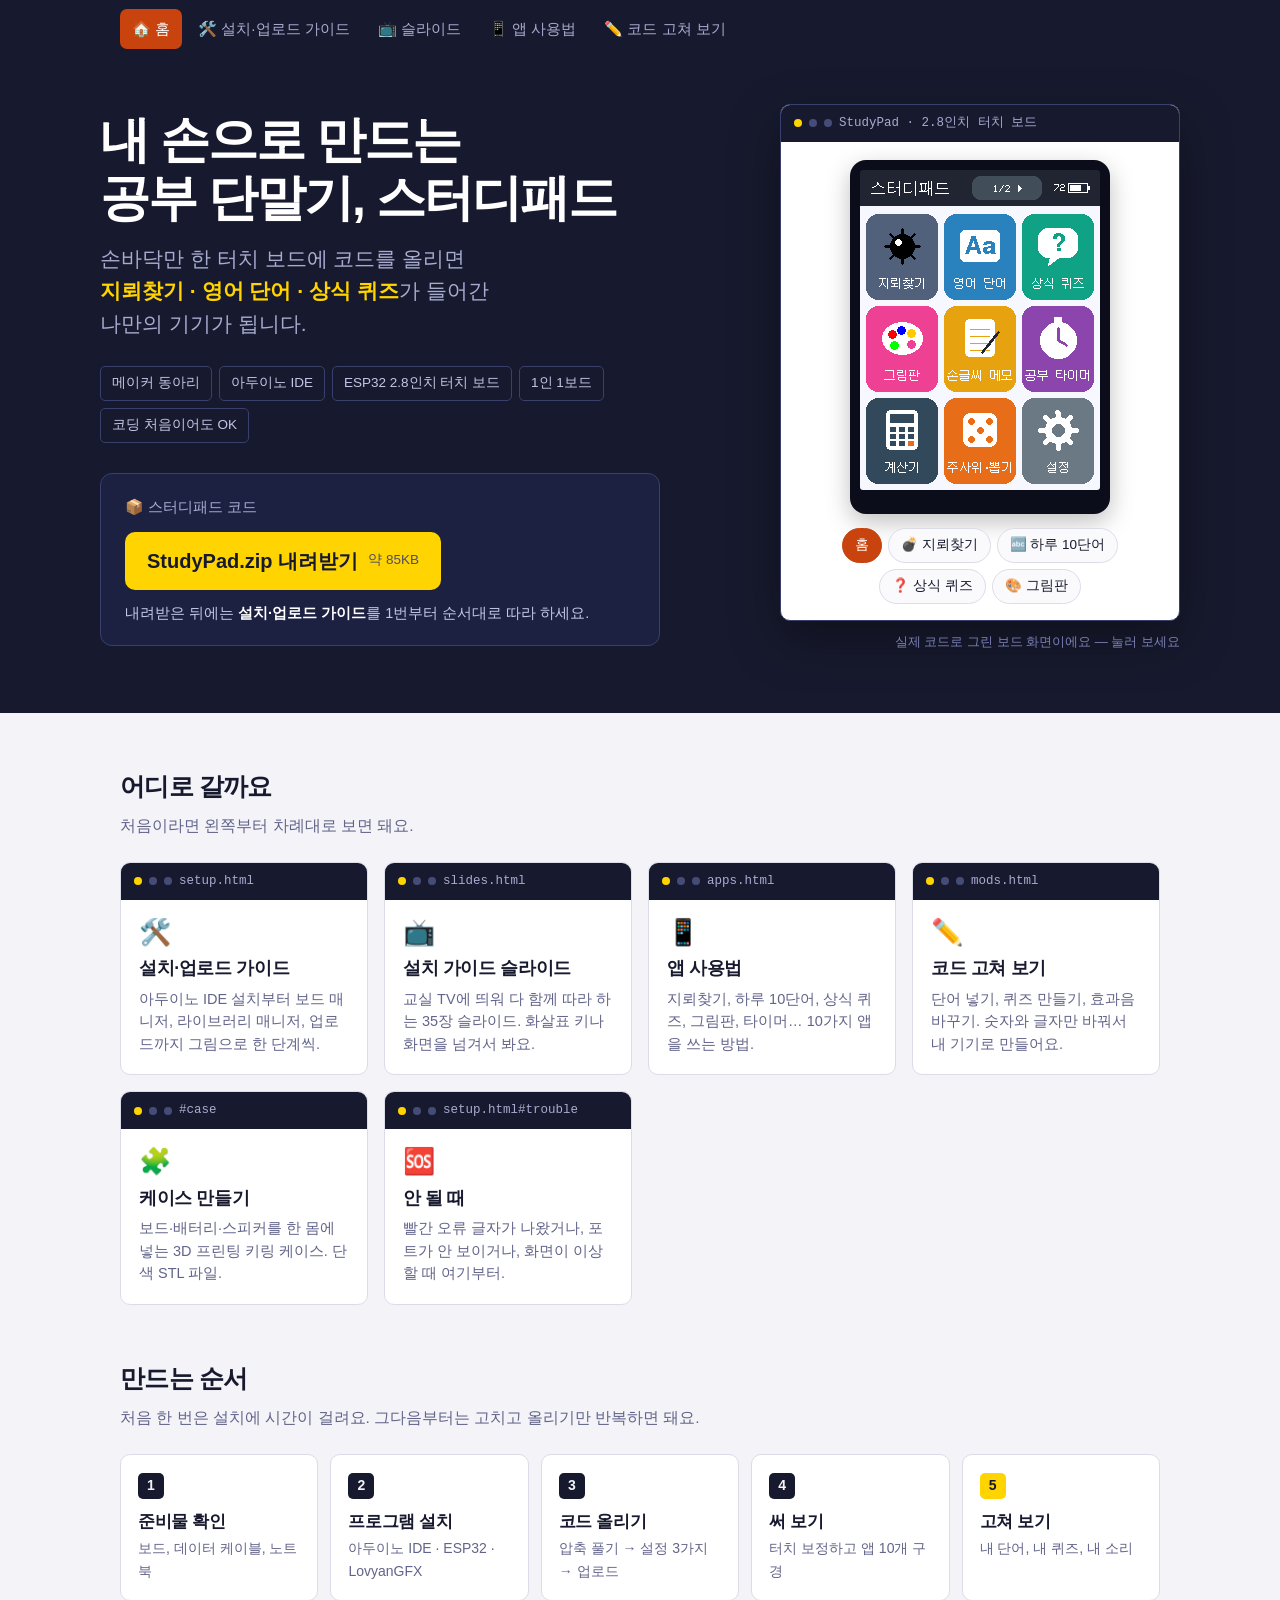
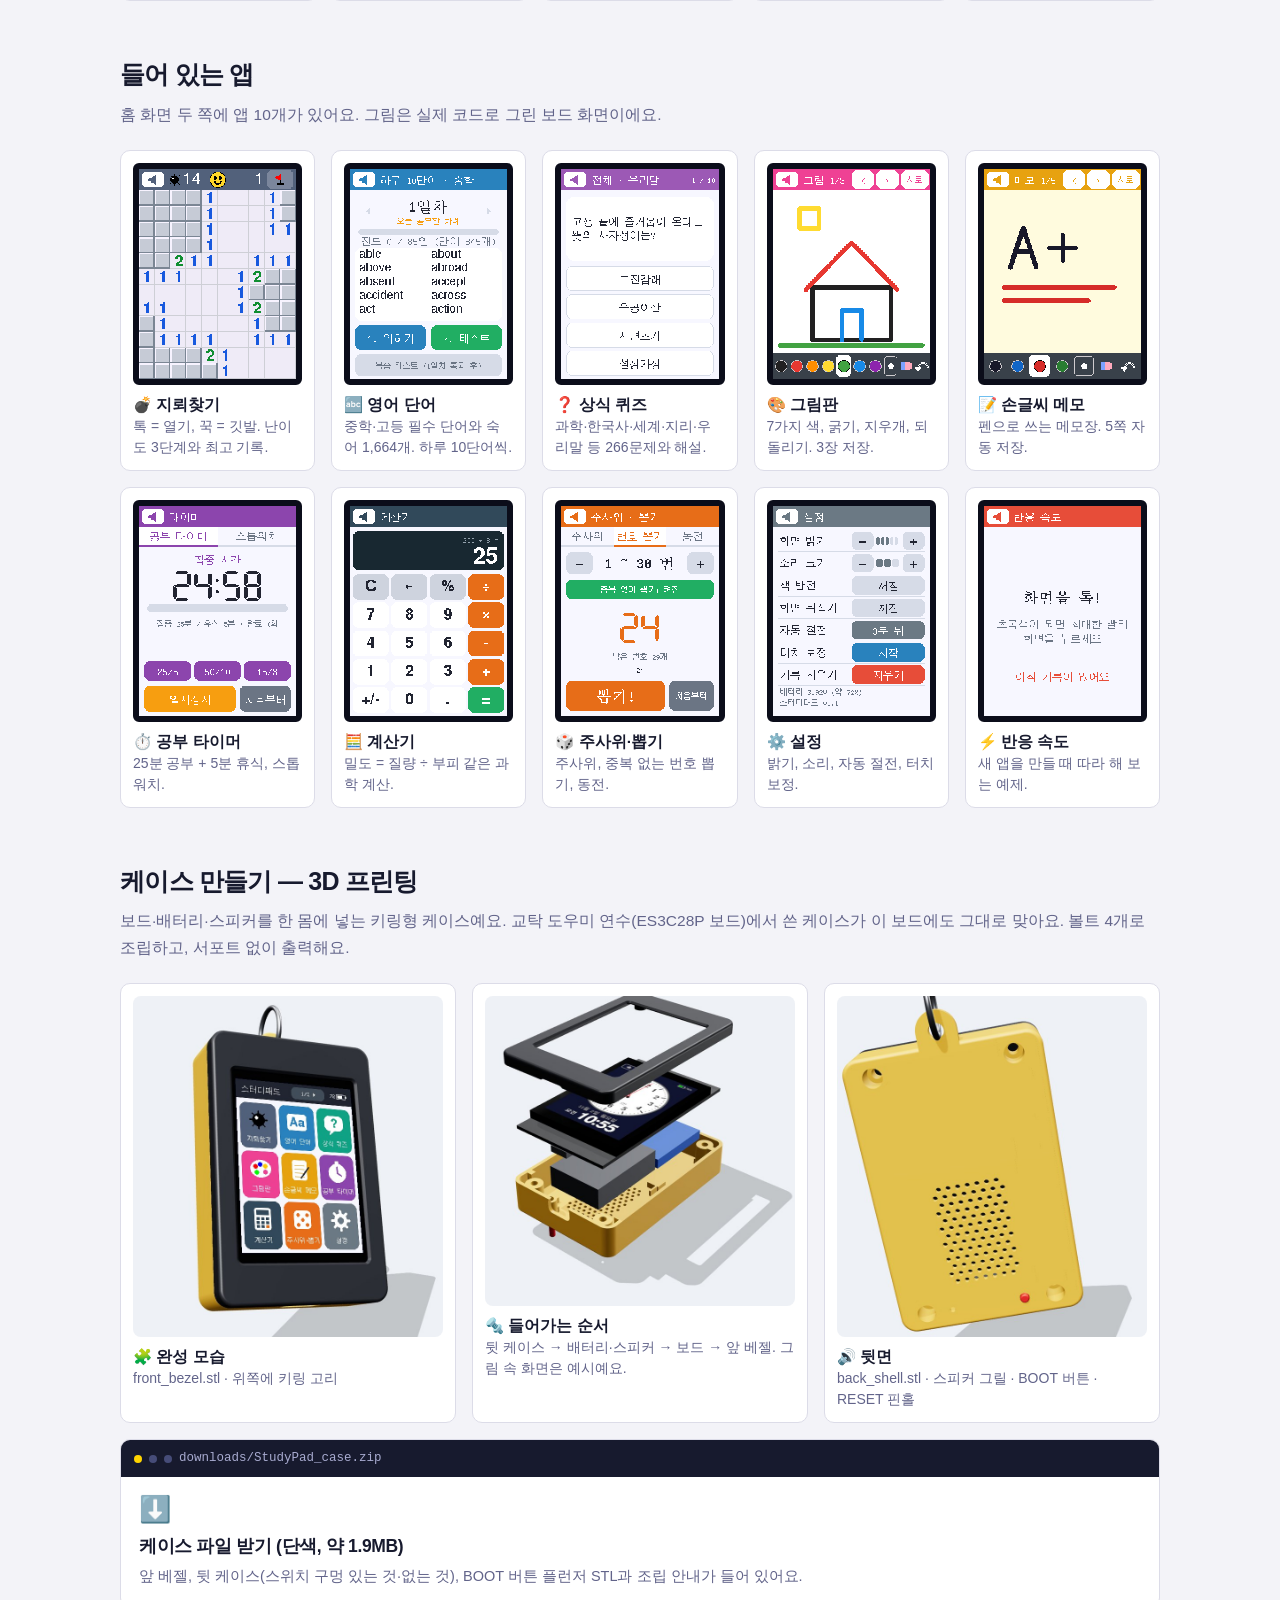
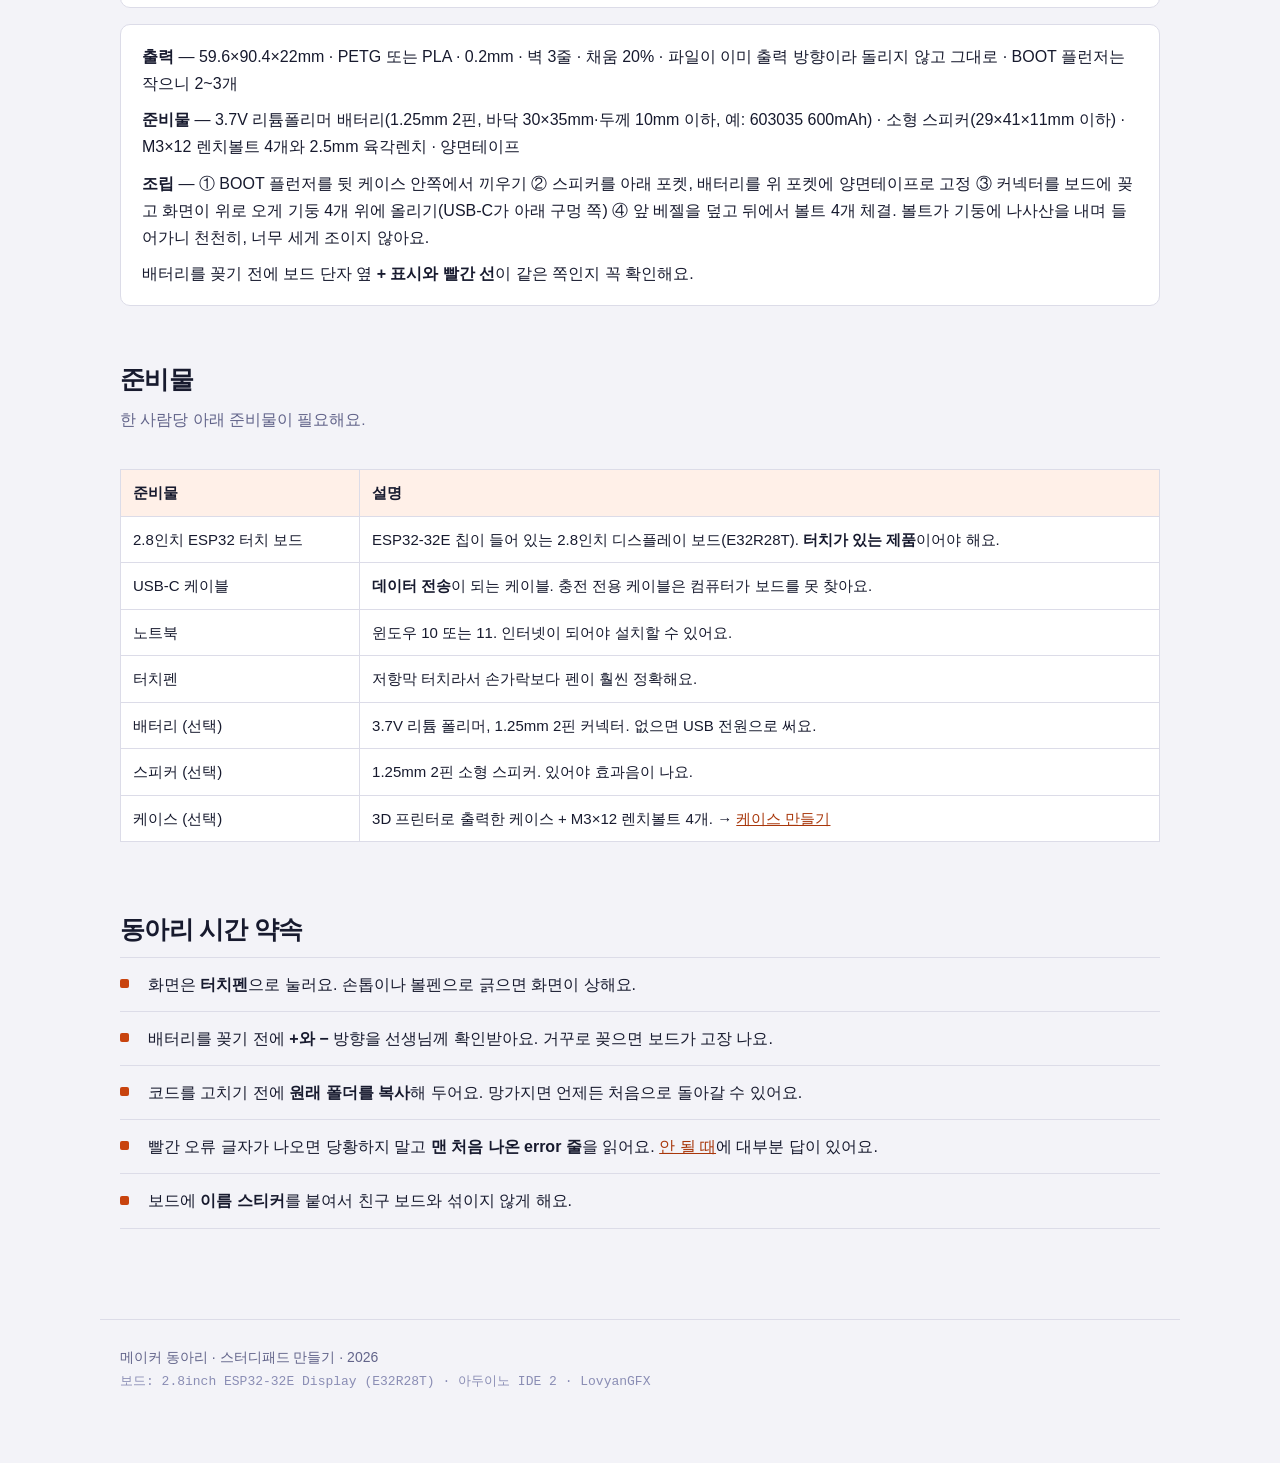
<file: index.html>
<!DOCTYPE html>
<html lang="ko">
<head>
<meta charset="utf-8">
<meta name="viewport" content="width=device-width, initial-scale=1.0">
<meta name="theme-color" content="#171A2E">
<title>스터디패드 만들기</title>
<link rel="stylesheet" href="style.css">
</head>
<body>
<nav><div class="in">
  <a class="on" href="index.html">🏠 홈</a>
  <a href="setup.html">🛠️ 설치·업로드 가이드</a>
  <a href="slides.html">📺 슬라이드</a>
  <a href="apps.html">📱 앱 사용법</a>
  <a href="mods.html">✏️ 코드 고쳐 보기</a>
</div></nav>

<header class="hero"><div class="in">
  <div>
    <h1>내 손으로 만드는<br>공부 단말기, 스터디패드</h1>
    <p class="say">손바닥만 한 터치 보드에 코드를 올리면<br><b>지뢰찾기 · 영어 단어 · 상식 퀴즈</b>가 들어간<br>나만의 기기가 됩니다.</p>
    <div class="badges">
      <span>메이커 동아리</span><span>아두이노 IDE</span><span>ESP32 2.8인치 터치 보드</span><span>1인 1보드</span><span>코딩 처음이어도 OK</span>
    </div>
    <div class="linkbox">
      <span class="cap">📦 스터디패드 코드</span>
      <a class="dl" href="downloads/StudyPad.zip">StudyPad.zip 내려받기 <small>약 85KB</small></a>
      <span class="how">내려받은 뒤에는 <b>설치·업로드 가이드</b>를 1번부터 순서대로 따라 하세요.</span>
    </div>
  </div>
  <figure style="margin:0">
    <div class="screen">
      <div class="chrome"><i></i><i></i><i></i><span>StudyPad · 2.8인치 터치 보드</span></div>
      <div class="demo">
        <div class="board"><img id="demoImg" src="shots/board_home.png" alt="스터디패드 홈 화면" width="240" height="320"></div>
        <div class="chips" role="group" aria-label="화면 바꿔 보기">
          <button type="button" data-img="board_home.png" aria-pressed="true">홈</button>
          <button type="button" data-img="board_mine_play.png" aria-pressed="false">💣 지뢰찾기</button>
          <button type="button" data-img="board_daily.png" aria-pressed="false">🔤 하루 10단어</button>
          <button type="button" data-img="board_quiz_q.png" aria-pressed="false">❓ 상식 퀴즈</button>
          <button type="button" data-img="board_paint.png" aria-pressed="false">🎨 그림판</button>
        </div>
      </div>
    </div>
    <figcaption>실제 코드로 그린 보드 화면이에요 — 눌러 보세요</figcaption>
  </figure>
</div></header>

<main>
  <section>
    <h2>어디로 갈까요</h2>
    <p class="lede">처음이라면 왼쪽부터 차례대로 보면 돼요.</p>
    <div class="pages">
      <a href="setup.html"><div class="screen"><div class="chrome"><i></i><i></i><i></i><span>setup.html</span></div>
        <div class="pad"><span class="em">🛠️</span><b>설치·업로드 가이드</b><p>아두이노 IDE 설치부터 보드 매니저, 라이브러리 매니저, 업로드까지 그림으로 한 단계씩.</p></div></div></a>
      <a href="slides.html"><div class="screen"><div class="chrome"><i></i><i></i><i></i><span>slides.html</span></div>
        <div class="pad"><span class="em">📺</span><b>설치 가이드 슬라이드</b><p>교실 TV에 띄워 다 함께 따라 하는 35장 슬라이드. 화살표 키나 화면을 넘겨서 봐요.</p></div></div></a>
      <a href="apps.html"><div class="screen"><div class="chrome"><i></i><i></i><i></i><span>apps.html</span></div>
        <div class="pad"><span class="em">📱</span><b>앱 사용법</b><p>지뢰찾기, 하루 10단어, 상식 퀴즈, 그림판, 타이머… 10가지 앱을 쓰는 방법.</p></div></div></a>
      <a href="mods.html"><div class="screen"><div class="chrome"><i></i><i></i><i></i><span>mods.html</span></div>
        <div class="pad"><span class="em">✏️</span><b>코드 고쳐 보기</b><p>단어 넣기, 퀴즈 만들기, 효과음 바꾸기. 숫자와 글자만 바꿔서 내 기기로 만들어요.</p></div></div></a>
      <a href="#case"><div class="screen"><div class="chrome"><i></i><i></i><i></i><span>#case</span></div>
        <div class="pad"><span class="em">🧩</span><b>케이스 만들기</b><p>보드·배터리·스피커를 한 몸에 넣는 3D 프린팅 키링 케이스. 단색 STL 파일.</p></div></div></a>
      <a href="setup.html#trouble"><div class="screen"><div class="chrome"><i></i><i></i><i></i><span>setup.html#trouble</span></div>
        <div class="pad"><span class="em">🆘</span><b>안 될 때</b><p>빨간 오류 글자가 나왔거나, 포트가 안 보이거나, 화면이 이상할 때 여기부터.</p></div></div></a>
    </div>
  </section>

  <section>
    <h2>만드는 순서</h2>
    <p class="lede">처음 한 번은 설치에 시간이 걸려요. 그다음부터는 고치고 올리기만 반복하면 돼요.</p>
    <div class="flow">
      <a href="setup.html#s1"><span class="sn">1</span><b>준비물 확인</b><span>보드, 데이터 케이블, 노트북</span></a>
      <a href="setup.html#s2"><span class="sn">2</span><b>프로그램 설치</b><span>아두이노 IDE · ESP32 · LovyanGFX</span></a>
      <a href="setup.html#s7"><span class="sn">3</span><b>코드 올리기</b><span>압축 풀기 → 설정 3가지 → 업로드</span></a>
      <a href="apps.html"><span class="sn">4</span><b>써 보기</b><span>터치 보정하고 앱 10개 구경</span></a>
      <a href="mods.html"><span class="sn">5</span><b>고쳐 보기</b><span>내 단어, 내 퀴즈, 내 소리</span></a>
    </div>
  </section>

  <section>
    <h2>들어 있는 앱</h2>
    <p class="lede">홈 화면 두 쪽에 앱 10개가 있어요. 그림은 실제 코드로 그린 보드 화면이에요.</p>
    <div class="gallery">
      <figure><img src="shots/board_mine_play.png" alt="지뢰찾기 게임 화면" loading="lazy"><figcaption><b>💣 지뢰찾기</b>톡 = 열기, 꾹 = 깃발. 난이도 3단계와 최고 기록.</figcaption></figure>
      <figure><img src="shots/board_daily.png" alt="하루 10단어 화면" loading="lazy"><figcaption><b>🔤 영어 단어</b>중학·고등 필수 단어와 숙어 1,664개. 하루 10단어씩.</figcaption></figure>
      <figure><img src="shots/board_quiz_q.png" alt="상식 퀴즈 문제 화면" loading="lazy"><figcaption><b>❓ 상식 퀴즈</b>과학·한국사·세계·지리·우리말 등 266문제와 해설.</figcaption></figure>
      <figure><img src="shots/board_paint.png" alt="그림판 화면" loading="lazy"><figcaption><b>🎨 그림판</b>7가지 색, 굵기, 지우개, 되돌리기. 3장 저장.</figcaption></figure>
      <figure><img src="shots/board_memo.png" alt="손글씨 메모 화면" loading="lazy"><figcaption><b>📝 손글씨 메모</b>펜으로 쓰는 메모장. 5쪽 자동 저장.</figcaption></figure>
      <figure><img src="shots/board_timer.png" alt="공부 타이머 화면" loading="lazy"><figcaption><b>⏱️ 공부 타이머</b>25분 공부 + 5분 휴식, 스톱워치.</figcaption></figure>
      <figure><img src="shots/board_calc.png" alt="계산기 화면" loading="lazy"><figcaption><b>🧮 계산기</b>밀도 = 질량 ÷ 부피 같은 과학 계산.</figcaption></figure>
      <figure><img src="shots/board_pick.png" alt="번호 뽑기 화면" loading="lazy"><figcaption><b>🎲 주사위·뽑기</b>주사위, 중복 없는 번호 뽑기, 동전.</figcaption></figure>
      <figure><img src="shots/board_settings.png" alt="설정 화면" loading="lazy"><figcaption><b>⚙️ 설정</b>밝기, 소리, 자동 절전, 터치 보정.</figcaption></figure>
      <figure><img src="shots/board_react.png" alt="반응 속도 게임 화면" loading="lazy"><figcaption><b>⚡ 반응 속도</b>새 앱을 만들 때 따라 해 보는 예제.</figcaption></figure>
    </div>
  </section>

  <section id="case">
    <h2>케이스 만들기 — 3D 프린팅</h2>
    <p class="lede">보드·배터리·스피커를 한 몸에 넣는 키링형 케이스예요. 교탁 도우미 연수(ES3C28P 보드)에서 쓴 케이스가 이 보드에도 그대로 맞아요. 볼트 4개로 조립하고, 서포트 없이 출력해요.</p>
    <div class="gallery photo">
      <figure><img src="shots/case_front.jpg" alt="케이스에 넣은 스터디패드 앞모습" loading="lazy"><figcaption><b>🧩 완성 모습</b>front_bezel.stl · 위쪽에 키링 고리</figcaption></figure>
      <figure><img src="shots/case_exploded.jpg" alt="케이스 분해도" loading="lazy"><figcaption><b>🔩 들어가는 순서</b>뒷 케이스 → 배터리·스피커 → 보드 → 앞 베젤. 그림 속 화면은 예시예요.</figcaption></figure>
      <figure><img src="shots/case_back.jpg" alt="케이스 뒷면" loading="lazy"><figcaption><b>🔊 뒷면</b>back_shell.stl · 스피커 그릴 · BOOT 버튼 · RESET 핀홀</figcaption></figure>
    </div>
    <div class="pages" style="margin-top:16px">
      <a href="downloads/StudyPad_case.zip"><div class="screen"><div class="chrome"><i></i><i></i><i></i><span>downloads/StudyPad_case.zip</span></div>
        <div class="pad"><span class="em">⬇️</span><b>케이스 파일 받기 (단색, 약 1.9MB)</b><p>앞 베젤, 뒷 케이스(스위치 구멍 있는 것·없는 것), BOOT 버튼 플런저 STL과 조립 안내가 들어 있어요.</p></div></div></a>
    </div>
    <div class="after">
      <p><b>출력</b> — 59.6×90.4×22mm · PETG 또는 PLA · 0.2mm · 벽 3줄 · 채움 20% · 파일이 이미 출력 방향이라 돌리지 않고 그대로 · BOOT 플런저는 작으니 2~3개</p>
      <p><b>준비물</b> — 3.7V 리튬폴리머 배터리(1.25mm 2핀, 바닥 30×35mm·두께 10mm 이하, 예: 603035 600mAh) · 소형 스피커(29×41×11mm 이하) · M3×12 렌치볼트 4개와 2.5mm 육각렌치 · 양면테이프</p>
      <p><b>조립</b> — ① BOOT 플런저를 뒷 케이스 안쪽에서 끼우기 ② 스피커를 아래 포켓, 배터리를 위 포켓에 양면테이프로 고정 ③ 커넥터를 보드에 꽂고 화면이 위로 오게 기둥 4개 위에 올리기(USB-C가 아래 구멍 쪽) ④ 앞 베젤을 덮고 뒤에서 볼트 4개 체결. 볼트가 기둥에 나사산을 내며 들어가니 천천히, 너무 세게 조이지 않아요.</p>
      <p>배터리를 꽂기 전에 보드 단자 옆 <b>+ 표시와 빨간 선</b>이 같은 쪽인지 꼭 확인해요.</p>
    </div>
  </section>

  <section>
    <h2>준비물</h2>
    <p class="lede">한 사람당 아래 준비물이 필요해요.</p>
    <div class="tbl"><table>
      <thead><tr><th>준비물</th><th>설명</th></tr></thead>
      <tbody>
        <tr><td>2.8인치 ESP32 터치 보드</td><td>ESP32-32E 칩이 들어 있는 2.8인치 디스플레이 보드(E32R28T). <b>터치가 있는 제품</b>이어야 해요.</td></tr>
        <tr><td>USB-C 케이블</td><td><b>데이터 전송</b>이 되는 케이블. 충전 전용 케이블은 컴퓨터가 보드를 못 찾아요.</td></tr>
        <tr><td>노트북</td><td>윈도우 10 또는 11. 인터넷이 되어야 설치할 수 있어요.</td></tr>
        <tr><td>터치펜</td><td>저항막 터치라서 손가락보다 펜이 훨씬 정확해요.</td></tr>
        <tr><td>배터리 (선택)</td><td>3.7V 리튬 폴리머, 1.25mm 2핀 커넥터. 없으면 USB 전원으로 써요.</td></tr>
        <tr><td>스피커 (선택)</td><td>1.25mm 2핀 소형 스피커. 있어야 효과음이 나요.</td></tr>
        <tr><td>케이스 (선택)</td><td>3D 프린터로 출력한 케이스 + M3×12 렌치볼트 4개. → <a href="#case">케이스 만들기</a></td></tr>
      </tbody>
    </table></div>
  </section>

  <section>
    <h2>동아리 시간 약속</h2>
    <ul class="rules">
      <li>화면은 <b>터치펜</b>으로 눌러요. 손톱이나 볼펜으로 긁으면 화면이 상해요.</li>
      <li>배터리를 꽂기 전에 <b>+와 −</b> 방향을 선생님께 확인받아요. 거꾸로 꽂으면 보드가 고장 나요.</li>
      <li>코드를 고치기 전에 <b>원래 폴더를 복사</b>해 두어요. 망가지면 언제든 처음으로 돌아갈 수 있어요.</li>
      <li>빨간 오류 글자가 나오면 당황하지 말고 <b>맨 처음 나온 error 줄</b>을 읽어요. <a href="setup.html#trouble">안 될 때</a>에 대부분 답이 있어요.</li>
      <li>보드에 <b>이름 스티커</b>를 붙여서 친구 보드와 섞이지 않게 해요.</li>
    </ul>
  </section>
</main>

<footer>
  메이커 동아리 · 스터디패드 만들기 · 2026<br>
  <span class="url">보드: 2.8inch ESP32-32E Display (E32R28T) · 아두이노 IDE 2 · LovyanGFX</span>
</footer>

<script>
  (function () {
    var img = document.getElementById('demoImg');
    var btns = document.querySelectorAll('.chips button');
    btns.forEach(function (b) {
      b.addEventListener('click', function () {
        img.src = 'shots/' + b.dataset.img;
        btns.forEach(function (x) { x.setAttribute('aria-pressed', x === b ? 'true' : 'false'); });
      });
    });
  })();
</script>
</body>
</html>
</file>
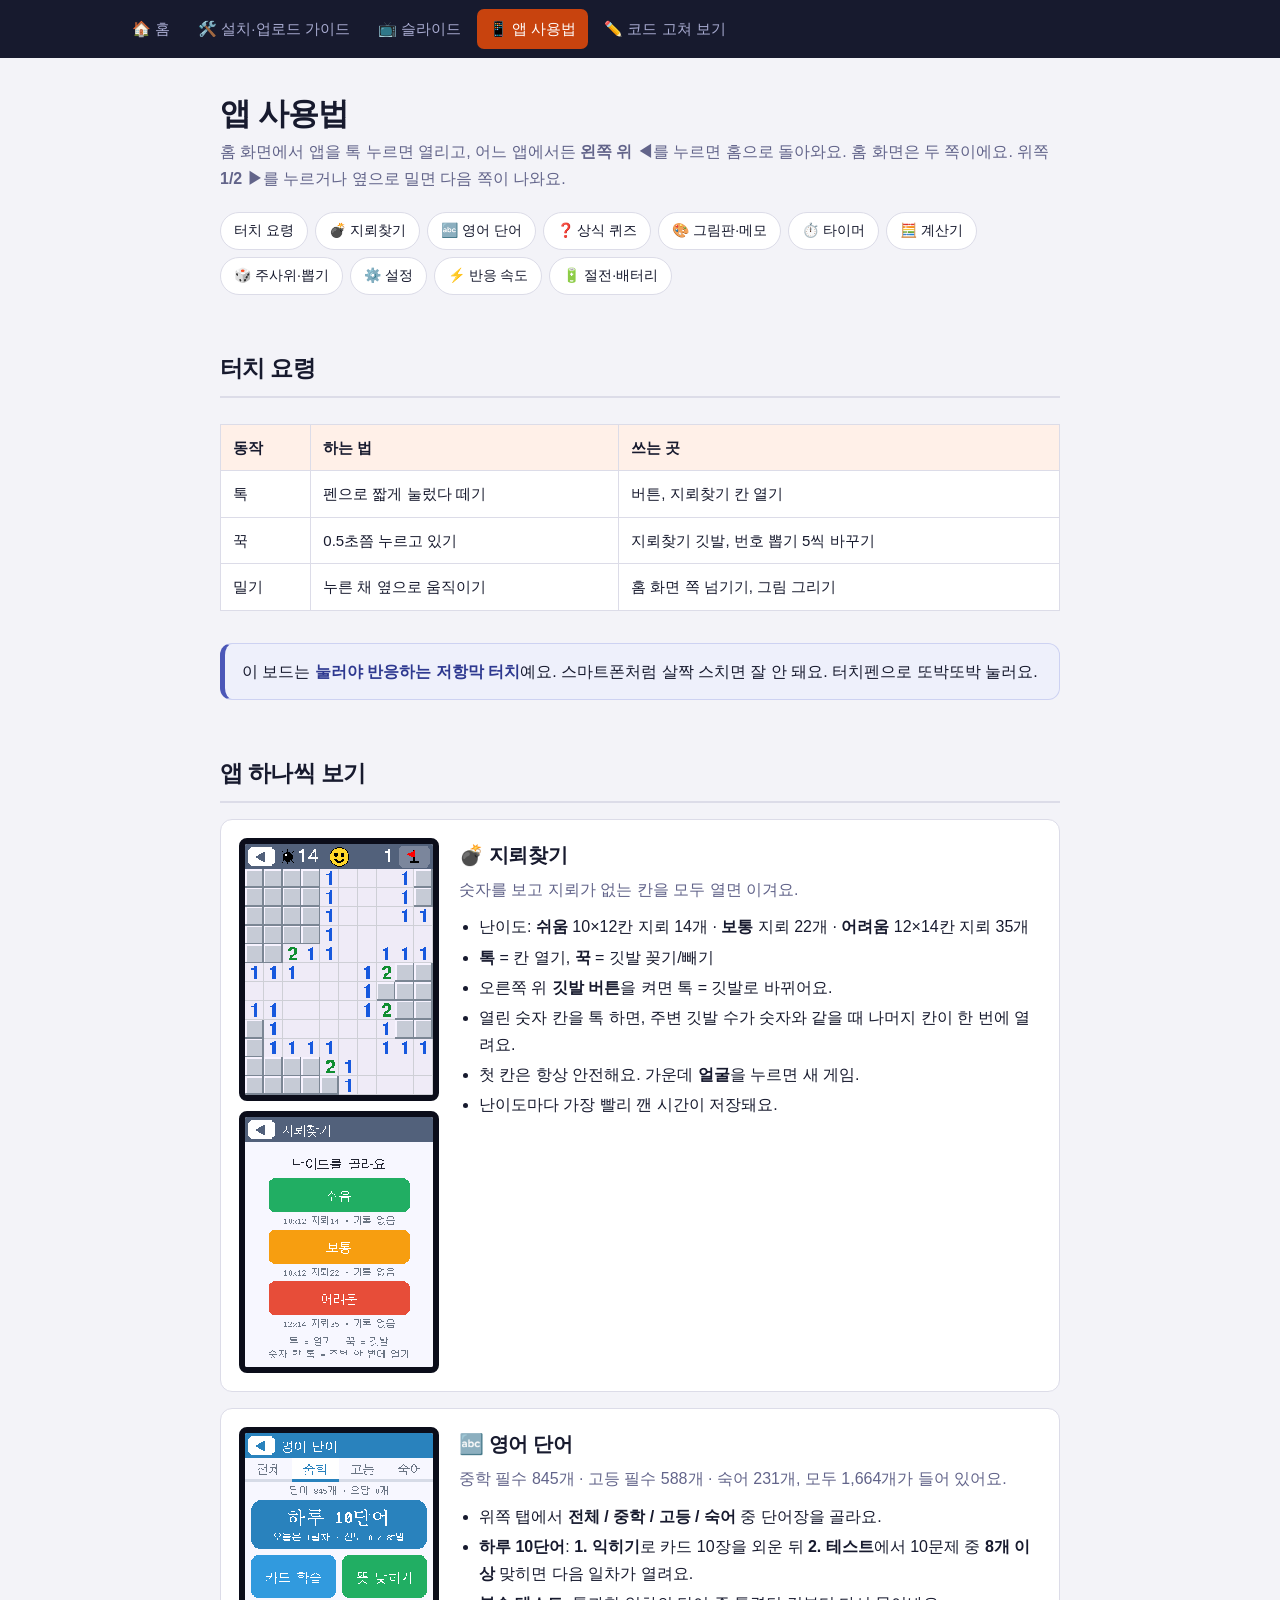
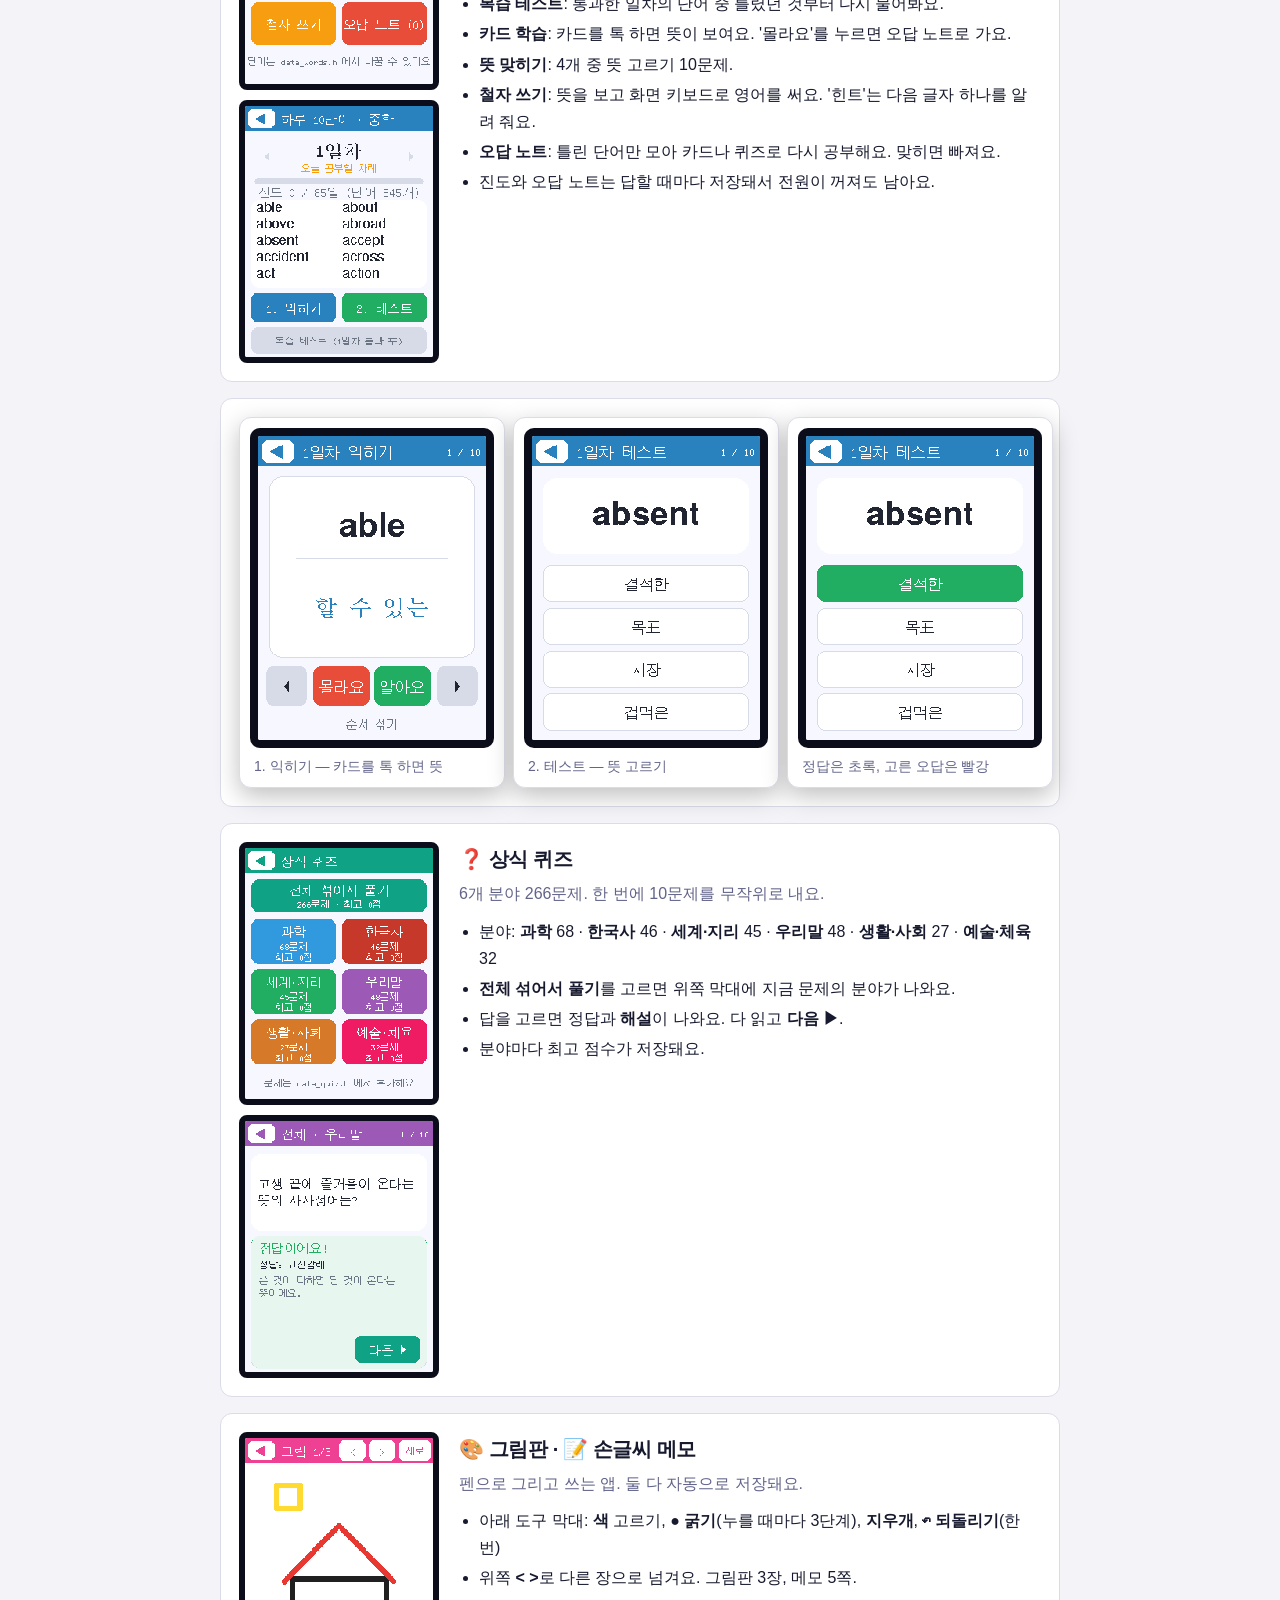
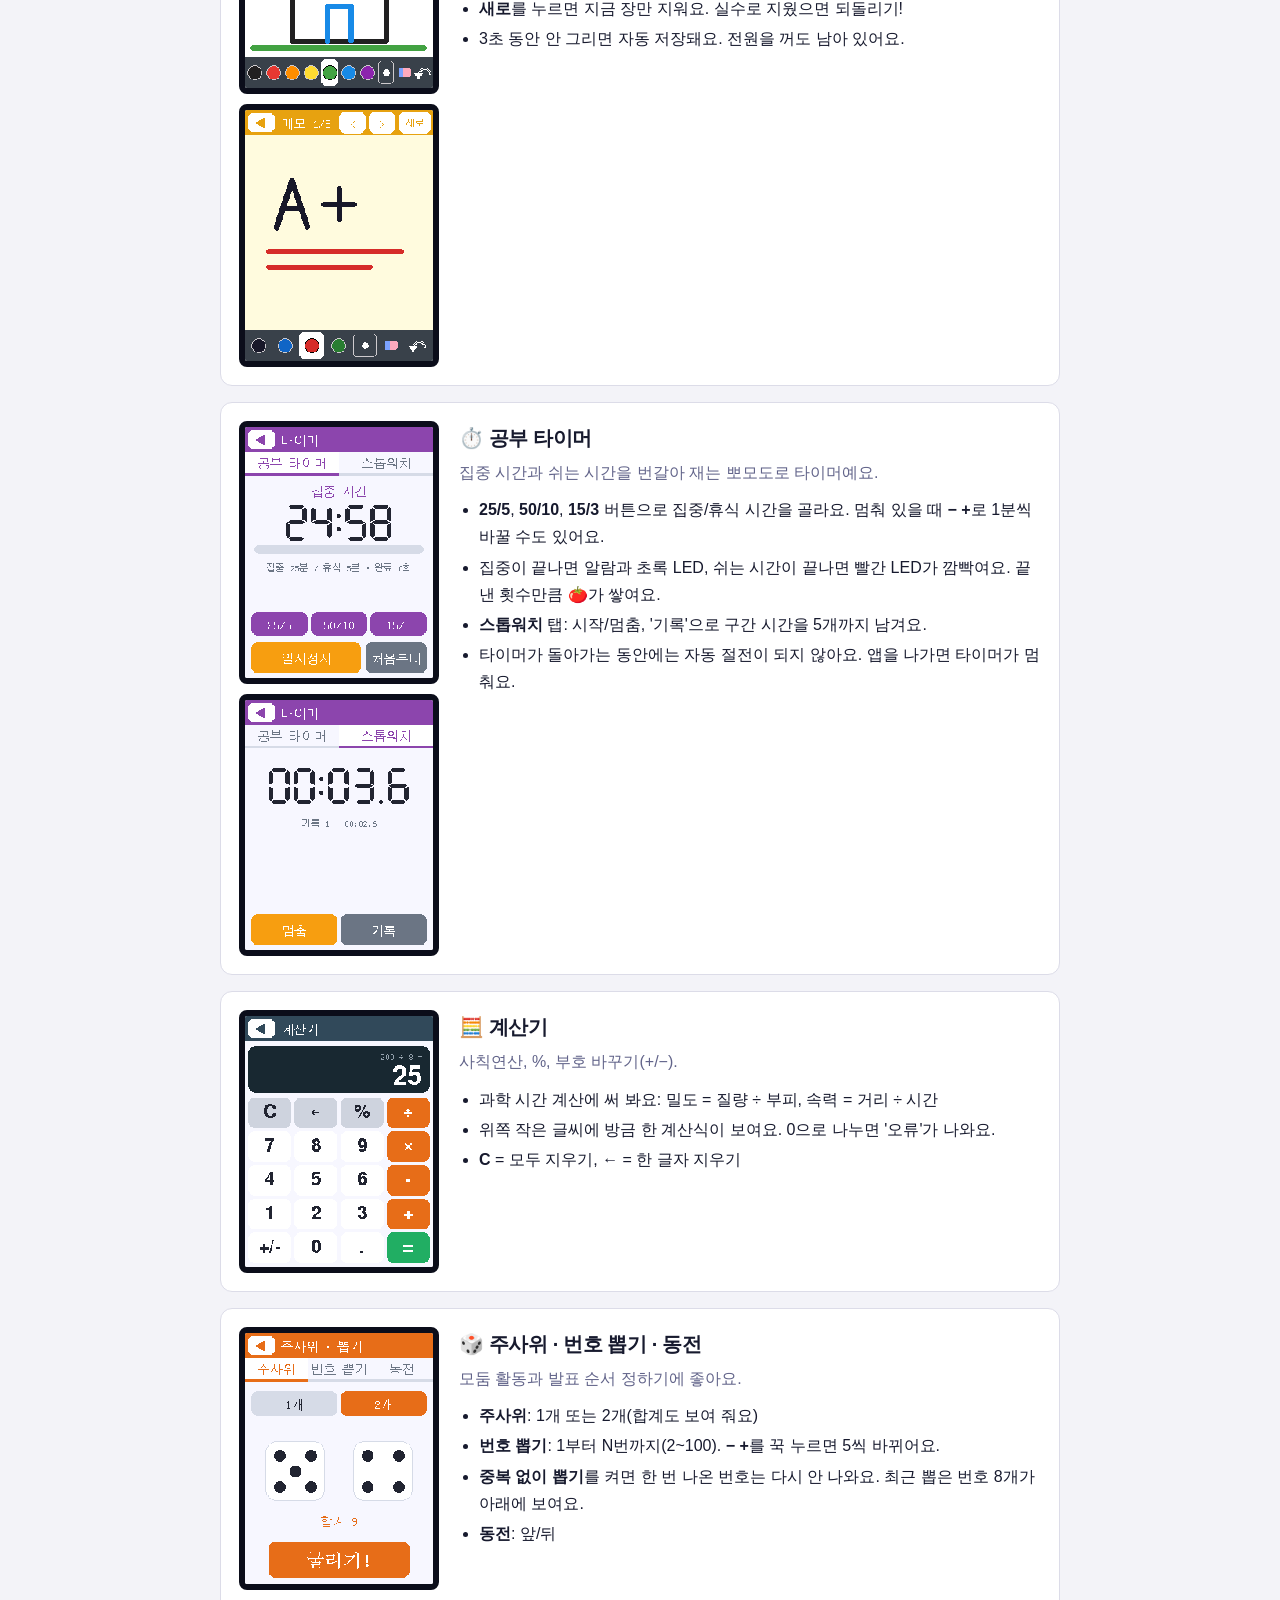
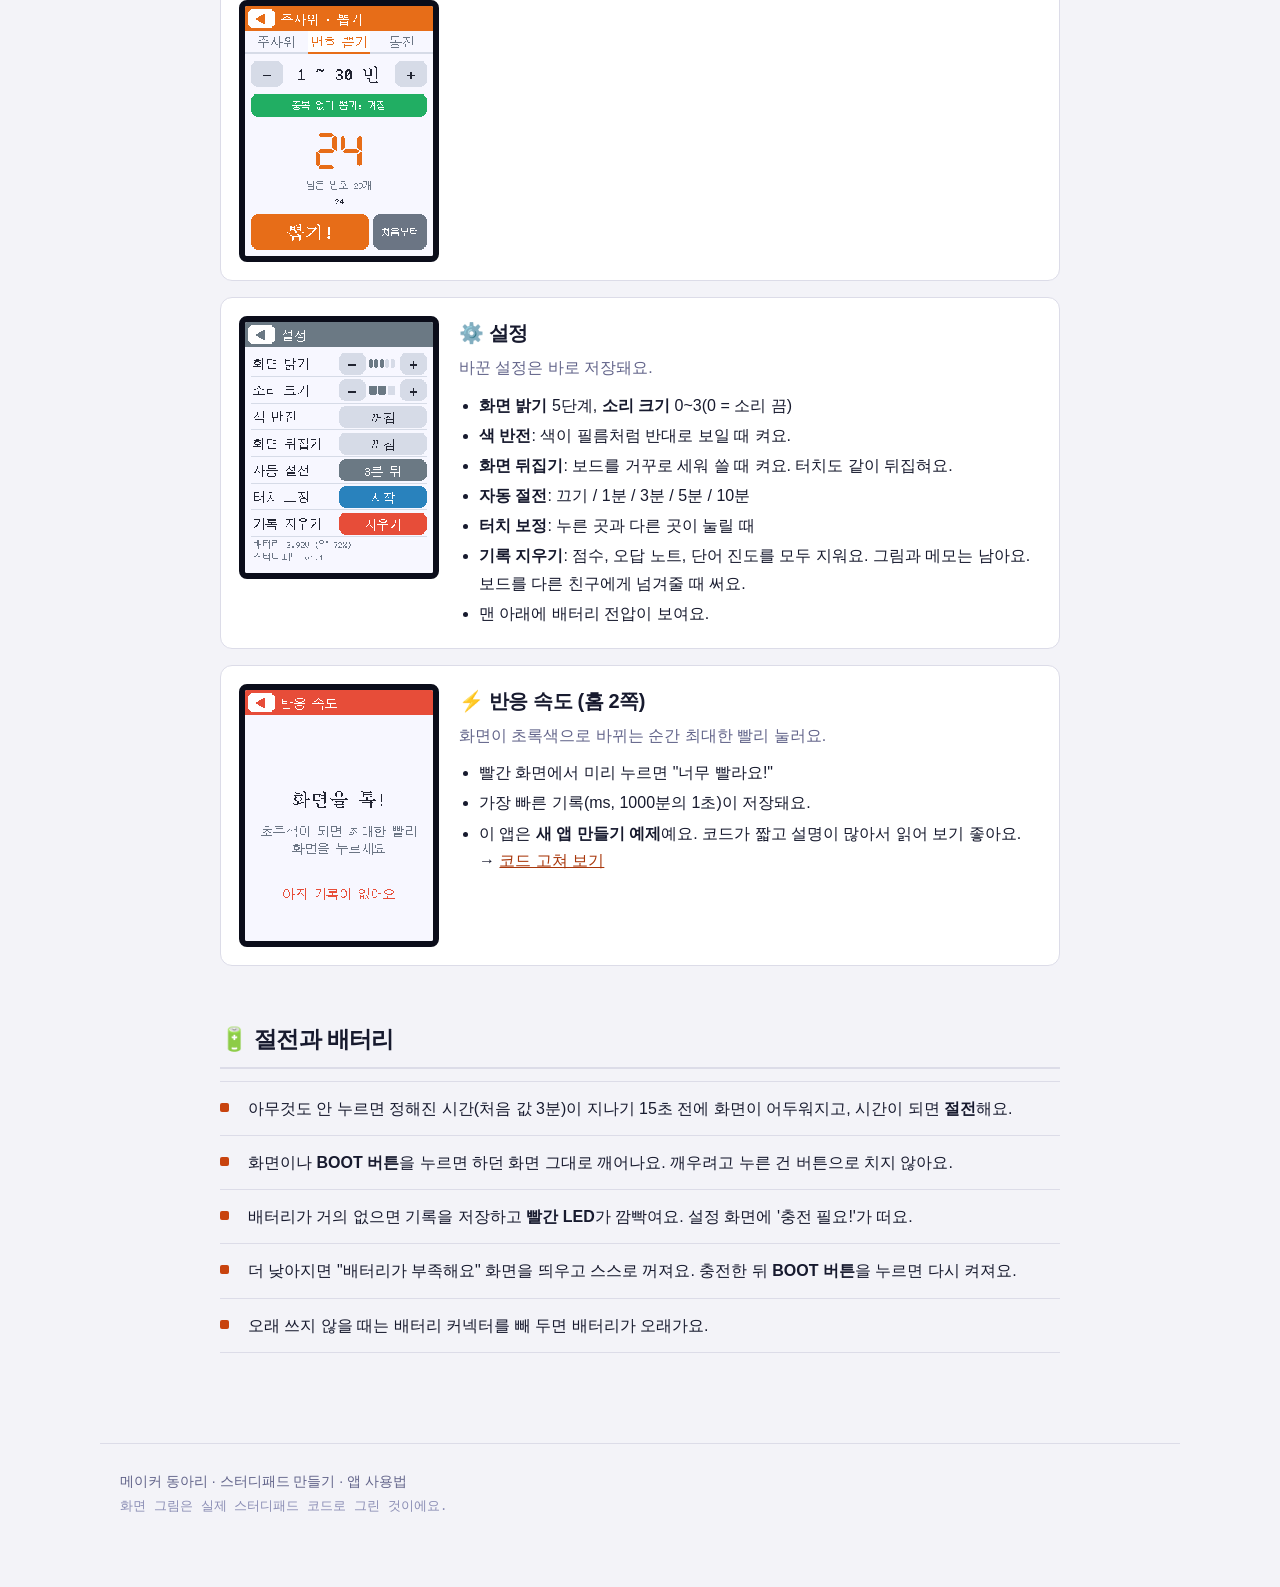
<file: apps.html>
<!DOCTYPE html>
<html lang="ko">
<head>
<meta charset="utf-8">
<meta name="viewport" content="width=device-width, initial-scale=1.0">
<meta name="theme-color" content="#171A2E">
<title>앱 사용법 · 스터디패드</title>
<link rel="stylesheet" href="style.css">
</head>
<body>
<nav><div class="in">
  <a href="index.html">🏠 홈</a>
  <a href="setup.html">🛠️ 설치·업로드 가이드</a>
  <a href="slides.html">📺 슬라이드</a>
  <a class="on" href="apps.html">📱 앱 사용법</a>
  <a href="mods.html">✏️ 코드 고쳐 보기</a>
</div></nav>

<main class="doc">
  <h1>앱 사용법</h1>
  <p class="lead">홈 화면에서 앱을 톡 누르면 열리고, 어느 앱에서든 <b>왼쪽 위 ◀</b>를 누르면 홈으로 돌아와요. 홈 화면은 두 쪽이에요. 위쪽 <b>1/2 ▶</b>를 누르거나 옆으로 밀면 다음 쪽이 나와요.</p>
  <div class="jump">
    <a href="#touch">터치 요령</a><a href="#mine">💣 지뢰찾기</a><a href="#words">🔤 영어 단어</a><a href="#quiz">❓ 상식 퀴즈</a><a href="#paint">🎨 그림판·메모</a>
    <a href="#timer">⏱️ 타이머</a><a href="#calc">🧮 계산기</a><a href="#random">🎲 주사위·뽑기</a><a href="#settings">⚙️ 설정</a><a href="#react">⚡ 반응 속도</a><a href="#power">🔋 절전·배터리</a>
  </div>

  <h2 id="touch">터치 요령</h2>
  <div class="tbl"><table>
    <thead><tr><th>동작</th><th>하는 법</th><th>쓰는 곳</th></tr></thead>
    <tbody>
      <tr><td>톡</td><td>펜으로 짧게 눌렀다 떼기</td><td>버튼, 지뢰찾기 칸 열기</td></tr>
      <tr><td>꾹</td><td>0.5초쯤 누르고 있기</td><td>지뢰찾기 깃발, 번호 뽑기 5씩 바꾸기</td></tr>
      <tr><td>밀기</td><td>누른 채 옆으로 움직이기</td><td>홈 화면 쪽 넘기기, 그림 그리기</td></tr>
    </tbody>
  </table></div>
  <div class="note"><p>이 보드는 <b>눌러야 반응하는 저항막 터치</b>예요. 스마트폰처럼 살짝 스치면 잘 안 돼요. 터치펜으로 또박또박 눌러요.</p></div>

  <h2 id="apps-list">앱 하나씩 보기</h2>

  <div class="app" id="mine">
    <div class="pics"><img src="shots/board_mine_play.png" alt="지뢰찾기 게임 중" loading="lazy"><img src="shots/board_mine_levels.png" alt="지뢰찾기 난이도 고르기" loading="lazy"></div>
    <div><h3>💣 지뢰찾기</h3><p class="one">숫자를 보고 지뢰가 없는 칸을 모두 열면 이겨요.</p>
      <ul>
        <li>난이도: <b>쉬움</b> 10×12칸 지뢰 14개 · <b>보통</b> 지뢰 22개 · <b>어려움</b> 12×14칸 지뢰 35개</li>
        <li><b>톡</b> = 칸 열기, <b>꾹</b> = 깃발 꽂기/빼기</li>
        <li>오른쪽 위 <b>깃발 버튼</b>을 켜면 톡 = 깃발로 바뀌어요.</li>
        <li>열린 숫자 칸을 톡 하면, 주변 깃발 수가 숫자와 같을 때 나머지 칸이 한 번에 열려요.</li>
        <li>첫 칸은 항상 안전해요. 가운데 <b>얼굴</b>을 누르면 새 게임.</li>
        <li>난이도마다 가장 빨리 깬 시간이 저장돼요.</li>
      </ul></div>
  </div>

  <div class="app" id="words">
    <div class="pics"><img src="shots/board_words.png" alt="영어 단어 첫 화면" loading="lazy"><img src="shots/board_daily.png" alt="하루 10단어" loading="lazy"></div>
    <div><h3>🔤 영어 단어</h3><p class="one">중학 필수 845개 · 고등 필수 588개 · 숙어 231개, 모두 1,664개가 들어 있어요.</p>
      <ul>
        <li>위쪽 탭에서 <b>전체 / 중학 / 고등 / 숙어</b> 중 단어장을 골라요.</li>
        <li><b>하루 10단어</b>: <b>1. 익히기</b>로 카드 10장을 외운 뒤 <b>2. 테스트</b>에서 10문제 중 <b>8개 이상</b> 맞히면 다음 일차가 열려요.</li>
        <li><b>복습 테스트</b>: 통과한 일차의 단어 중 틀렸던 것부터 다시 물어봐요.</li>
        <li><b>카드 학습</b>: 카드를 톡 하면 뜻이 보여요. '몰라요'를 누르면 오답 노트로 가요.</li>
        <li><b>뜻 맞히기</b>: 4개 중 뜻 고르기 10문제.</li>
        <li><b>철자 쓰기</b>: 뜻을 보고 화면 키보드로 영어를 써요. '힌트'는 다음 글자 하나를 알려 줘요.</li>
        <li><b>오답 노트</b>: 틀린 단어만 모아 카드나 퀴즈로 다시 공부해요. 맞히면 빠져요.</li>
        <li>진도와 오답 노트는 답할 때마다 저장돼서 전원이 꺼져도 남아요.</li>
      </ul></div>
  </div>

  <div class="app" id="words-flow" style="grid-template-columns:repeat(auto-fit,minmax(min(100%,150px),1fr))">
    <figure class="shot board" style="margin:0"><img src="shots/board_learn.png" alt="1일차 익히기 카드" loading="lazy"><figcaption>1. 익히기 — 카드를 톡 하면 뜻</figcaption></figure>
    <figure class="shot board" style="margin:0"><img src="shots/board_test.png" alt="1일차 테스트 문제" loading="lazy"><figcaption>2. 테스트 — 뜻 고르기</figcaption></figure>
    <figure class="shot board" style="margin:0"><img src="shots/board_test_answer.png" alt="정답 표시" loading="lazy"><figcaption>정답은 초록, 고른 오답은 빨강</figcaption></figure>
  </div>

  <div class="app" id="quiz">
    <div class="pics"><img src="shots/board_quiz.png" alt="상식 퀴즈 분야 고르기" loading="lazy"><img src="shots/board_quiz_ex.png" alt="퀴즈 해설" loading="lazy"></div>
    <div><h3>❓ 상식 퀴즈</h3><p class="one">6개 분야 266문제. 한 번에 10문제를 무작위로 내요.</p>
      <ul>
        <li>분야: <b>과학</b> 68 · <b>한국사</b> 46 · <b>세계·지리</b> 45 · <b>우리말</b> 48 · <b>생활·사회</b> 27 · <b>예술·체육</b> 32</li>
        <li><b>전체 섞어서 풀기</b>를 고르면 위쪽 막대에 지금 문제의 분야가 나와요.</li>
        <li>답을 고르면 정답과 <b>해설</b>이 나와요. 다 읽고 <b>다음 ▶</b>.</li>
        <li>분야마다 최고 점수가 저장돼요.</li>
      </ul></div>
  </div>

  <div class="app" id="paint">
    <div class="pics"><img src="shots/board_paint.png" alt="그림판" loading="lazy"><img src="shots/board_memo.png" alt="손글씨 메모" loading="lazy"></div>
    <div><h3>🎨 그림판 · 📝 손글씨 메모</h3><p class="one">펜으로 그리고 쓰는 앱. 둘 다 자동으로 저장돼요.</p>
      <ul>
        <li>아래 도구 막대: <b>색</b> 고르기, <b>● 굵기</b>(누를 때마다 3단계), <b>지우개</b>, <b>↶ 되돌리기</b>(한 번)</li>
        <li>위쪽 <b>&lt; &gt;</b>로 다른 장으로 넘겨요. 그림판 3장, 메모 5쪽.</li>
        <li><b>새로</b>를 누르면 지금 장만 지워요. 실수로 지웠으면 되돌리기!</li>
        <li>3초 동안 안 그리면 자동 저장돼요. 전원을 꺼도 남아 있어요.</li>
      </ul></div>
  </div>

  <div class="app" id="timer">
    <div class="pics"><img src="shots/board_timer.png" alt="공부 타이머" loading="lazy"><img src="shots/board_stopwatch.png" alt="스톱워치" loading="lazy"></div>
    <div><h3>⏱️ 공부 타이머</h3><p class="one">집중 시간과 쉬는 시간을 번갈아 재는 뽀모도로 타이머예요.</p>
      <ul>
        <li><b>25/5</b>, <b>50/10</b>, <b>15/3</b> 버튼으로 집중/휴식 시간을 골라요. 멈춰 있을 때 <b>− +</b>로 1분씩 바꿀 수도 있어요.</li>
        <li>집중이 끝나면 알람과 초록 LED, 쉬는 시간이 끝나면 빨간 LED가 깜빡여요. 끝낸 횟수만큼 🍅가 쌓여요.</li>
        <li><b>스톱워치</b> 탭: 시작/멈춤, '기록'으로 구간 시간을 5개까지 남겨요.</li>
        <li>타이머가 돌아가는 동안에는 자동 절전이 되지 않아요. 앱을 나가면 타이머가 멈춰요.</li>
      </ul></div>
  </div>

  <div class="app" id="calc">
    <div class="pics"><img src="shots/board_calc.png" alt="계산기" loading="lazy"></div>
    <div><h3>🧮 계산기</h3><p class="one">사칙연산, %, 부호 바꾸기(+/−).</p>
      <ul>
        <li>과학 시간 계산에 써 봐요: 밀도 = 질량 ÷ 부피, 속력 = 거리 ÷ 시간</li>
        <li>위쪽 작은 글씨에 방금 한 계산식이 보여요. 0으로 나누면 '오류'가 나와요.</li>
        <li><b>C</b> = 모두 지우기, <b>←</b> = 한 글자 지우기</li>
      </ul></div>
  </div>

  <div class="app" id="random">
    <div class="pics"><img src="shots/board_dice.png" alt="주사위" loading="lazy"><img src="shots/board_pick.png" alt="번호 뽑기" loading="lazy"></div>
    <div><h3>🎲 주사위 · 번호 뽑기 · 동전</h3><p class="one">모둠 활동과 발표 순서 정하기에 좋아요.</p>
      <ul>
        <li><b>주사위</b>: 1개 또는 2개(합계도 보여 줘요)</li>
        <li><b>번호 뽑기</b>: 1부터 N번까지(2~100). <b>− +</b>를 꾹 누르면 5씩 바뀌어요.</li>
        <li><b>중복 없이 뽑기</b>를 켜면 한 번 나온 번호는 다시 안 나와요. 최근 뽑은 번호 8개가 아래에 보여요.</li>
        <li><b>동전</b>: 앞/뒤</li>
      </ul></div>
  </div>

  <div class="app" id="settings">
    <div class="pics"><img src="shots/board_settings.png" alt="설정" loading="lazy"></div>
    <div><h3>⚙️ 설정</h3><p class="one">바꾼 설정은 바로 저장돼요.</p>
      <ul>
        <li><b>화면 밝기</b> 5단계, <b>소리 크기</b> 0~3(0 = 소리 끔)</li>
        <li><b>색 반전</b>: 색이 필름처럼 반대로 보일 때 켜요.</li>
        <li><b>화면 뒤집기</b>: 보드를 거꾸로 세워 쓸 때 켜요. 터치도 같이 뒤집혀요.</li>
        <li><b>자동 절전</b>: 끄기 / 1분 / 3분 / 5분 / 10분</li>
        <li><b>터치 보정</b>: 누른 곳과 다른 곳이 눌릴 때</li>
        <li><b>기록 지우기</b>: 점수, 오답 노트, 단어 진도를 모두 지워요. 그림과 메모는 남아요. 보드를 다른 친구에게 넘겨줄 때 써요.</li>
        <li>맨 아래에 배터리 전압이 보여요.</li>
      </ul></div>
  </div>

  <div class="app" id="react">
    <div class="pics"><img src="shots/board_react.png" alt="반응 속도" loading="lazy"></div>
    <div><h3>⚡ 반응 속도 (홈 2쪽)</h3><p class="one">화면이 초록색으로 바뀌는 순간 최대한 빨리 눌러요.</p>
      <ul>
        <li>빨간 화면에서 미리 누르면 "너무 빨라요!"</li>
        <li>가장 빠른 기록(ms, 1000분의 1초)이 저장돼요.</li>
        <li>이 앱은 <b>새 앱 만들기 예제</b>예요. 코드가 짧고 설명이 많아서 읽어 보기 좋아요. → <a href="mods.html#m5">코드 고쳐 보기</a></li>
      </ul></div>
  </div>

  <h2 id="power">🔋 절전과 배터리</h2>
  <ul class="rules">
    <li>아무것도 안 누르면 정해진 시간(처음 값 3분)이 지나기 15초 전에 화면이 어두워지고, 시간이 되면 <b>절전</b>해요.</li>
    <li>화면이나 <b>BOOT 버튼</b>을 누르면 하던 화면 그대로 깨어나요. 깨우려고 누른 건 버튼으로 치지 않아요.</li>
    <li>배터리가 거의 없으면 기록을 저장하고 <b>빨간 LED</b>가 깜빡여요. 설정 화면에 '충전 필요!'가 떠요.</li>
    <li>더 낮아지면 "배터리가 부족해요" 화면을 띄우고 스스로 꺼져요. 충전한 뒤 <b>BOOT 버튼</b>을 누르면 다시 켜져요.</li>
    <li>오래 쓰지 않을 때는 배터리 커넥터를 빼 두면 배터리가 오래가요.</li>
  </ul>
</main>

<footer>
  메이커 동아리 · 스터디패드 만들기 · 앱 사용법<br>
  <span class="url">화면 그림은 실제 스터디패드 코드로 그린 것이에요.</span>
</footer>
</body>
</html>
</file>
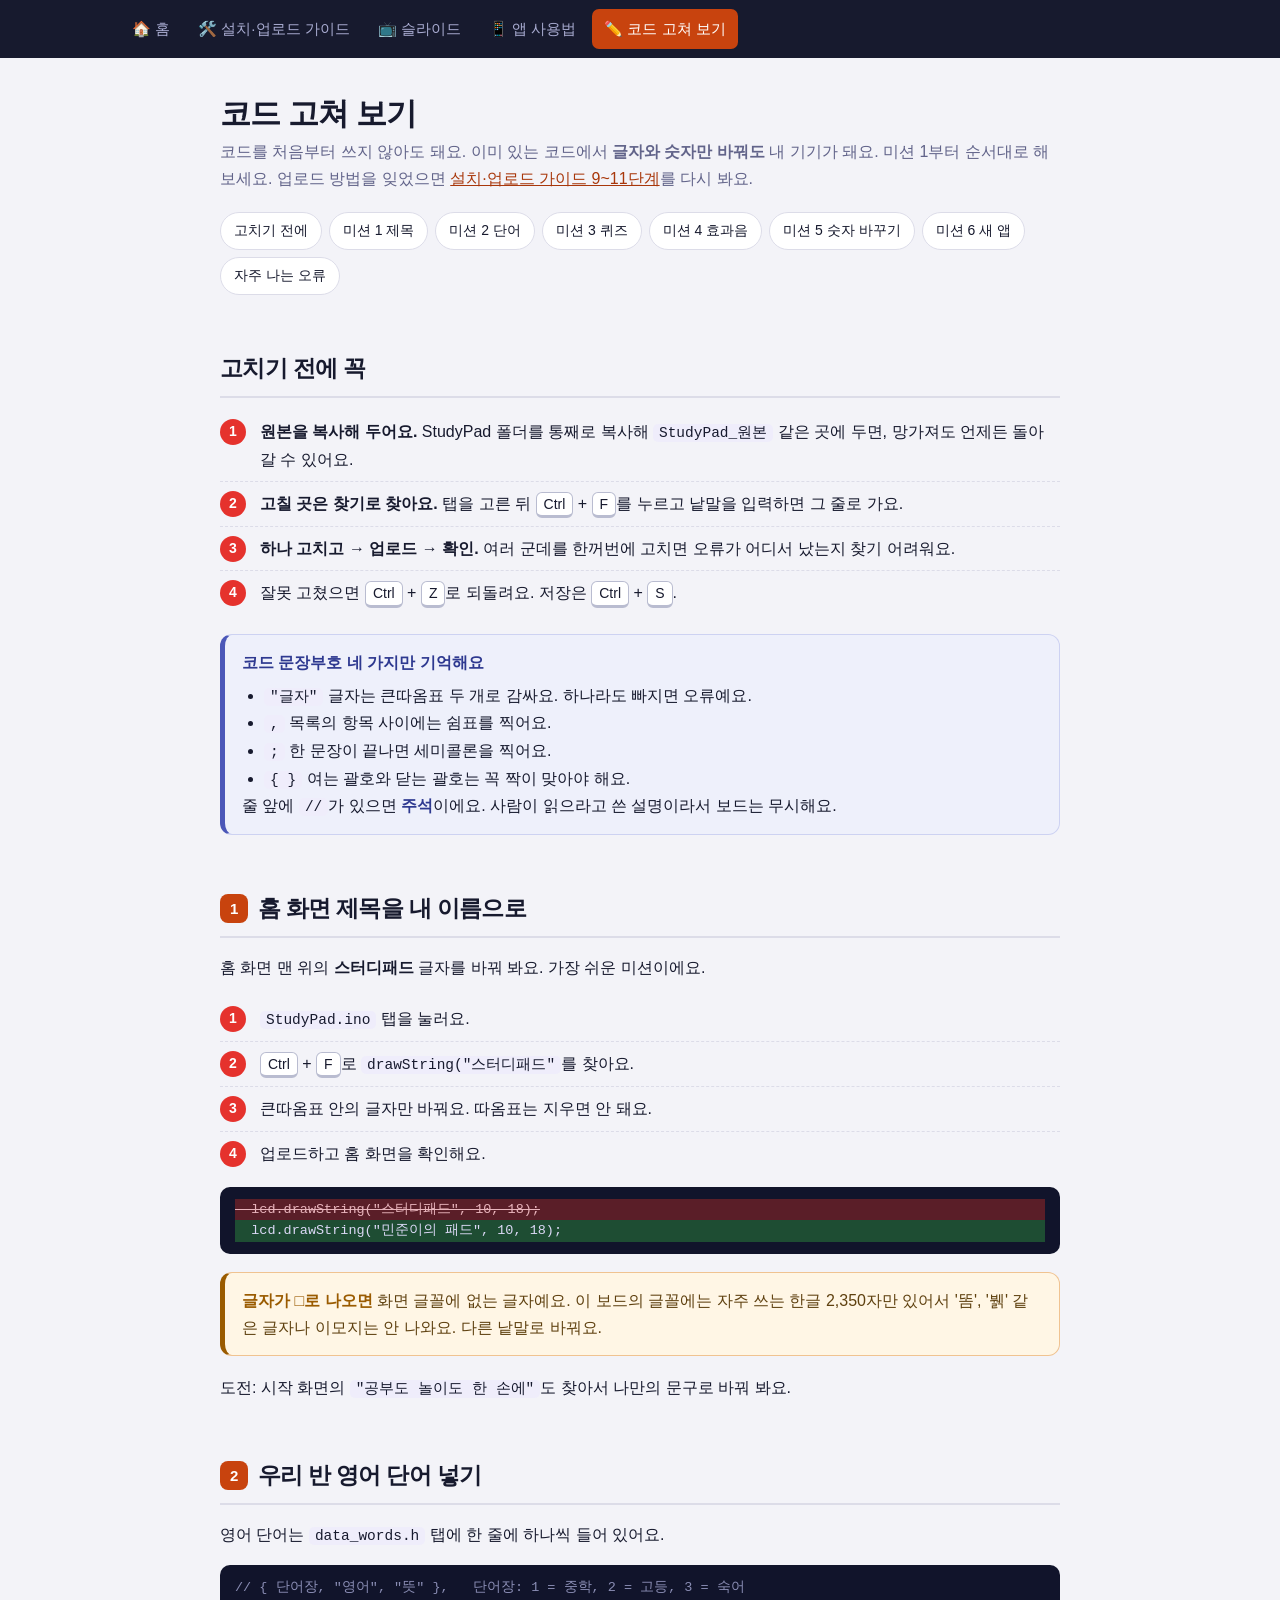
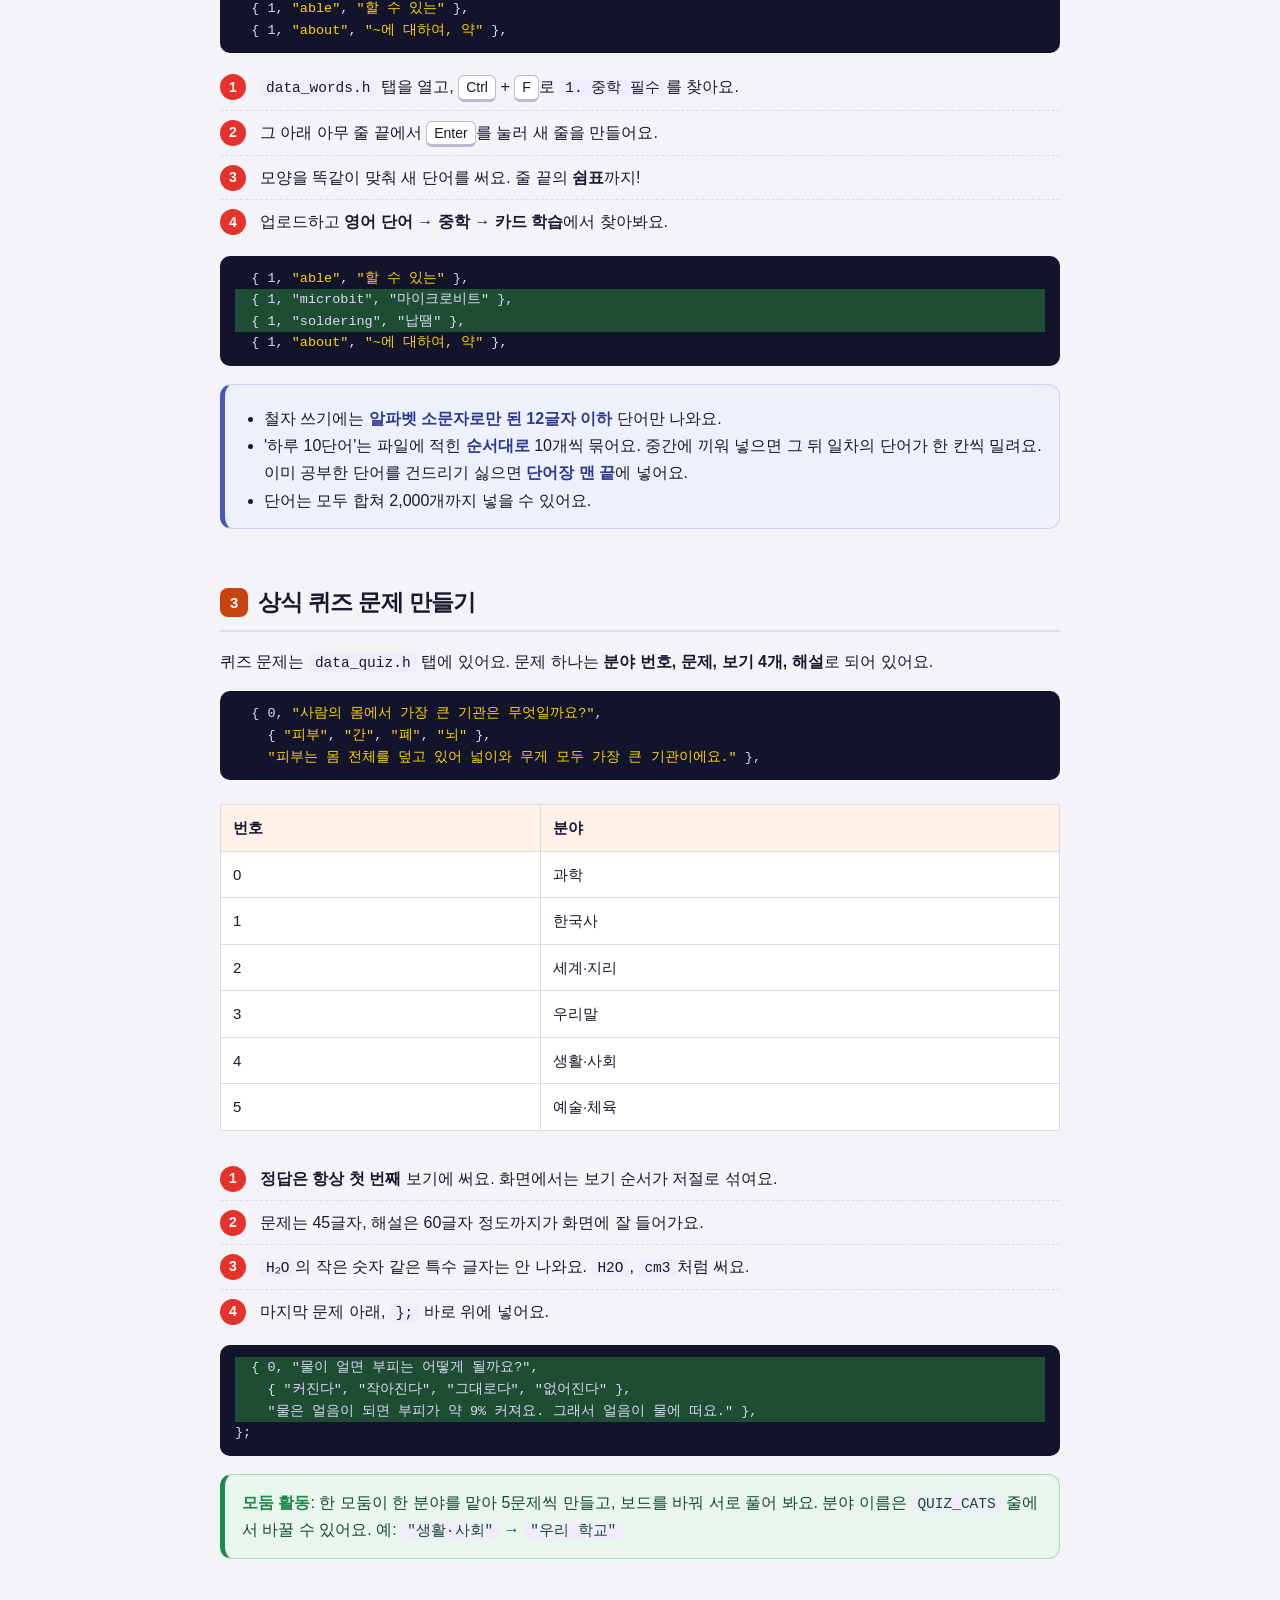
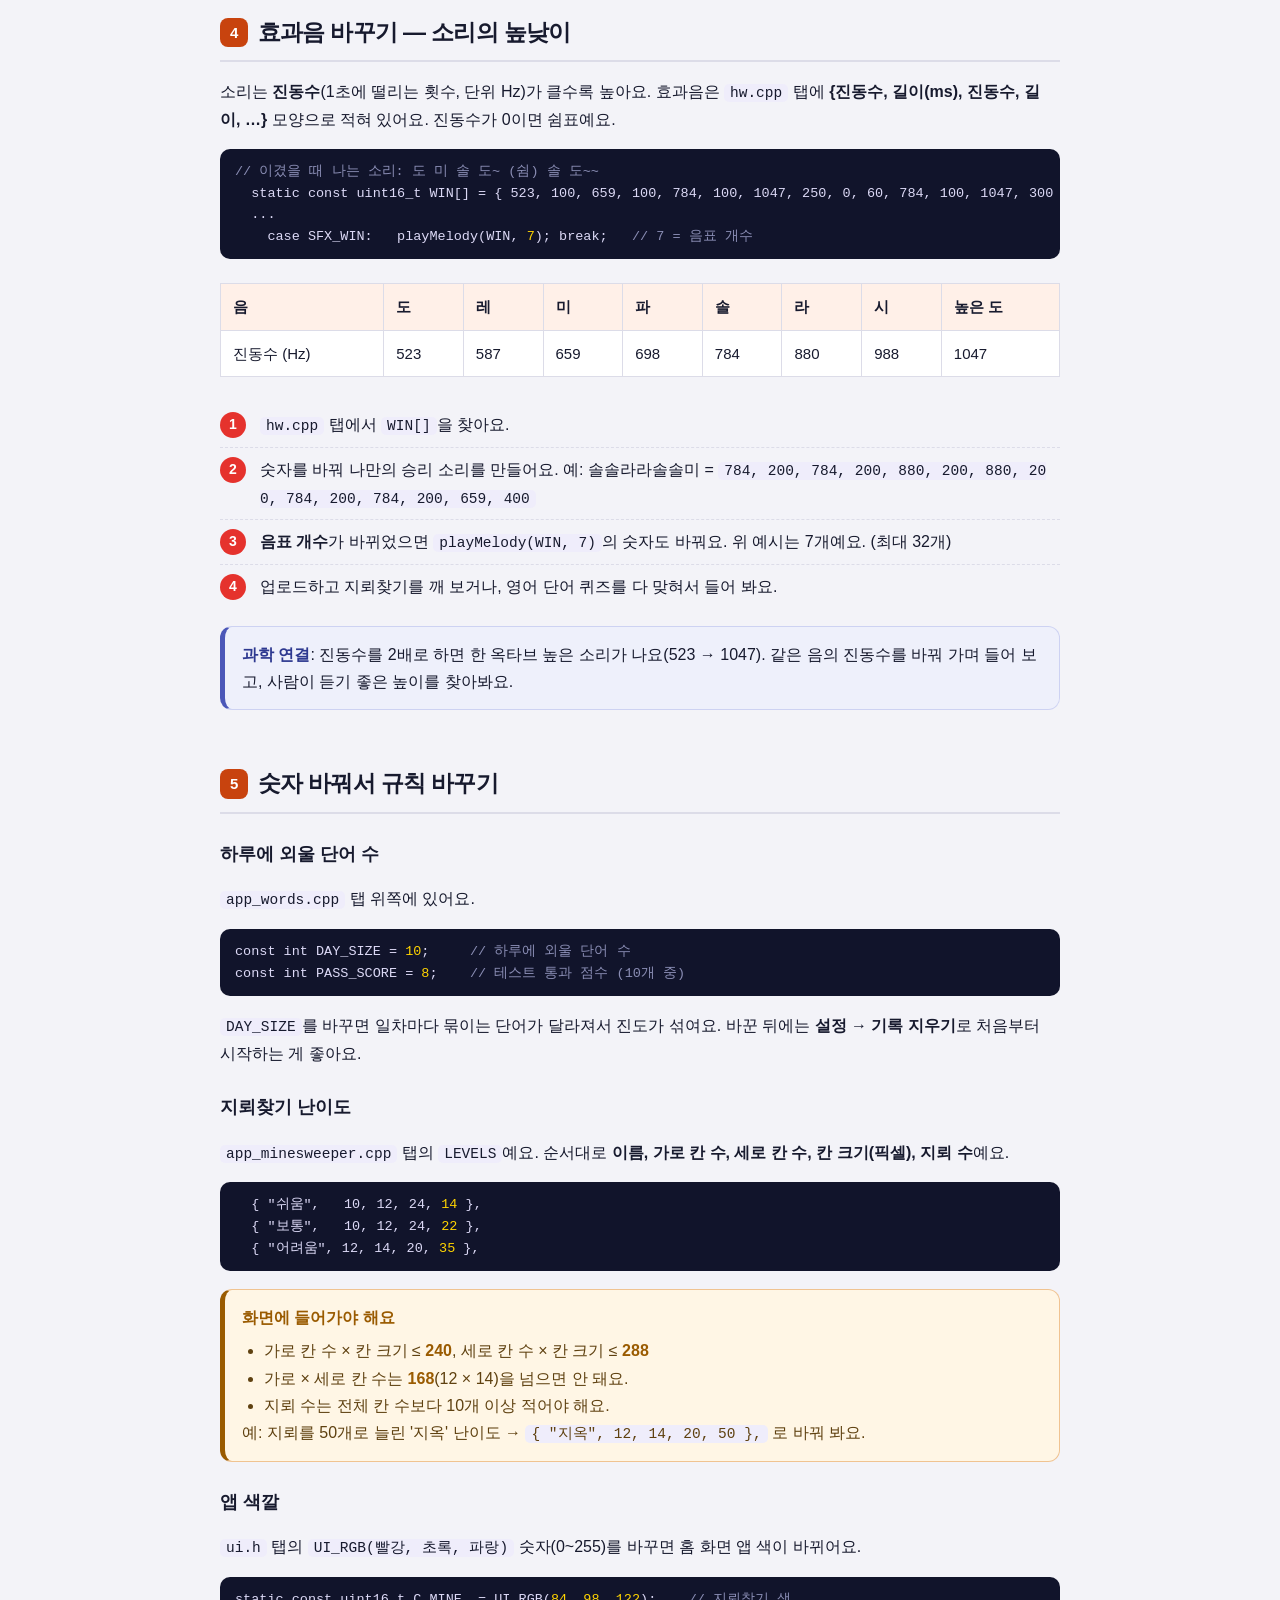
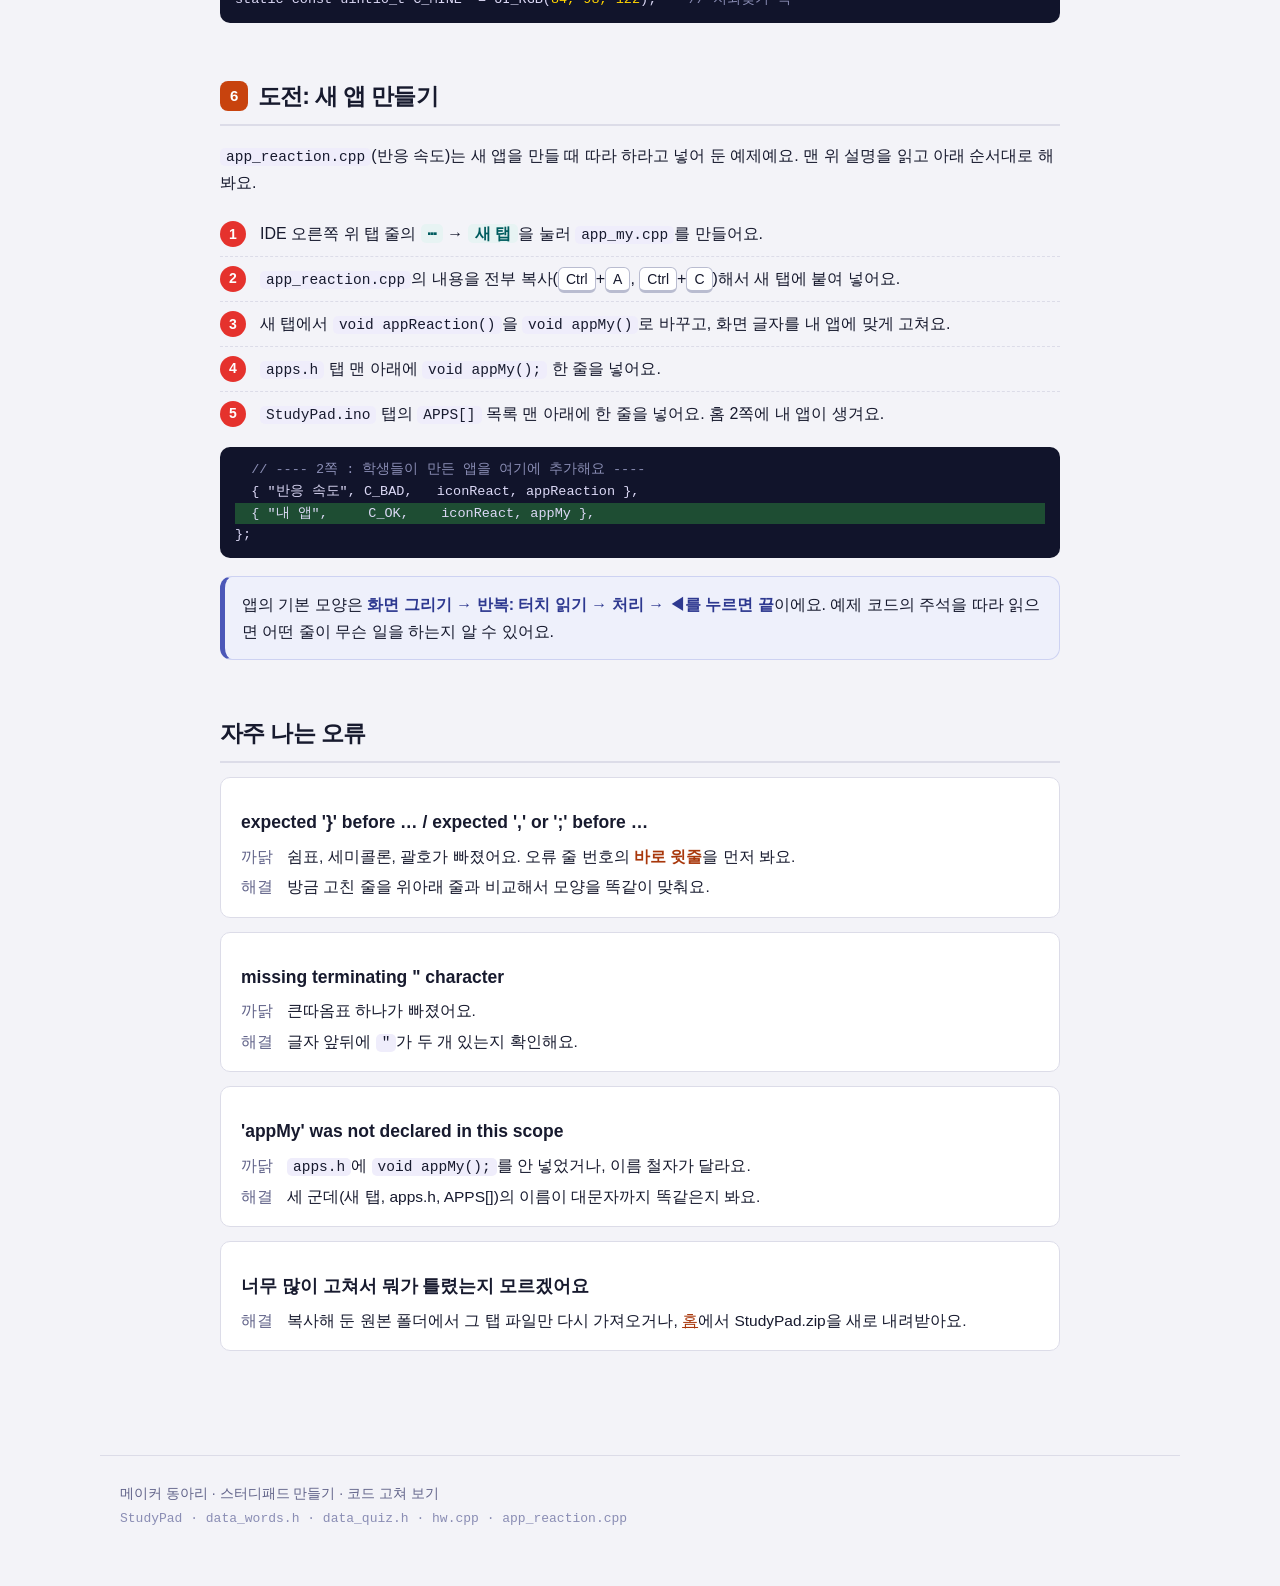
<file: mods.html>
<!DOCTYPE html>
<html lang="ko">
<head>
<meta charset="utf-8">
<meta name="viewport" content="width=device-width, initial-scale=1.0">
<meta name="theme-color" content="#171A2E">
<title>코드 고쳐 보기 · 스터디패드</title>
<link rel="stylesheet" href="style.css">
</head>
<body>
<nav><div class="in">
  <a href="index.html">🏠 홈</a>
  <a href="setup.html">🛠️ 설치·업로드 가이드</a>
  <a href="slides.html">📺 슬라이드</a>
  <a href="apps.html">📱 앱 사용법</a>
  <a class="on" href="mods.html">✏️ 코드 고쳐 보기</a>
</div></nav>

<main class="doc">
  <h1>코드 고쳐 보기</h1>
  <p class="lead">코드를 처음부터 쓰지 않아도 돼요. 이미 있는 코드에서 <b>글자와 숫자만 바꿔도</b> 내 기기가 돼요. 미션 1부터 순서대로 해 보세요. 업로드 방법을 잊었으면 <a href="setup.html#s9">설치·업로드 가이드 9~11단계</a>를 다시 봐요.</p>
  <div class="jump">
    <a href="#rules">고치기 전에</a><a href="#m1">미션 1 제목</a><a href="#m2">미션 2 단어</a><a href="#m3">미션 3 퀴즈</a><a href="#m4">미션 4 효과음</a><a href="#m5">미션 5 숫자 바꾸기</a><a href="#m6">미션 6 새 앱</a><a href="#errors">자주 나는 오류</a>
  </div>

  <h2 id="rules">고치기 전에 꼭</h2>
  <ol class="do">
    <li><b>원본을 복사해 두어요.</b> StudyPad 폴더를 통째로 복사해 <code>StudyPad_원본</code> 같은 곳에 두면, 망가져도 언제든 돌아갈 수 있어요.</li>
    <li><b>고칠 곳은 찾기로 찾아요.</b> 탭을 고른 뒤 <span class="key">Ctrl</span> + <span class="key">F</span>를 누르고 낱말을 입력하면 그 줄로 가요.</li>
    <li><b>하나 고치고 → 업로드 → 확인.</b> 여러 군데를 한꺼번에 고치면 오류가 어디서 났는지 찾기 어려워요.</li>
    <li>잘못 고쳤으면 <span class="key">Ctrl</span> + <span class="key">Z</span>로 되돌려요. 저장은 <span class="key">Ctrl</span> + <span class="key">S</span>.</li>
  </ol>
  <div class="note">
    <p><b>코드 문장부호 네 가지만 기억해요</b></p>
    <ul>
      <li><code>"글자"</code> 글자는 큰따옴표 두 개로 감싸요. 하나라도 빠지면 오류예요.</li>
      <li><code>,</code> 목록의 항목 사이에는 쉼표를 찍어요.</li>
      <li><code>;</code> 한 문장이 끝나면 세미콜론을 찍어요.</li>
      <li><code>{ }</code> 여는 괄호와 닫는 괄호는 꼭 짝이 맞아야 해요.</li>
    </ul>
    <p>줄 앞에 <code>//</code>가 있으면 <b>주석</b>이에요. 사람이 읽으라고 쓴 설명이라서 보드는 무시해요.</p>
  </div>

  <!-- 미션 1 -->
  <h2 id="m1"><span class="no">1</span>홈 화면 제목을 내 이름으로</h2>
  <p>홈 화면 맨 위의 <b>스터디패드</b> 글자를 바꿔 봐요. 가장 쉬운 미션이에요.</p>
  <ol class="do">
    <li><code>StudyPad.ino</code> 탭을 눌러요.</li>
    <li><span class="key">Ctrl</span> + <span class="key">F</span>로 <code>drawString("스터디패드"</code>를 찾아요.</li>
    <li>큰따옴표 안의 글자만 바꿔요. 따옴표는 지우면 안 돼요.</li>
    <li>업로드하고 홈 화면을 확인해요.</li>
  </ol>
  <pre class="snip"><span class="del">  lcd.drawString("스터디패드", 10, 18);</span>
<span class="add">  lcd.drawString("민준이의 패드", 10, 18);</span></pre>
  <div class="warn"><p><b>글자가 □로 나오면</b> 화면 글꼴에 없는 글자예요. 이 보드의 글꼴에는 자주 쓰는 한글 2,350자만 있어서 '똠', '뷁' 같은 글자나 이모지는 안 나와요. 다른 낱말로 바꿔요.</p></div>
  <p>도전: 시작 화면의 <code>"공부도 놀이도 한 손에"</code>도 찾아서 나만의 문구로 바꿔 봐요.</p>

  <!-- 미션 2 -->
  <h2 id="m2"><span class="no">2</span>우리 반 영어 단어 넣기</h2>
  <p>영어 단어는 <code>data_words.h</code> 탭에 한 줄에 하나씩 들어 있어요.</p>
  <pre class="snip"><span class="c">// { 단어장, "영어", "뜻" },   단어장: 1 = 중학, 2 = 고등, 3 = 숙어</span>
  { 1, <span class="s">"able"</span>, <span class="s">"할 수 있는"</span> },
  { 1, <span class="s">"about"</span>, <span class="s">"~에 대하여, 약"</span> },</pre>
  <ol class="do">
    <li><code>data_words.h</code> 탭을 열고, <span class="key">Ctrl</span> + <span class="key">F</span>로 <code>1. 중학 필수</code>를 찾아요.</li>
    <li>그 아래 아무 줄 끝에서 <span class="key">Enter</span>를 눌러 새 줄을 만들어요.</li>
    <li>모양을 똑같이 맞춰 새 단어를 써요. 줄 끝의 <b>쉼표</b>까지!</li>
    <li>업로드하고 <b>영어 단어 → 중학 → 카드 학습</b>에서 찾아봐요.</li>
  </ol>
  <pre class="snip">  { 1, <span class="s">"able"</span>, <span class="s">"할 수 있는"</span> },
<span class="add">  { 1, "microbit", "마이크로비트" },</span>
<span class="add">  { 1, "soldering", "납땜" },</span>
  { 1, <span class="s">"about"</span>, <span class="s">"~에 대하여, 약"</span> },</pre>
  <div class="note">
    <ul>
      <li>철자 쓰기에는 <b>알파벳 소문자로만 된 12글자 이하</b> 단어만 나와요.</li>
      <li>'하루 10단어'는 파일에 적힌 <b>순서대로</b> 10개씩 묶어요. 중간에 끼워 넣으면 그 뒤 일차의 단어가 한 칸씩 밀려요. 이미 공부한 단어를 건드리기 싫으면 <b>단어장 맨 끝</b>에 넣어요.</li>
      <li>단어는 모두 합쳐 2,000개까지 넣을 수 있어요.</li>
    </ul>
  </div>

  <!-- 미션 3 -->
  <h2 id="m3"><span class="no">3</span>상식 퀴즈 문제 만들기</h2>
  <p>퀴즈 문제는 <code>data_quiz.h</code> 탭에 있어요. 문제 하나는 <b>분야 번호, 문제, 보기 4개, 해설</b>로 되어 있어요.</p>
  <pre class="snip">  { 0, <span class="s">"사람의 몸에서 가장 큰 기관은 무엇일까요?"</span>,
    { <span class="s">"피부"</span>, <span class="s">"간"</span>, <span class="s">"폐"</span>, <span class="s">"뇌"</span> },
    <span class="s">"피부는 몸 전체를 덮고 있어 넓이와 무게 모두 가장 큰 기관이에요."</span> },</pre>
  <div class="tbl"><table>
    <thead><tr><th>번호</th><th>분야</th></tr></thead>
    <tbody><tr><td>0</td><td>과학</td></tr><tr><td>1</td><td>한국사</td></tr><tr><td>2</td><td>세계·지리</td></tr><tr><td>3</td><td>우리말</td></tr><tr><td>4</td><td>생활·사회</td></tr><tr><td>5</td><td>예술·체육</td></tr></tbody>
  </table></div>
  <ol class="do">
    <li><b>정답은 항상 첫 번째</b> 보기에 써요. 화면에서는 보기 순서가 저절로 섞여요.</li>
    <li>문제는 45글자, 해설은 60글자 정도까지가 화면에 잘 들어가요.</li>
    <li><code>H₂O</code>의 작은 숫자 같은 특수 글자는 안 나와요. <code>H2O</code>, <code>cm3</code>처럼 써요.</li>
    <li>마지막 문제 아래, <code>};</code> 바로 위에 넣어요.</li>
  </ol>
  <pre class="snip"><span class="add">  { 0, "물이 얼면 부피는 어떻게 될까요?",</span>
<span class="add">    { "커진다", "작아진다", "그대로다", "없어진다" },</span>
<span class="add">    "물은 얼음이 되면 부피가 약 9% 커져요. 그래서 얼음이 물에 떠요." },</span>
};</pre>
  <div class="good"><p><b>모둠 활동</b>: 한 모둠이 한 분야를 맡아 5문제씩 만들고, 보드를 바꿔 서로 풀어 봐요. 분야 이름은 <code>QUIZ_CATS</code> 줄에서 바꿀 수 있어요. 예: <code>"생활·사회"</code> → <code>"우리 학교"</code></p></div>

  <!-- 미션 4 -->
  <h2 id="m4"><span class="no">4</span>효과음 바꾸기 — 소리의 높낮이</h2>
  <p>소리는 <b>진동수</b>(1초에 떨리는 횟수, 단위 Hz)가 클수록 높아요. 효과음은 <code>hw.cpp</code> 탭에 <b>{진동수, 길이(ms), 진동수, 길이, …}</b> 모양으로 적혀 있어요. 진동수가 0이면 쉼표예요.</p>
  <pre class="snip"><span class="c">// 이겼을 때 나는 소리: 도 미 솔 도~ (쉼) 솔 도~~</span>
  static const uint16_t WIN[] = { 523, 100, 659, 100, 784, 100, 1047, 250, 0, 60, 784, 100, 1047, 300 };
  ...
    case SFX_WIN:   playMelody(WIN, <span class="s">7</span>); break;   <span class="c">// 7 = 음표 개수</span></pre>
  <div class="tbl"><table>
    <thead><tr><th>음</th><th>도</th><th>레</th><th>미</th><th>파</th><th>솔</th><th>라</th><th>시</th><th>높은 도</th></tr></thead>
    <tbody><tr><td>진동수 (Hz)</td><td>523</td><td>587</td><td>659</td><td>698</td><td>784</td><td>880</td><td>988</td><td>1047</td></tr></tbody>
  </table></div>
  <ol class="do">
    <li><code>hw.cpp</code> 탭에서 <code>WIN[]</code>을 찾아요.</li>
    <li>숫자를 바꿔 나만의 승리 소리를 만들어요. 예: 솔솔라라솔솔미 = <code>784, 200, 784, 200, 880, 200, 880, 200, 784, 200, 784, 200, 659, 400</code></li>
    <li><b>음표 개수</b>가 바뀌었으면 <code>playMelody(WIN, 7)</code>의 숫자도 바꿔요. 위 예시는 7개예요. (최대 32개)</li>
    <li>업로드하고 지뢰찾기를 깨 보거나, 영어 단어 퀴즈를 다 맞혀서 들어 봐요.</li>
  </ol>
  <div class="note"><p><b>과학 연결</b>: 진동수를 2배로 하면 한 옥타브 높은 소리가 나요(523 → 1047). 같은 음의 진동수를 바꿔 가며 들어 보고, 사람이 듣기 좋은 높이를 찾아봐요.</p></div>

  <!-- 미션 5 -->
  <h2 id="m5"><span class="no">5</span>숫자 바꿔서 규칙 바꾸기</h2>
  <h3>하루에 외울 단어 수</h3>
  <p><code>app_words.cpp</code> 탭 위쪽에 있어요.</p>
  <pre class="snip">const int DAY_SIZE = <span class="s">10</span>;     <span class="c">// 하루에 외울 단어 수</span>
const int PASS_SCORE = <span class="s">8</span>;    <span class="c">// 테스트 통과 점수 (10개 중)</span></pre>
  <p><code>DAY_SIZE</code>를 바꾸면 일차마다 묶이는 단어가 달라져서 진도가 섞여요. 바꾼 뒤에는 <b>설정 → 기록 지우기</b>로 처음부터 시작하는 게 좋아요.</p>
  <h3>지뢰찾기 난이도</h3>
  <p><code>app_minesweeper.cpp</code> 탭의 <code>LEVELS</code>예요. 순서대로 <b>이름, 가로 칸 수, 세로 칸 수, 칸 크기(픽셀), 지뢰 수</b>예요.</p>
  <pre class="snip">  { "쉬움",   10, 12, 24, <span class="s">14</span> },
  { "보통",   10, 12, 24, <span class="s">22</span> },
  { "어려움", 12, 14, 20, <span class="s">35</span> },</pre>
  <div class="warn">
    <p><b>화면에 들어가야 해요</b></p>
    <ul>
      <li>가로 칸 수 × 칸 크기 ≤ <b>240</b>, 세로 칸 수 × 칸 크기 ≤ <b>288</b></li>
      <li>가로 × 세로 칸 수는 <b>168</b>(12 × 14)을 넘으면 안 돼요.</li>
      <li>지뢰 수는 전체 칸 수보다 10개 이상 적어야 해요.</li>
    </ul>
    <p>예: 지뢰를 50개로 늘린 '지옥' 난이도 → <code>{ "지옥", 12, 14, 20, 50 },</code> 로 바꿔 봐요.</p>
  </div>
  <h3>앱 색깔</h3>
  <p><code>ui.h</code> 탭의 <code>UI_RGB(빨강, 초록, 파랑)</code> 숫자(0~255)를 바꾸면 홈 화면 앱 색이 바뀌어요.</p>
  <pre class="snip">static const uint16_t C_MINE  = UI_RGB(<span class="s">84, 98, 122</span>);    <span class="c">// 지뢰찾기 색</span></pre>

  <!-- 미션 6 -->
  <h2 id="m6"><span class="no">6</span>도전: 새 앱 만들기</h2>
  <p><code>app_reaction.cpp</code>(반응 속도)는 새 앱을 만들 때 따라 하라고 넣어 둔 예제예요. 맨 위 설명을 읽고 아래 순서대로 해 봐요.</p>
  <ol class="do">
    <li>IDE 오른쪽 위 탭 줄의 <span class="ui">⋯</span> → <span class="ui">새 탭</span>을 눌러 <code>app_my.cpp</code>를 만들어요.</li>
    <li><code>app_reaction.cpp</code>의 내용을 전부 복사(<span class="key">Ctrl</span>+<span class="key">A</span>, <span class="key">Ctrl</span>+<span class="key">C</span>)해서 새 탭에 붙여 넣어요.</li>
    <li>새 탭에서 <code>void appReaction()</code>을 <code>void appMy()</code>로 바꾸고, 화면 글자를 내 앱에 맞게 고쳐요.</li>
    <li><code>apps.h</code> 탭 맨 아래에 <code>void appMy();</code> 한 줄을 넣어요.</li>
    <li><code>StudyPad.ino</code> 탭의 <code>APPS[]</code> 목록 맨 아래에 한 줄을 넣어요. 홈 2쪽에 내 앱이 생겨요.</li>
  </ol>
  <pre class="snip">  <span class="c">// ---- 2쪽 : 학생들이 만든 앱을 여기에 추가해요 ----</span>
  { "반응 속도", C_BAD,   iconReact, appReaction },
<span class="add">  { "내 앱",     C_OK,    iconReact, appMy },</span>
};</pre>
  <div class="note"><p>앱의 기본 모양은 <b>화면 그리기 → 반복: 터치 읽기 → 처리 → ◀를 누르면 끝</b>이에요. 예제 코드의 주석을 따라 읽으면 어떤 줄이 무슨 일을 하는지 알 수 있어요.</p></div>

  <h2 id="errors">자주 나는 오류</h2>
  <div class="faq"><h3>expected '}' before … / expected ',' or ';' before …</h3>
    <dl><dt>까닭</dt><dd>쉼표, 세미콜론, 괄호가 빠졌어요. 오류 줄 번호의 <b>바로 윗줄</b>을 먼저 봐요.</dd>
    <dt>해결</dt><dd>방금 고친 줄을 위아래 줄과 비교해서 모양을 똑같이 맞춰요.</dd></dl></div>
  <div class="faq"><h3>missing terminating " character</h3>
    <dl><dt>까닭</dt><dd>큰따옴표 하나가 빠졌어요.</dd>
    <dt>해결</dt><dd>글자 앞뒤에 <code>"</code>가 두 개 있는지 확인해요.</dd></dl></div>
  <div class="faq"><h3>'appMy' was not declared in this scope</h3>
    <dl><dt>까닭</dt><dd><code>apps.h</code>에 <code>void appMy();</code>를 안 넣었거나, 이름 철자가 달라요.</dd>
    <dt>해결</dt><dd>세 군데(새 탭, apps.h, APPS[])의 이름이 대문자까지 똑같은지 봐요.</dd></dl></div>
  <div class="faq"><h3>너무 많이 고쳐서 뭐가 틀렸는지 모르겠어요</h3>
    <dl><dt>해결</dt><dd>복사해 둔 원본 폴더에서 그 탭 파일만 다시 가져오거나, <a href="index.html">홈</a>에서 StudyPad.zip을 새로 내려받아요.</dd></dl></div>
</main>

<footer>
  메이커 동아리 · 스터디패드 만들기 · 코드 고쳐 보기<br>
  <span class="url">StudyPad · data_words.h · data_quiz.h · hw.cpp · app_reaction.cpp</span>
</footer>
</body>
</html>
</file>
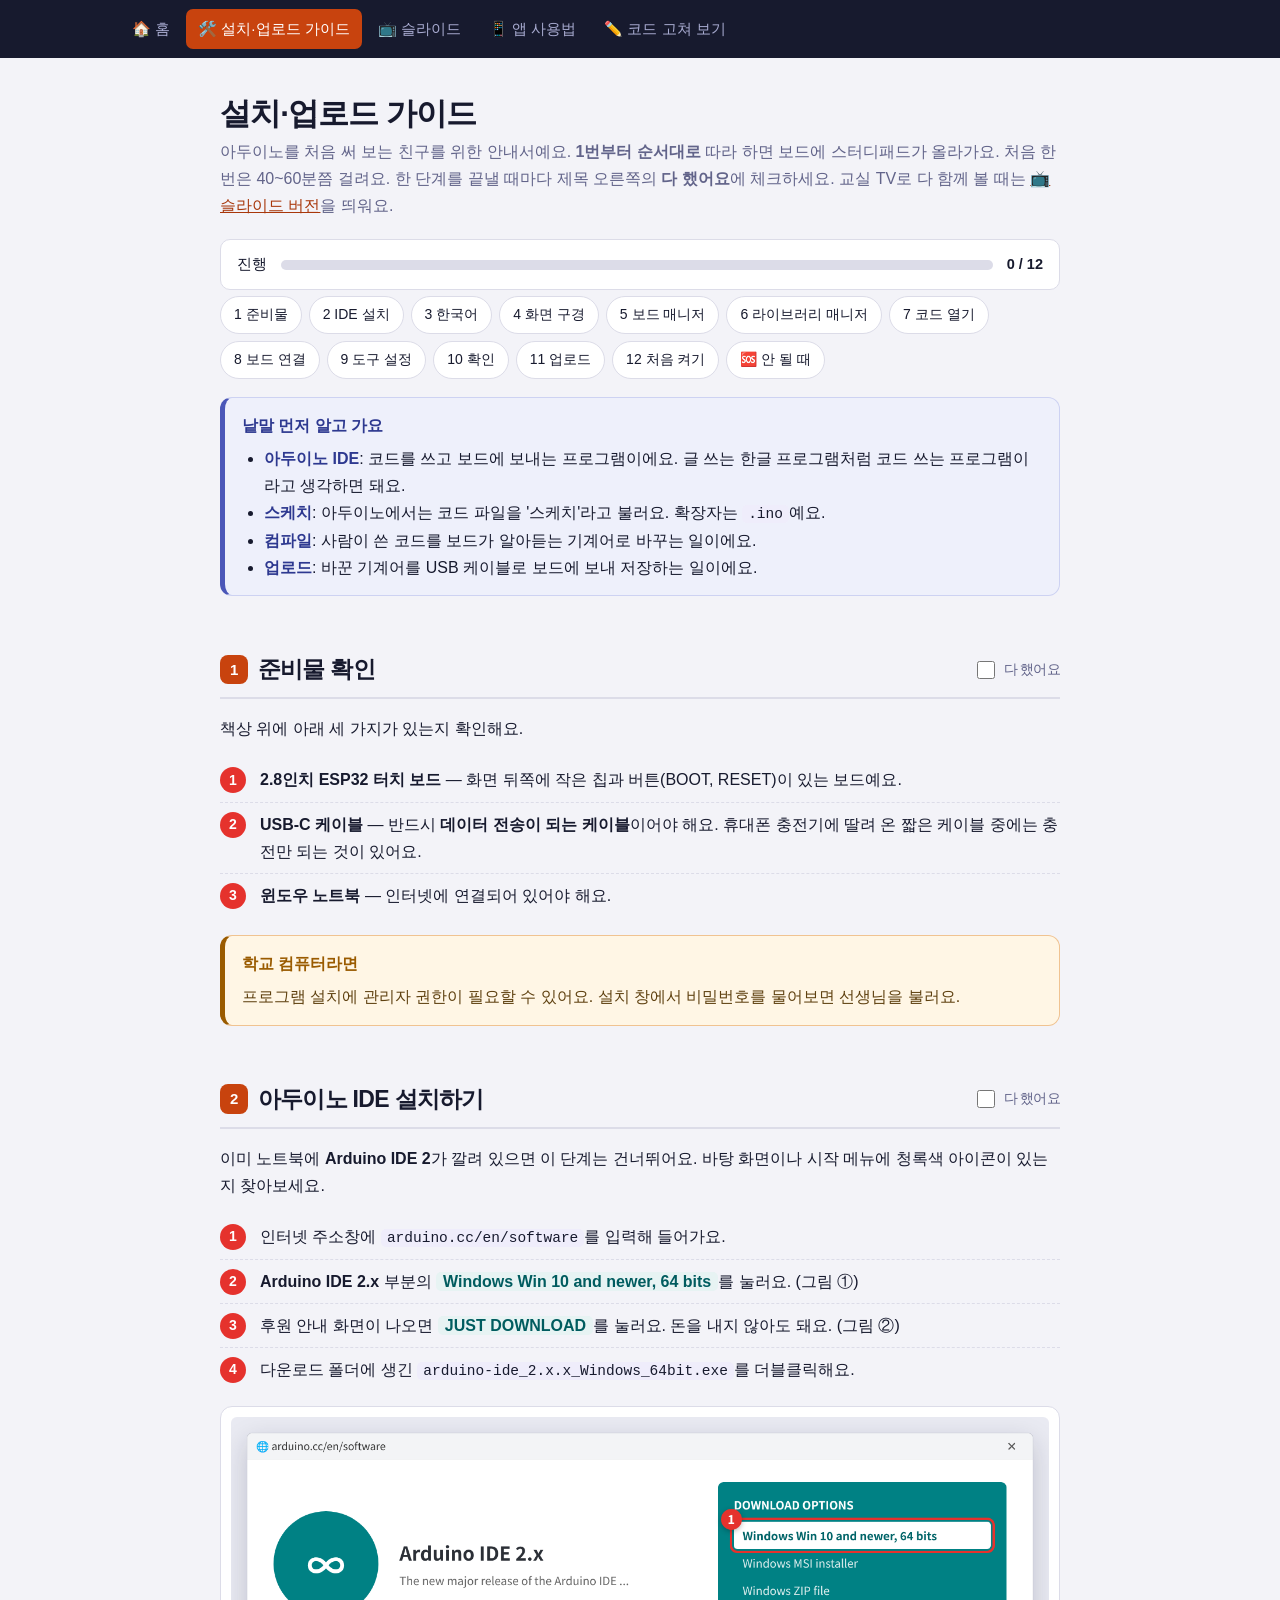
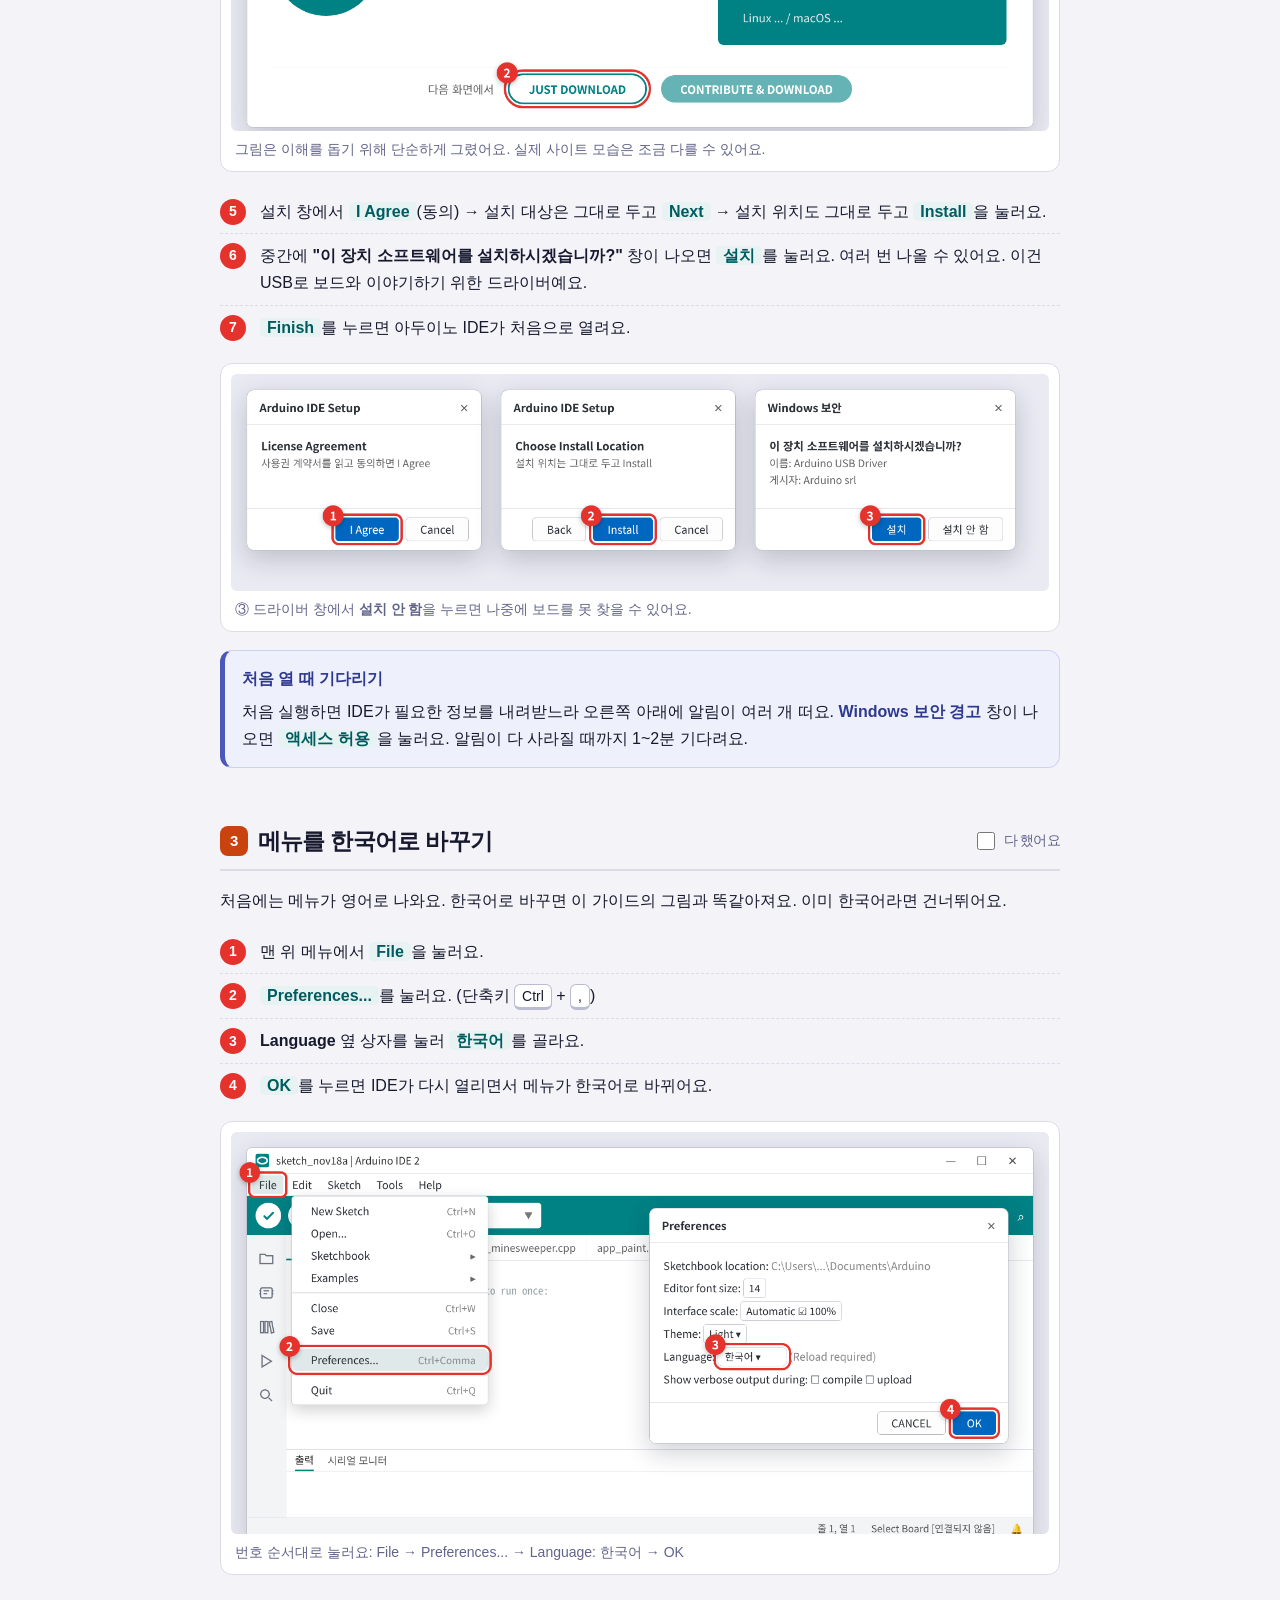
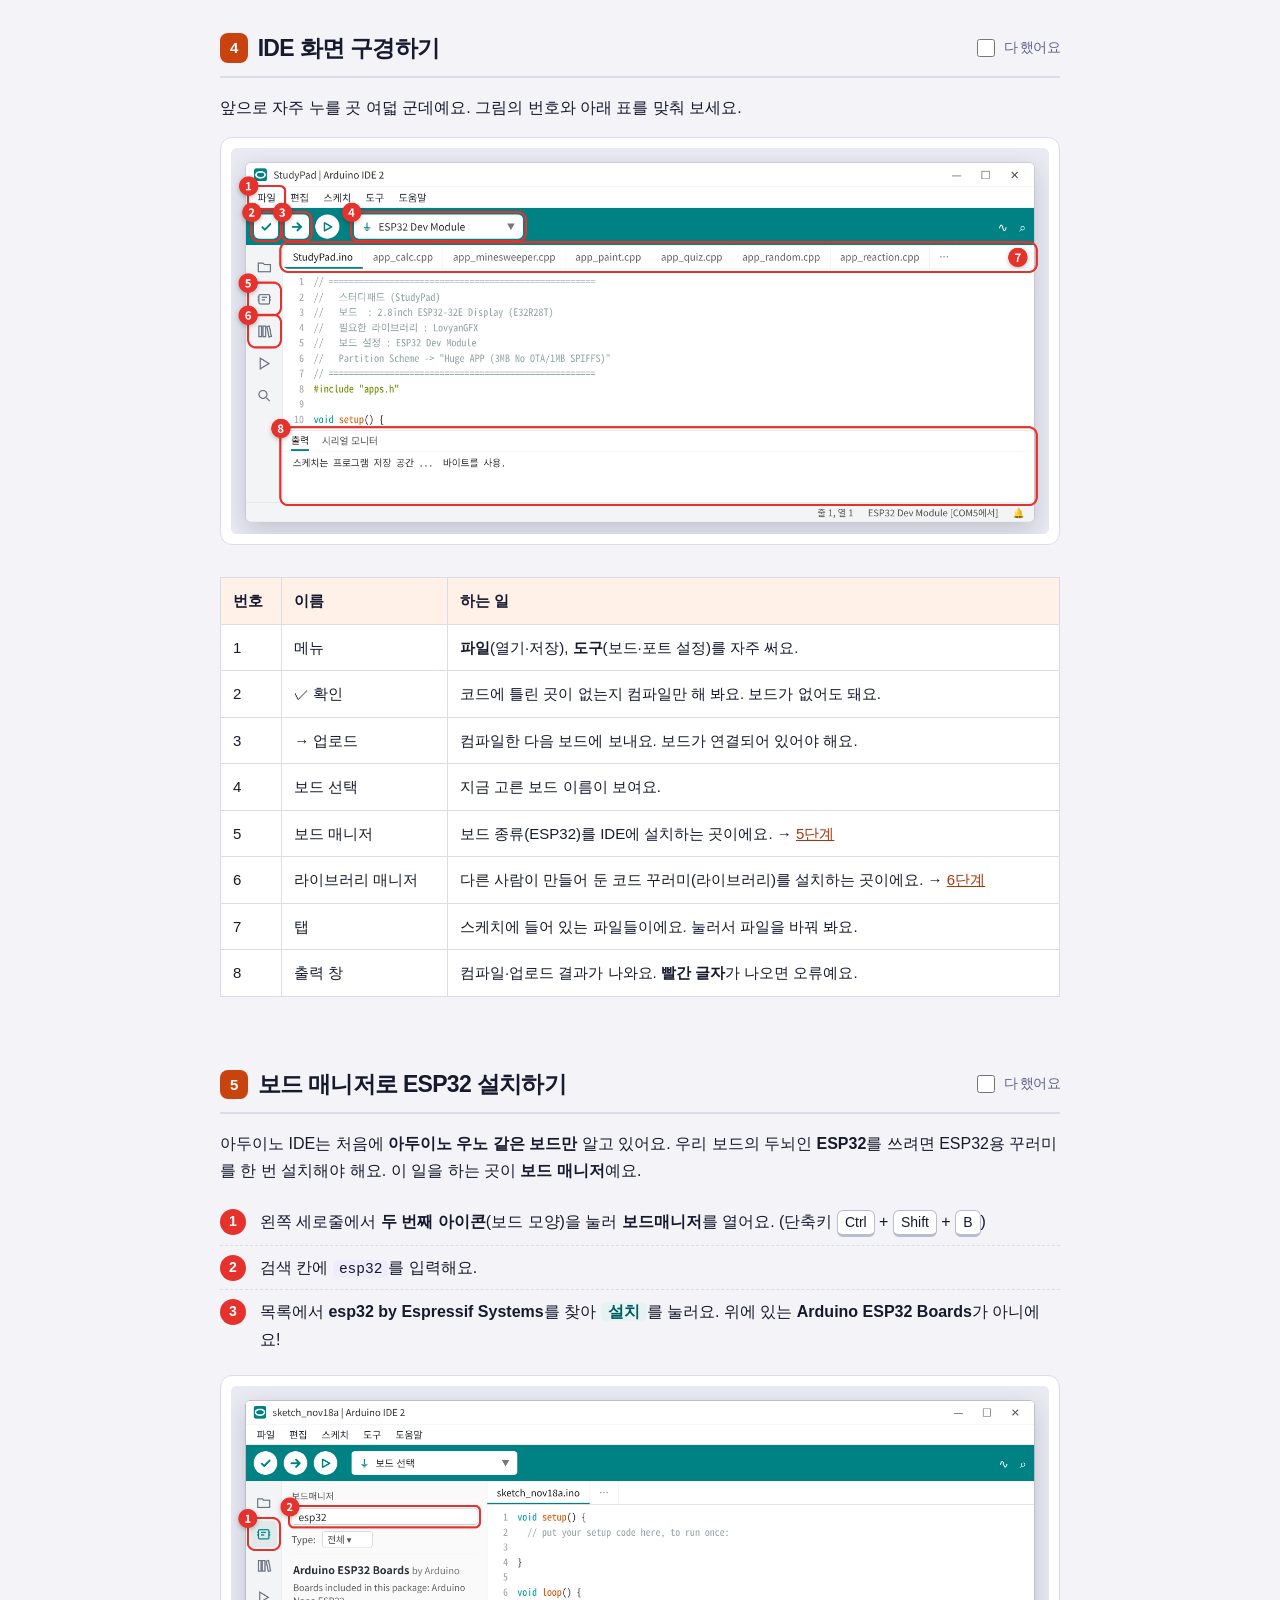
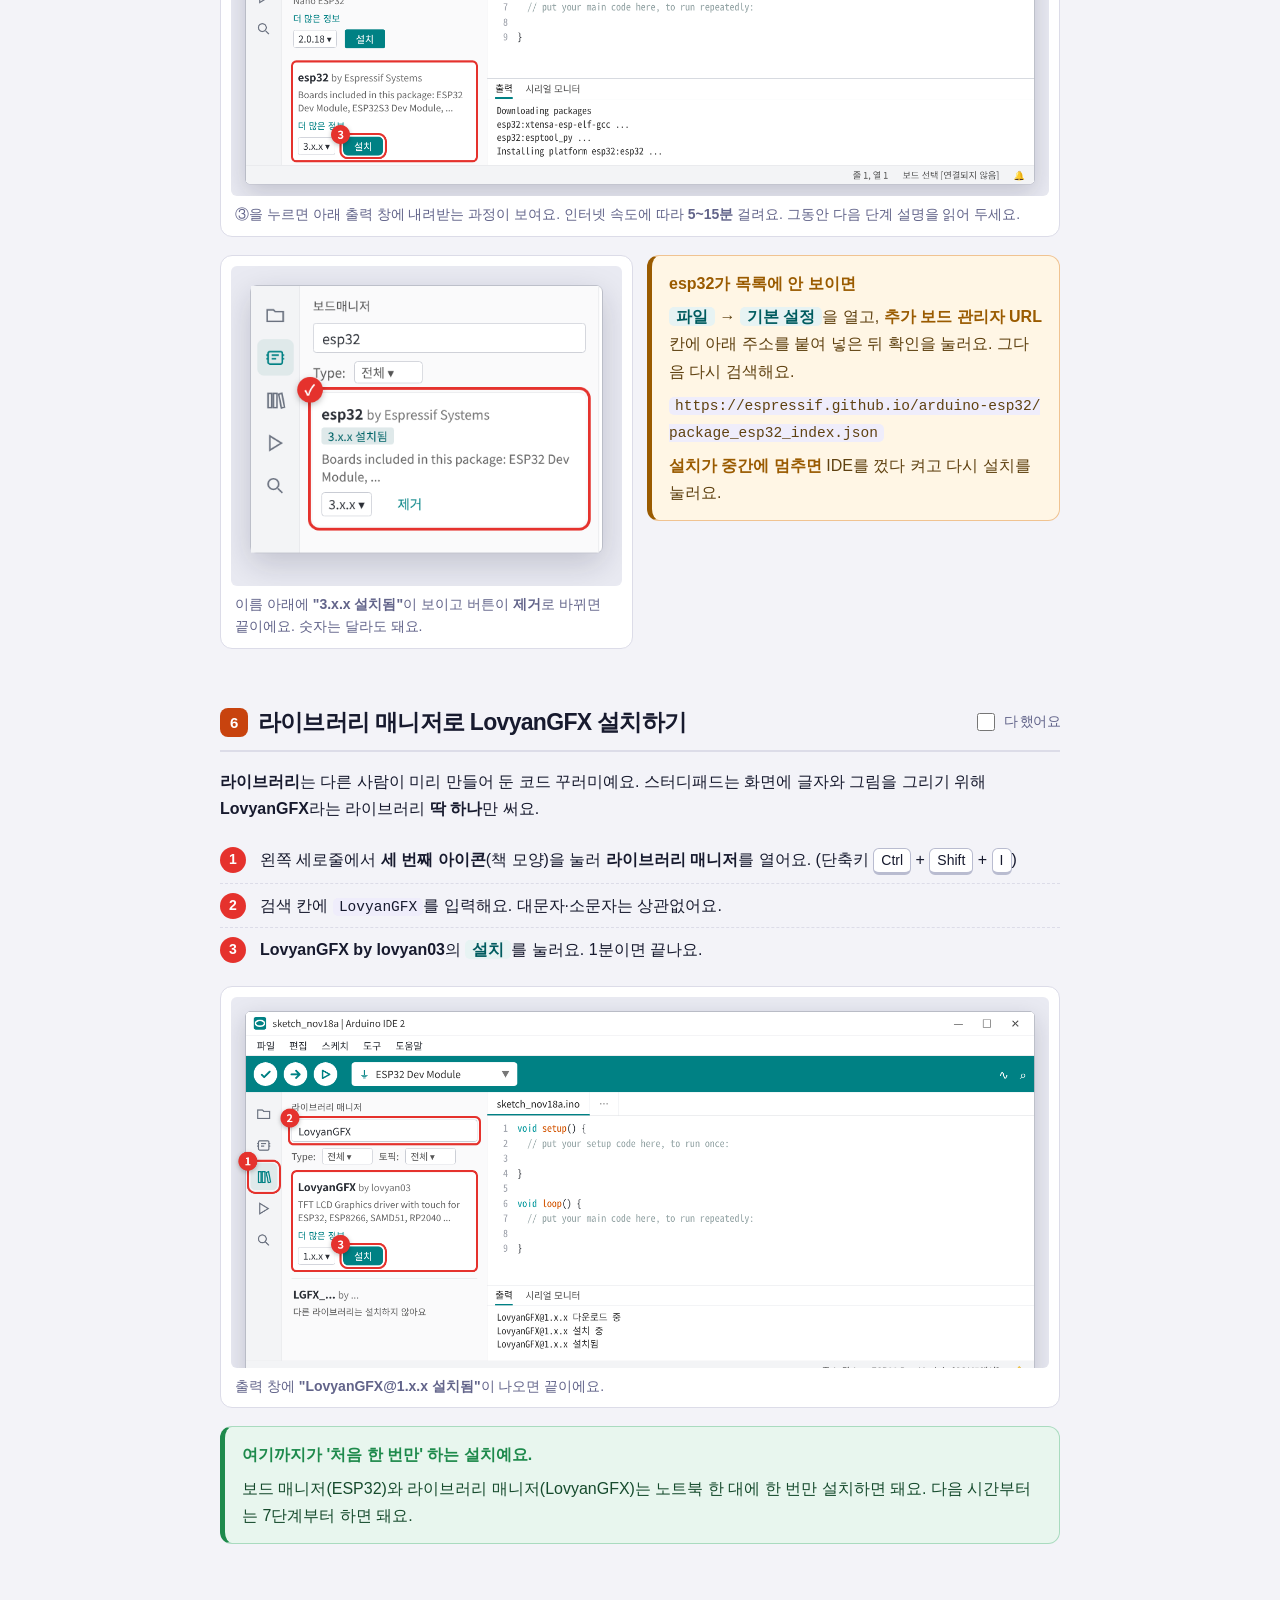
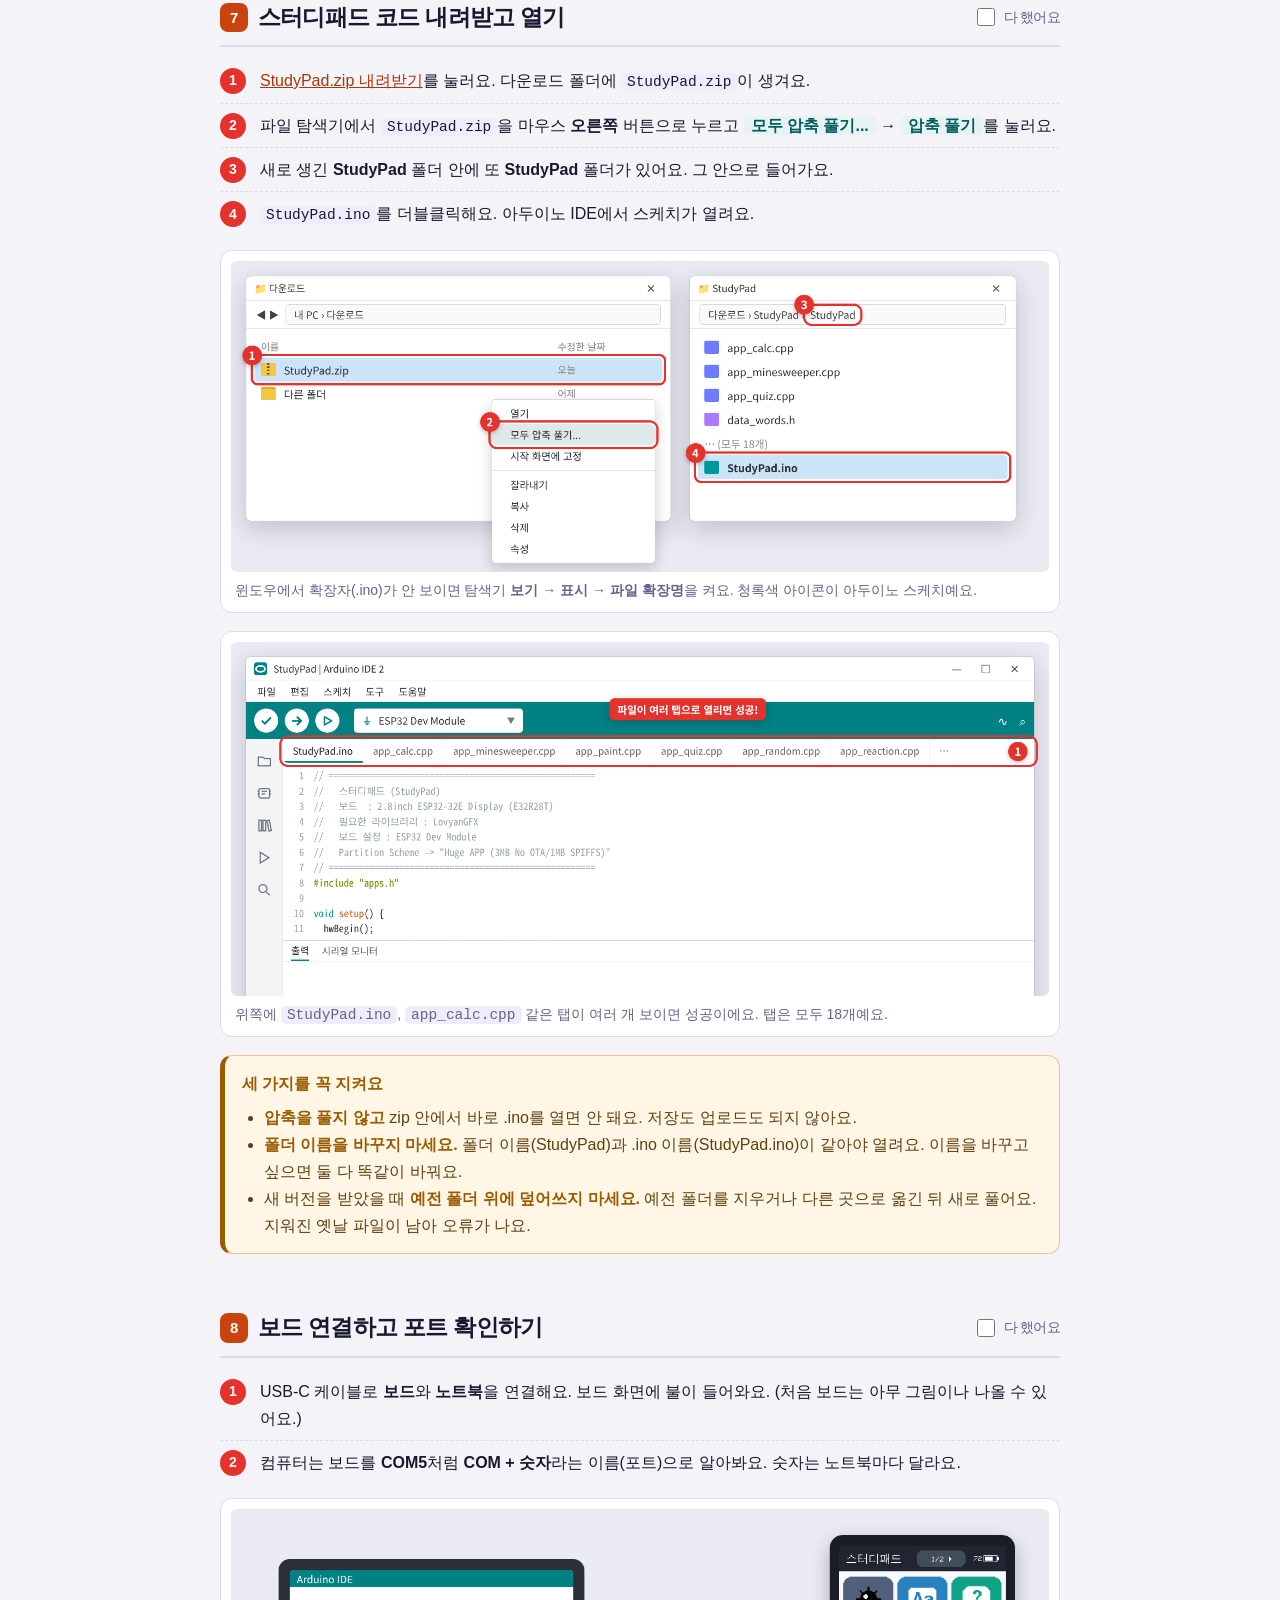
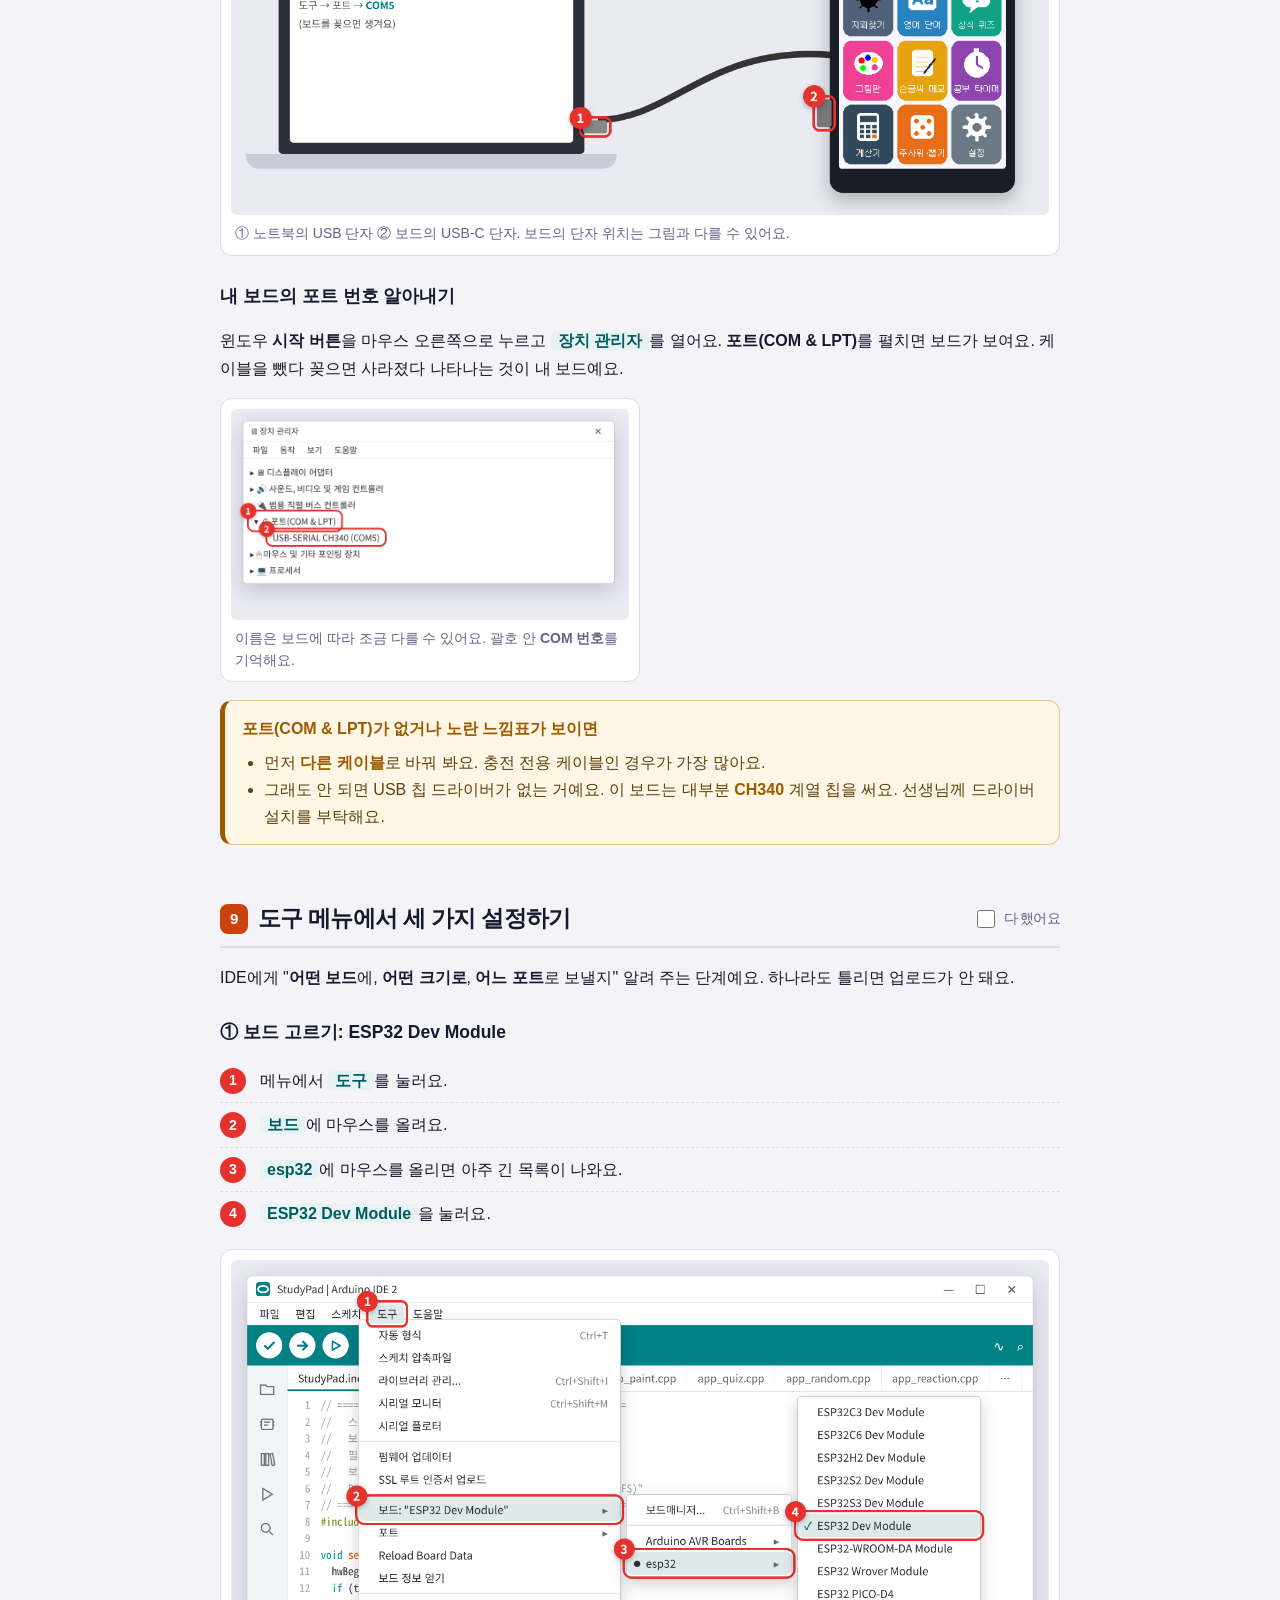
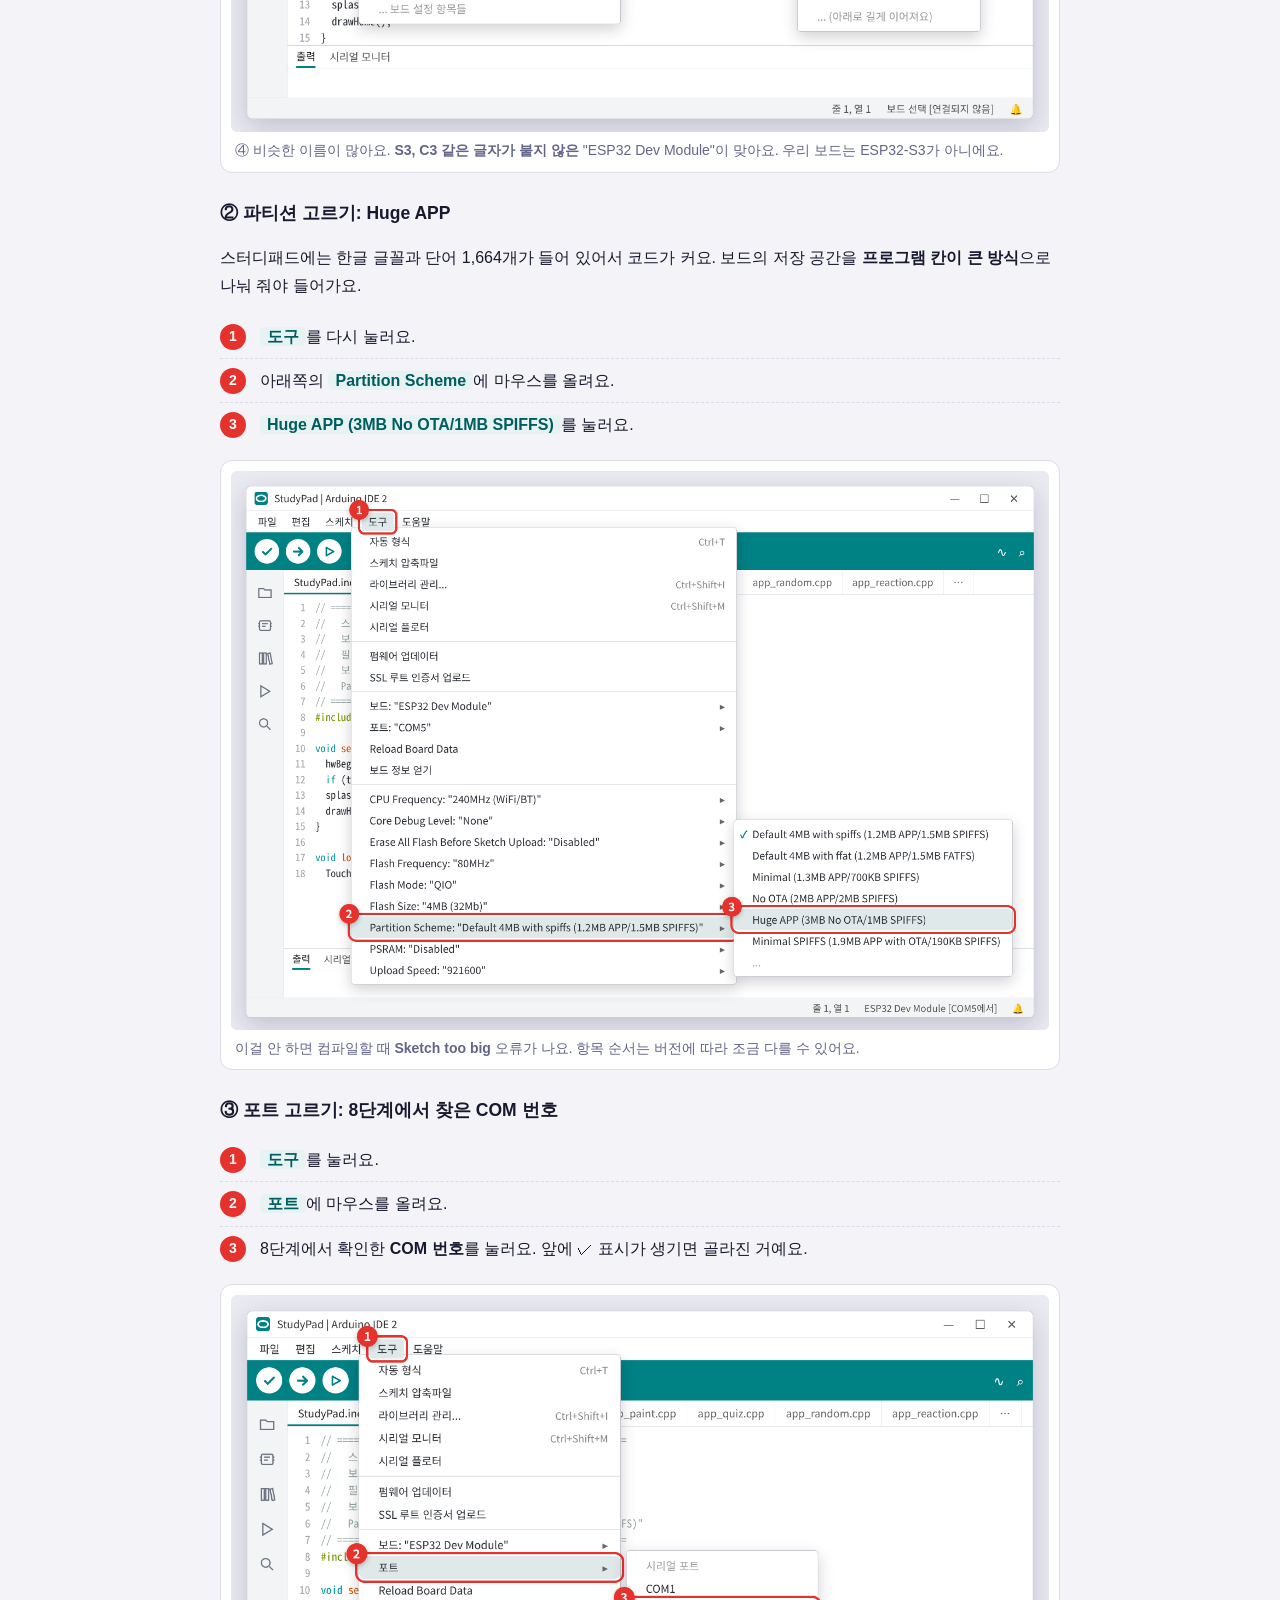
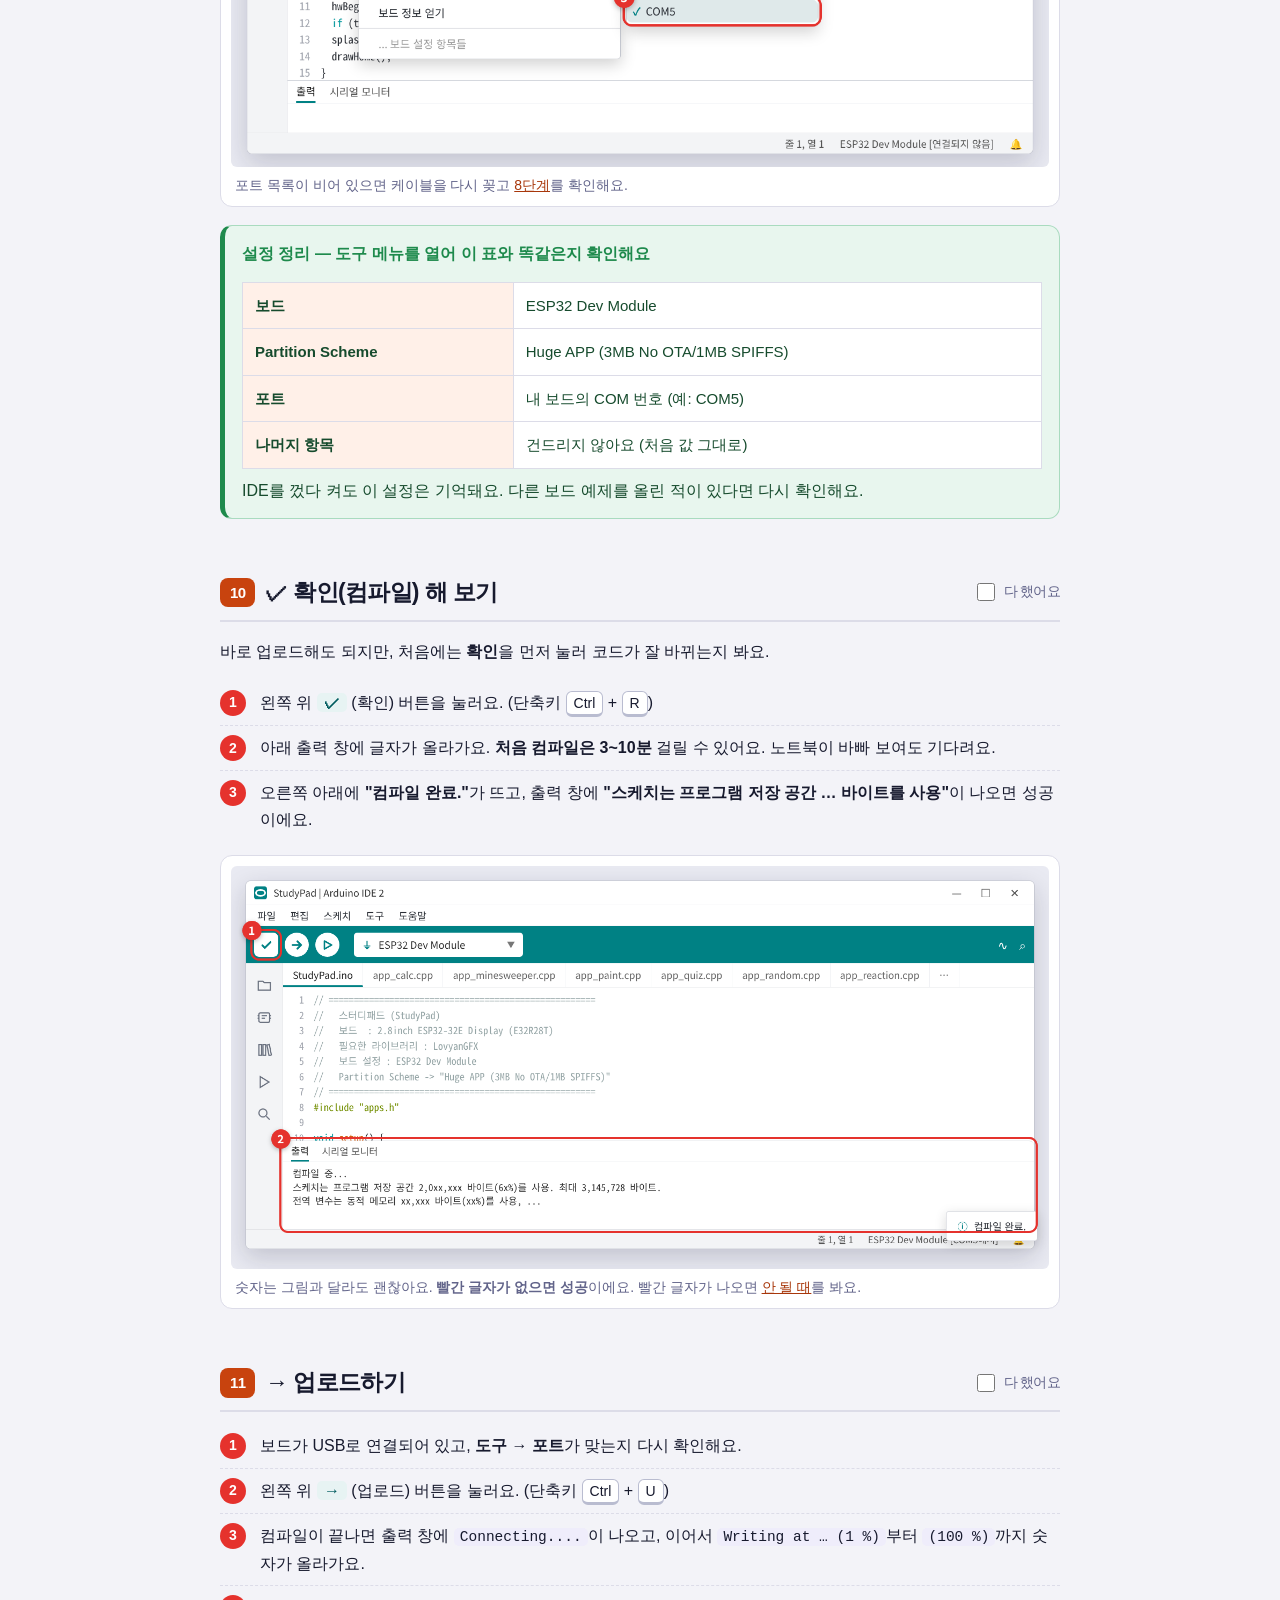
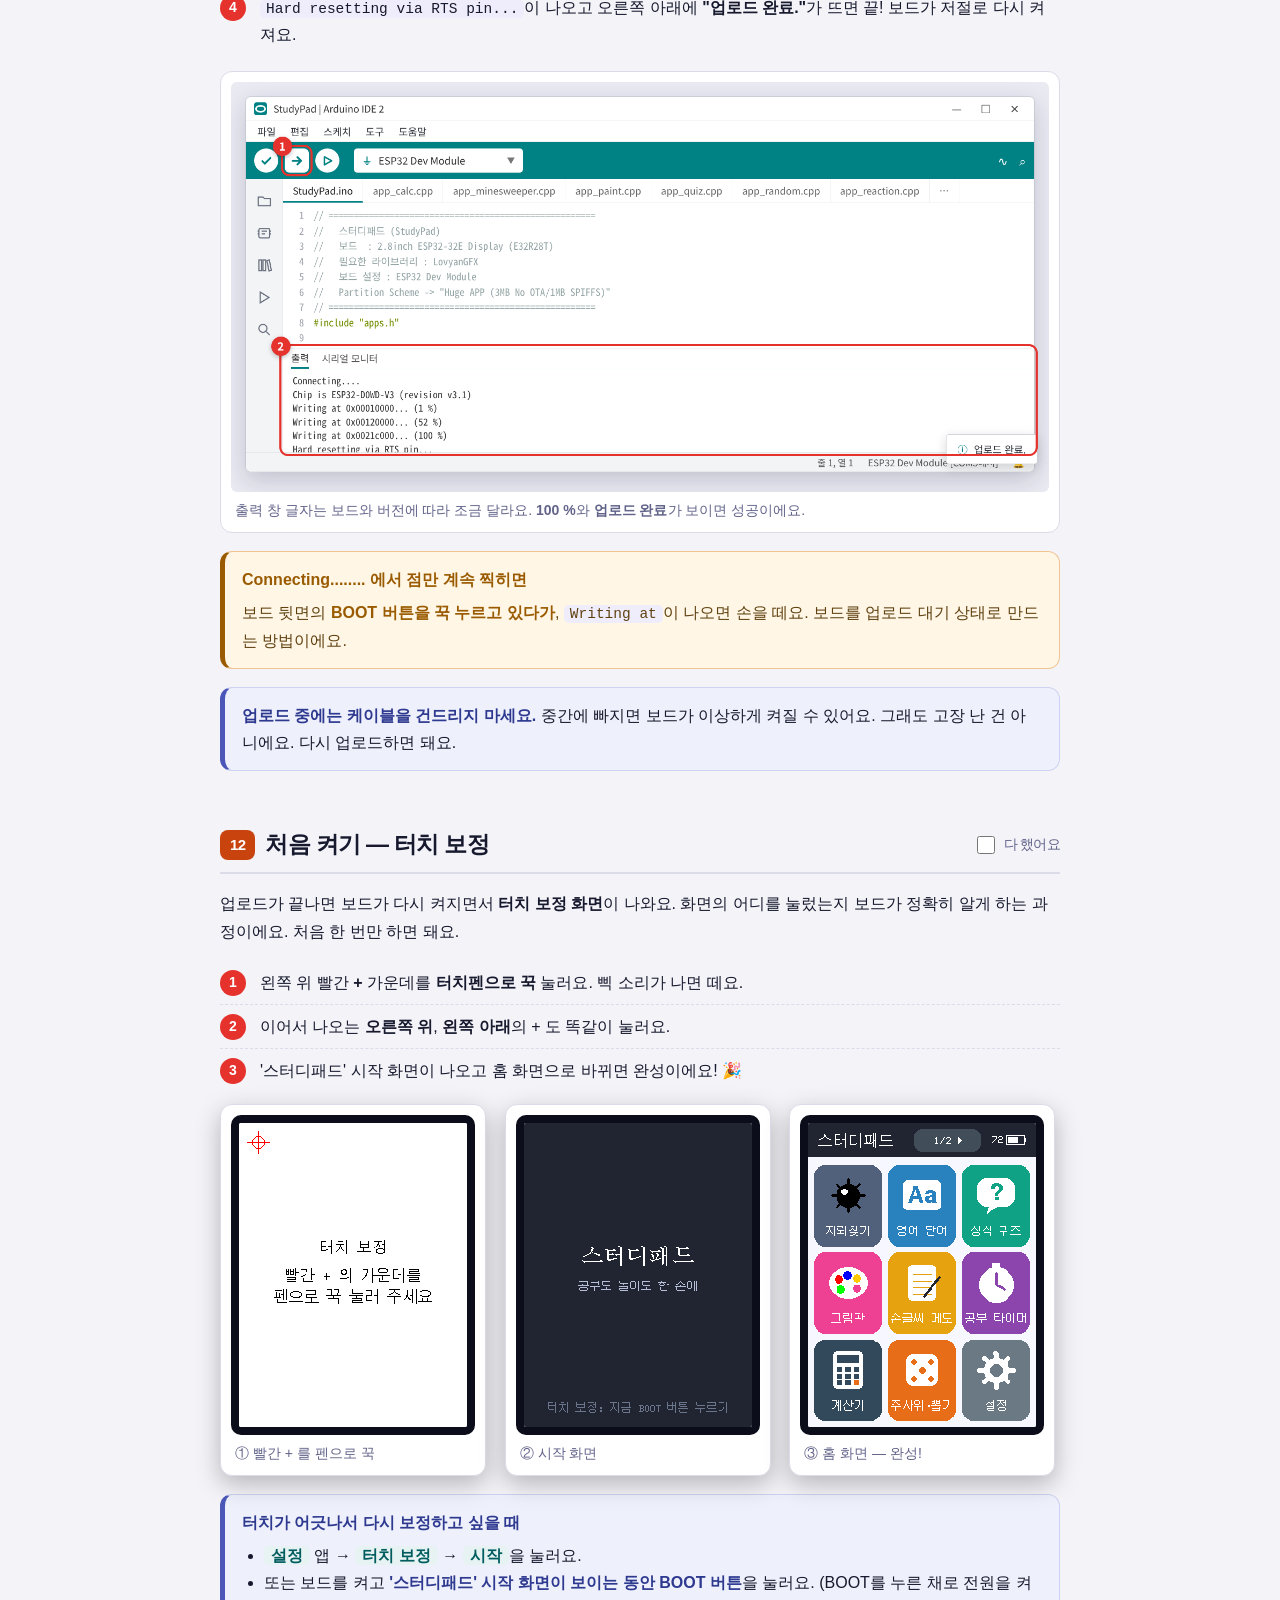
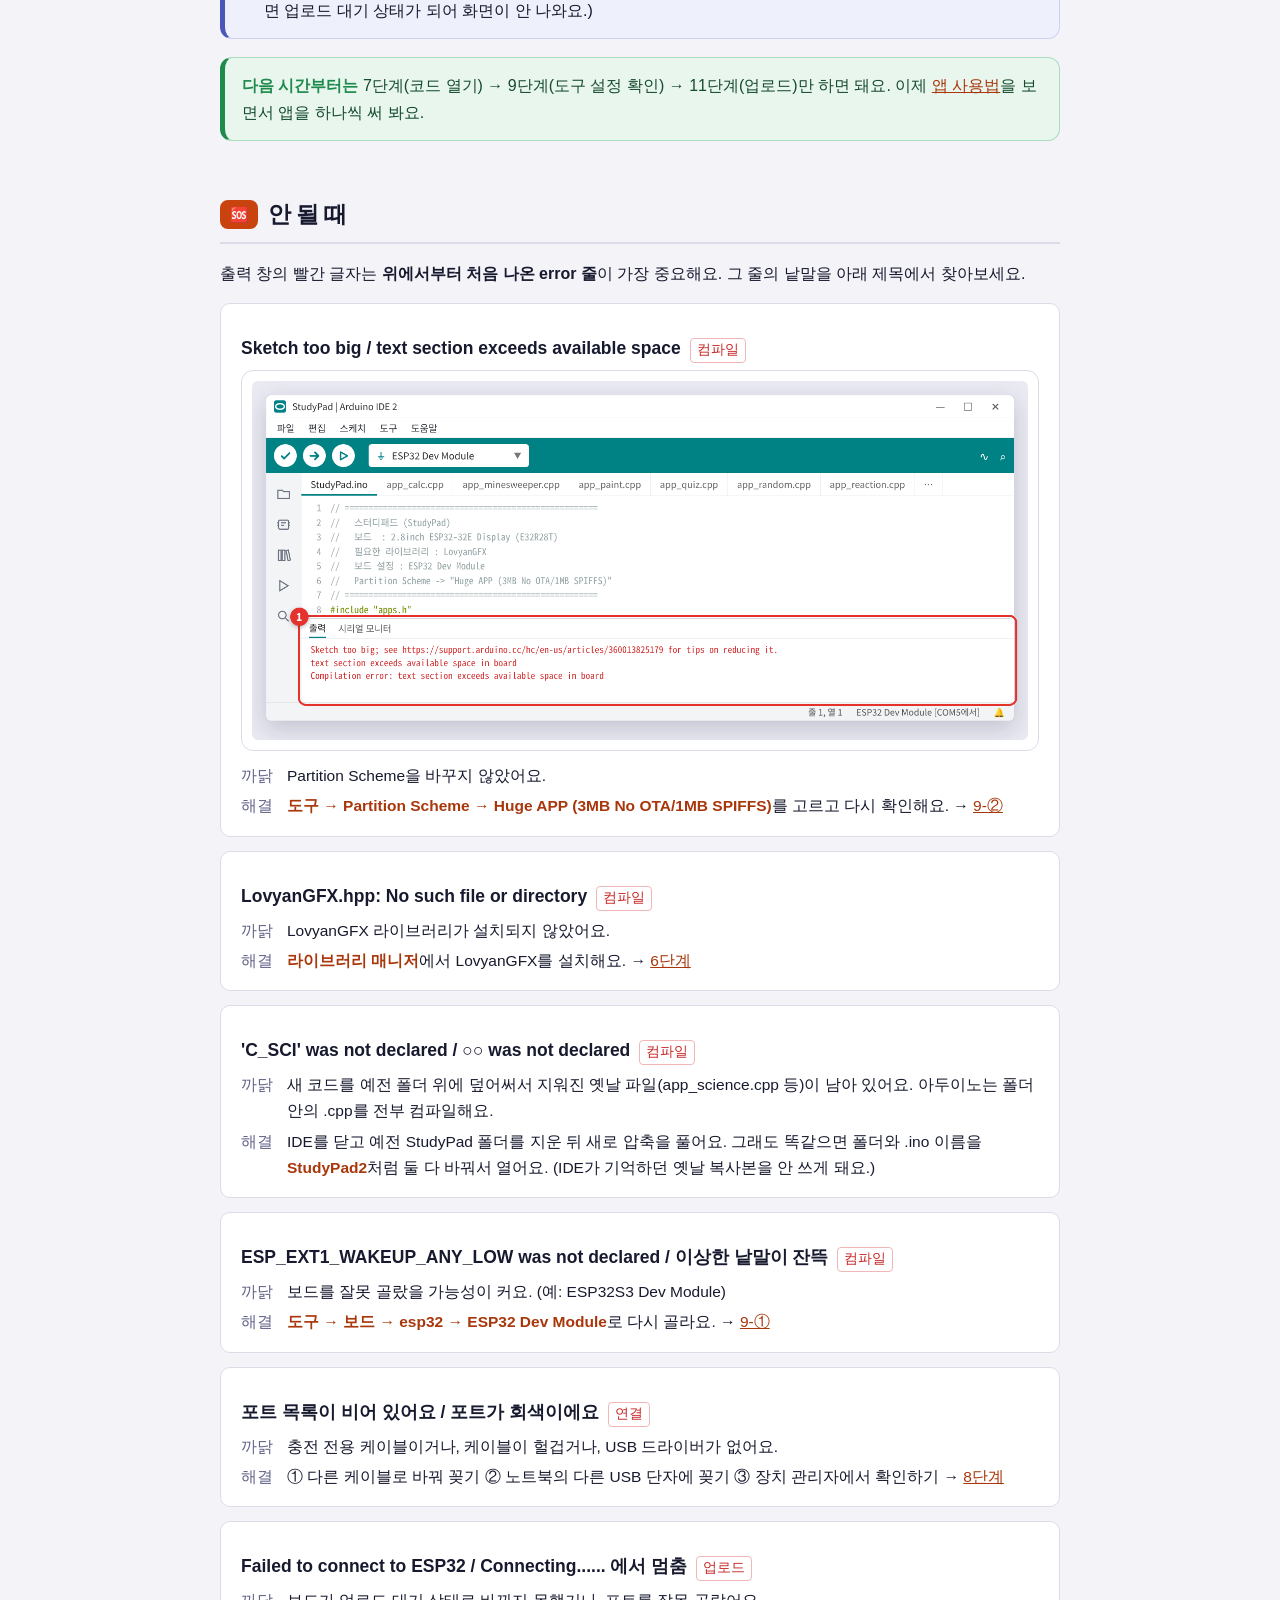
<file: setup.html>
<!DOCTYPE html>
<html lang="ko">
<head>
<meta charset="utf-8">
<meta name="viewport" content="width=device-width, initial-scale=1.0">
<meta name="theme-color" content="#171A2E">
<title>설치·업로드 가이드 · 스터디패드</title>
<link rel="stylesheet" href="style.css">
</head>
<body>
<nav><div class="in">
  <a href="index.html">🏠 홈</a>
  <a class="on" href="setup.html">🛠️ 설치·업로드 가이드</a>
  <a href="slides.html">📺 슬라이드</a>
  <a href="apps.html">📱 앱 사용법</a>
  <a href="mods.html">✏️ 코드 고쳐 보기</a>
</div></nav>

<main class="doc">
  <h1>설치·업로드 가이드</h1>
  <p class="lead">아두이노를 처음 써 보는 친구를 위한 안내서예요. <b>1번부터 순서대로</b> 따라 하면 보드에 스터디패드가 올라가요. 처음 한 번은 40~60분쯤 걸려요. 한 단계를 끝낼 때마다 제목 오른쪽의 <b>다 했어요</b>에 체크하세요. 교실 TV로 다 함께 볼 때는 <a href="slides.html">📺 슬라이드 버전</a>을 띄워요.</p>

  <div class="progress" aria-live="polite"><span>진행</span><div class="bar"><i id="bar"></i></div><b id="count">0 / 12</b></div>
  <div class="jump" id="jump">
    <a href="#s1">1 준비물</a><a href="#s2">2 IDE 설치</a><a href="#s3">3 한국어</a><a href="#s4">4 화면 구경</a>
    <a href="#s5">5 보드 매니저</a><a href="#s6">6 라이브러리 매니저</a><a href="#s7">7 코드 열기</a><a href="#s8">8 보드 연결</a>
    <a href="#s9">9 도구 설정</a><a href="#s10">10 확인</a><a href="#s11">11 업로드</a><a href="#s12">12 처음 켜기</a>
    <a href="#trouble">🆘 안 될 때</a>
  </div>

  <div class="note">
    <p><b>낱말 먼저 알고 가요</b></p>
    <ul>
      <li><b>아두이노 IDE</b>: 코드를 쓰고 보드에 보내는 프로그램이에요. 글 쓰는 한글 프로그램처럼 코드 쓰는 프로그램이라고 생각하면 돼요.</li>
      <li><b>스케치</b>: 아두이노에서는 코드 파일을 '스케치'라고 불러요. 확장자는 <code>.ino</code>예요.</li>
      <li><b>컴파일</b>: 사람이 쓴 코드를 보드가 알아듣는 기계어로 바꾸는 일이에요.</li>
      <li><b>업로드</b>: 바꾼 기계어를 USB 케이블로 보드에 보내 저장하는 일이에요.</li>
    </ul>
  </div>

  <!-- 1 -->
  <h2 id="s1"><span class="no">1</span>준비물 확인<label class="done"><input type="checkbox" data-step="s1"> 다 했어요</label></h2>
  <p>책상 위에 아래 세 가지가 있는지 확인해요.</p>
  <ol class="do">
    <li><b>2.8인치 ESP32 터치 보드</b> — 화면 뒤쪽에 작은 칩과 버튼(BOOT, RESET)이 있는 보드예요.</li>
    <li><b>USB-C 케이블</b> — 반드시 <b>데이터 전송이 되는 케이블</b>이어야 해요. 휴대폰 충전기에 딸려 온 짧은 케이블 중에는 충전만 되는 것이 있어요.</li>
    <li><b>윈도우 노트북</b> — 인터넷에 연결되어 있어야 해요.</li>
  </ol>
  <div class="warn"><p><b>학교 컴퓨터라면</b></p><p>프로그램 설치에 관리자 권한이 필요할 수 있어요. 설치 창에서 비밀번호를 물어보면 선생님을 불러요.</p></div>

  <!-- 2 -->
  <h2 id="s2"><span class="no">2</span>아두이노 IDE 설치하기<label class="done"><input type="checkbox" data-step="s2"> 다 했어요</label></h2>
  <p>이미 노트북에 <b>Arduino IDE 2</b>가 깔려 있으면 이 단계는 건너뛰어요. 바탕 화면이나 시작 메뉴에 청록색 아이콘이 있는지 찾아보세요.</p>
  <ol class="do">
    <li>인터넷 주소창에 <code>arduino.cc/en/software</code>를 입력해 들어가요.</li>
    <li><b>Arduino IDE 2.x</b> 부분의 <span class="ui">Windows Win 10 and newer, 64 bits</span>를 눌러요. (그림 ①)</li>
    <li>후원 안내 화면이 나오면 <span class="ui">JUST DOWNLOAD</span>를 눌러요. 돈을 내지 않아도 돼요. (그림 ②)</li>
    <li>다운로드 폴더에 생긴 <code>arduino-ide_2.x.x_Windows_64bit.exe</code>를 더블클릭해요.</li>
  </ol>
  <figure class="shot"><img src="shots/ide_download.png" alt="아두이노 공식 사이트 다운로드 화면 그림" loading="lazy">
    <figcaption>그림은 이해를 돕기 위해 단순하게 그렸어요. 실제 사이트 모습은 조금 다를 수 있어요.</figcaption></figure>
  <ol class="do" start="5" style="counter-reset: d 4">
    <li>설치 창에서 <span class="ui">I Agree</span>(동의) → 설치 대상은 그대로 두고 <span class="ui">Next</span> → 설치 위치도 그대로 두고 <span class="ui">Install</span>을 눌러요.</li>
    <li>중간에 <b>"이 장치 소프트웨어를 설치하시겠습니까?"</b> 창이 나오면 <span class="ui">설치</span>를 눌러요. 여러 번 나올 수 있어요. 이건 USB로 보드와 이야기하기 위한 드라이버예요.</li>
    <li><span class="ui">Finish</span>를 누르면 아두이노 IDE가 처음으로 열려요.</li>
  </ol>
  <figure class="shot"><img src="shots/ide_install.png" alt="설치 창 세 개: I Agree, Install, 드라이버 설치" loading="lazy">
    <figcaption>③ 드라이버 창에서 <b>설치 안 함</b>을 누르면 나중에 보드를 못 찾을 수 있어요.</figcaption></figure>
  <div class="note"><p><b>처음 열 때 기다리기</b></p><p>처음 실행하면 IDE가 필요한 정보를 내려받느라 오른쪽 아래에 알림이 여러 개 떠요. <b>Windows 보안 경고</b> 창이 나오면 <span class="ui">액세스 허용</span>을 눌러요. 알림이 다 사라질 때까지 1~2분 기다려요.</p></div>

  <!-- 3 -->
  <h2 id="s3"><span class="no">3</span>메뉴를 한국어로 바꾸기<label class="done"><input type="checkbox" data-step="s3"> 다 했어요</label></h2>
  <p>처음에는 메뉴가 영어로 나와요. 한국어로 바꾸면 이 가이드의 그림과 똑같아져요. 이미 한국어라면 건너뛰어요.</p>
  <ol class="do">
    <li>맨 위 메뉴에서 <span class="ui">File</span>을 눌러요.</li>
    <li><span class="ui">Preferences...</span>를 눌러요. (단축키 <span class="key">Ctrl</span> + <span class="key">,</span>)</li>
    <li><b>Language</b> 옆 상자를 눌러 <span class="ui">한국어</span>를 골라요.</li>
    <li><span class="ui">OK</span>를 누르면 IDE가 다시 열리면서 메뉴가 한국어로 바뀌어요.</li>
  </ol>
  <figure class="shot"><img src="shots/ide_language.png" alt="File → Preferences → Language 한국어 → OK" loading="lazy">
    <figcaption>번호 순서대로 눌러요: File → Preferences... → Language: 한국어 → OK</figcaption></figure>

  <!-- 4 -->
  <h2 id="s4"><span class="no">4</span>IDE 화면 구경하기<label class="done"><input type="checkbox" data-step="s4"> 다 했어요</label></h2>
  <p>앞으로 자주 누를 곳 여덟 군데예요. 그림의 번호와 아래 표를 맞춰 보세요.</p>
  <figure class="shot"><img src="shots/ide_tour.png" alt="아두이노 IDE 화면 각 부분에 번호를 붙인 그림" loading="lazy"></figure>
  <div class="tbl"><table>
    <thead><tr><th>번호</th><th>이름</th><th>하는 일</th></tr></thead>
    <tbody>
      <tr><td>1</td><td>메뉴</td><td><b>파일</b>(열기·저장), <b>도구</b>(보드·포트 설정)를 자주 써요.</td></tr>
      <tr><td>2</td><td>✓ 확인</td><td>코드에 틀린 곳이 없는지 컴파일만 해 봐요. 보드가 없어도 돼요.</td></tr>
      <tr><td>3</td><td>→ 업로드</td><td>컴파일한 다음 보드에 보내요. 보드가 연결되어 있어야 해요.</td></tr>
      <tr><td>4</td><td>보드 선택</td><td>지금 고른 보드 이름이 보여요.</td></tr>
      <tr><td>5</td><td>보드 매니저</td><td>보드 종류(ESP32)를 IDE에 설치하는 곳이에요. → <a href="#s5">5단계</a></td></tr>
      <tr><td>6</td><td>라이브러리 매니저</td><td>다른 사람이 만들어 둔 코드 꾸러미(라이브러리)를 설치하는 곳이에요. → <a href="#s6">6단계</a></td></tr>
      <tr><td>7</td><td>탭</td><td>스케치에 들어 있는 파일들이에요. 눌러서 파일을 바꿔 봐요.</td></tr>
      <tr><td>8</td><td>출력 창</td><td>컴파일·업로드 결과가 나와요. <b>빨간 글자</b>가 나오면 오류예요.</td></tr>
    </tbody>
  </table></div>

  <!-- 5 -->
  <h2 id="s5"><span class="no">5</span>보드 매니저로 ESP32 설치하기<label class="done"><input type="checkbox" data-step="s5"> 다 했어요</label></h2>
  <p>아두이노 IDE는 처음에 <b>아두이노 우노 같은 보드만</b> 알고 있어요. 우리 보드의 두뇌인 <b>ESP32</b>를 쓰려면 ESP32용 꾸러미를 한 번 설치해야 해요. 이 일을 하는 곳이 <b>보드 매니저</b>예요.</p>
  <ol class="do">
    <li>왼쪽 세로줄에서 <b>두 번째 아이콘</b>(보드 모양)을 눌러 <b>보드매니저</b>를 열어요. (단축키 <span class="key">Ctrl</span> + <span class="key">Shift</span> + <span class="key">B</span>)</li>
    <li>검색 칸에 <code>esp32</code>를 입력해요.</li>
    <li>목록에서 <b>esp32 by Espressif Systems</b>를 찾아 <span class="ui">설치</span>를 눌러요. 위에 있는 <b>Arduino ESP32 Boards</b>가 아니에요!</li>
  </ol>
  <figure class="shot"><img src="shots/ide_boards.png" alt="보드매니저에서 esp32 검색 후 esp32 by Espressif Systems 설치" loading="lazy">
    <figcaption>③을 누르면 아래 출력 창에 내려받는 과정이 보여요. 인터넷 속도에 따라 <b>5~15분</b> 걸려요. 그동안 다음 단계 설명을 읽어 두세요.</figcaption></figure>
  <div class="duo">
    <figure class="shot"><img src="shots/ide_boards_done.png" alt="esp32 설치됨 표시" loading="lazy">
      <figcaption>이름 아래에 <b>"3.x.x 설치됨"</b>이 보이고 버튼이 <b>제거</b>로 바뀌면 끝이에요. 숫자는 달라도 돼요.</figcaption></figure>
    <div class="warn" style="margin:0">
      <p><b>esp32가 목록에 안 보이면</b></p>
      <p><span class="ui">파일</span> → <span class="ui">기본 설정</span>을 열고, <b>추가 보드 관리자 URL</b> 칸에 아래 주소를 붙여 넣은 뒤 확인을 눌러요. 그다음 다시 검색해요.</p>
      <p><code>https://espressif.github.io/arduino-esp32/package_esp32_index.json</code></p>
      <p><b>설치가 중간에 멈추면</b> IDE를 껐다 켜고 다시 설치를 눌러요.</p>
    </div>
  </div>

  <!-- 6 -->
  <h2 id="s6"><span class="no">6</span>라이브러리 매니저로 LovyanGFX 설치하기<label class="done"><input type="checkbox" data-step="s6"> 다 했어요</label></h2>
  <p><b>라이브러리</b>는 다른 사람이 미리 만들어 둔 코드 꾸러미예요. 스터디패드는 화면에 글자와 그림을 그리기 위해 <b>LovyanGFX</b>라는 라이브러리 <b>딱 하나</b>만 써요.</p>
  <ol class="do">
    <li>왼쪽 세로줄에서 <b>세 번째 아이콘</b>(책 모양)을 눌러 <b>라이브러리 매니저</b>를 열어요. (단축키 <span class="key">Ctrl</span> + <span class="key">Shift</span> + <span class="key">I</span>)</li>
    <li>검색 칸에 <code>LovyanGFX</code>를 입력해요. 대문자·소문자는 상관없어요.</li>
    <li><b>LovyanGFX by lovyan03</b>의 <span class="ui">설치</span>를 눌러요. 1분이면 끝나요.</li>
  </ol>
  <figure class="shot"><img src="shots/ide_library.png" alt="라이브러리 매니저에서 LovyanGFX 검색 후 설치" loading="lazy">
    <figcaption>출력 창에 <b>"LovyanGFX@1.x.x 설치됨"</b>이 나오면 끝이에요.</figcaption></figure>
  <div class="good"><p><b>여기까지가 '처음 한 번만' 하는 설치예요.</b></p><p>보드 매니저(ESP32)와 라이브러리 매니저(LovyanGFX)는 노트북 한 대에 한 번만 설치하면 돼요. 다음 시간부터는 7단계부터 하면 돼요.</p></div>

  <!-- 7 -->
  <h2 id="s7"><span class="no">7</span>스터디패드 코드 내려받고 열기<label class="done"><input type="checkbox" data-step="s7"> 다 했어요</label></h2>
  <ol class="do">
    <li><a href="downloads/StudyPad.zip">StudyPad.zip 내려받기</a>를 눌러요. 다운로드 폴더에 <code>StudyPad.zip</code>이 생겨요.</li>
    <li>파일 탐색기에서 <code>StudyPad.zip</code>을 마우스 <b>오른쪽</b> 버튼으로 누르고 <span class="ui">모두 압축 풀기...</span> → <span class="ui">압축 풀기</span>를 눌러요.</li>
    <li>새로 생긴 <b>StudyPad</b> 폴더 안에 또 <b>StudyPad</b> 폴더가 있어요. 그 안으로 들어가요.</li>
    <li><code>StudyPad.ino</code>를 더블클릭해요. 아두이노 IDE에서 스케치가 열려요.</li>
  </ol>
  <figure class="shot"><img src="shots/zip_extract.png" alt="압축 파일을 마우스 오른쪽으로 눌러 모두 압축 풀기, 폴더 안의 StudyPad.ino" loading="lazy">
    <figcaption>윈도우에서 확장자(.ino)가 안 보이면 탐색기 <b>보기 → 표시 → 파일 확장명</b>을 켜요. 청록색 아이콘이 아두이노 스케치예요.</figcaption></figure>
  <figure class="shot"><img src="shots/ide_open.png" alt="StudyPad 스케치가 여러 탭으로 열린 아두이노 IDE" loading="lazy">
    <figcaption>위쪽에 <code>StudyPad.ino</code>, <code>app_calc.cpp</code> 같은 탭이 여러 개 보이면 성공이에요. 탭은 모두 18개예요.</figcaption></figure>
  <div class="warn">
    <p><b>세 가지를 꼭 지켜요</b></p>
    <ul>
      <li><b>압축을 풀지 않고</b> zip 안에서 바로 .ino를 열면 안 돼요. 저장도 업로드도 되지 않아요.</li>
      <li><b>폴더 이름을 바꾸지 마세요.</b> 폴더 이름(StudyPad)과 .ino 이름(StudyPad.ino)이 같아야 열려요. 이름을 바꾸고 싶으면 둘 다 똑같이 바꿔요.</li>
      <li>새 버전을 받았을 때 <b>예전 폴더 위에 덮어쓰지 마세요.</b> 예전 폴더를 지우거나 다른 곳으로 옮긴 뒤 새로 풀어요. 지워진 옛날 파일이 남아 오류가 나요.</li>
    </ul>
  </div>

  <!-- 8 -->
  <h2 id="s8"><span class="no">8</span>보드 연결하고 포트 확인하기<label class="done"><input type="checkbox" data-step="s8"> 다 했어요</label></h2>
  <ol class="do">
    <li>USB-C 케이블로 <b>보드</b>와 <b>노트북</b>을 연결해요. 보드 화면에 불이 들어와요. (처음 보드는 아무 그림이나 나올 수 있어요.)</li>
    <li>컴퓨터는 보드를 <b>COM5</b>처럼 <b>COM + 숫자</b>라는 이름(포트)으로 알아봐요. 숫자는 노트북마다 달라요.</li>
  </ol>
  <figure class="shot"><img src="shots/usb_connect.png" alt="노트북과 보드를 USB-C 케이블로 연결한 그림" loading="lazy">
    <figcaption>① 노트북의 USB 단자 ② 보드의 USB-C 단자. 보드의 단자 위치는 그림과 다를 수 있어요.</figcaption></figure>
  <h3>내 보드의 포트 번호 알아내기</h3>
  <p>윈도우 <b>시작 버튼</b>을 마우스 오른쪽으로 누르고 <span class="ui">장치 관리자</span>를 열어요. <b>포트(COM &amp; LPT)</b>를 펼치면 보드가 보여요. 케이블을 뺐다 꽂으면 사라졌다 나타나는 것이 내 보드예요.</p>
  <figure class="shot small"><img src="shots/device_manager.png" alt="장치 관리자 포트 목록의 USB-SERIAL CH340 (COM5)" loading="lazy">
    <figcaption>이름은 보드에 따라 조금 다를 수 있어요. 괄호 안 <b>COM 번호</b>를 기억해요.</figcaption></figure>
  <div class="warn">
    <p><b>포트(COM & LPT)가 없거나 노란 느낌표가 보이면</b></p>
    <ul>
      <li>먼저 <b>다른 케이블</b>로 바꿔 봐요. 충전 전용 케이블인 경우가 가장 많아요.</li>
      <li>그래도 안 되면 USB 칩 드라이버가 없는 거예요. 이 보드는 대부분 <b>CH340</b> 계열 칩을 써요. 선생님께 드라이버 설치를 부탁해요.</li>
    </ul>
  </div>

  <!-- 9 -->
  <h2 id="s9"><span class="no">9</span>도구 메뉴에서 세 가지 설정하기<label class="done"><input type="checkbox" data-step="s9"> 다 했어요</label></h2>
  <p>IDE에게 "<b>어떤 보드</b>에, <b>어떤 크기로</b>, <b>어느 포트</b>로 보낼지" 알려 주는 단계예요. 하나라도 틀리면 업로드가 안 돼요.</p>

  <h3 id="s9-board">① 보드 고르기: ESP32 Dev Module</h3>
  <ol class="do">
    <li>메뉴에서 <span class="ui">도구</span>를 눌러요.</li>
    <li><span class="ui">보드</span>에 마우스를 올려요.</li>
    <li><span class="ui">esp32</span>에 마우스를 올리면 아주 긴 목록이 나와요.</li>
    <li><span class="ui">ESP32 Dev Module</span>을 눌러요.</li>
  </ol>
  <figure class="shot"><img src="shots/ide_board_select.png" alt="도구 → 보드 → esp32 → ESP32 Dev Module" loading="lazy">
    <figcaption>④ 비슷한 이름이 많아요. <b>S3, C3 같은 글자가 붙지 않은</b> "ESP32 Dev Module"이 맞아요. 우리 보드는 ESP32-S3가 아니에요.</figcaption></figure>

  <h3 id="s9-part">② 파티션 고르기: Huge APP</h3>
  <p>스터디패드에는 한글 글꼴과 단어 1,664개가 들어 있어서 코드가 커요. 보드의 저장 공간을 <b>프로그램 칸이 큰 방식</b>으로 나눠 줘야 들어가요.</p>
  <ol class="do">
    <li><span class="ui">도구</span>를 다시 눌러요.</li>
    <li>아래쪽의 <span class="ui">Partition Scheme</span>에 마우스를 올려요.</li>
    <li><span class="ui">Huge APP (3MB No OTA/1MB SPIFFS)</span>를 눌러요.</li>
  </ol>
  <figure class="shot"><img src="shots/ide_partition.png" alt="도구 → Partition Scheme → Huge APP" loading="lazy">
    <figcaption>이걸 안 하면 컴파일할 때 <b>Sketch too big</b> 오류가 나요. 항목 순서는 버전에 따라 조금 다를 수 있어요.</figcaption></figure>

  <h3 id="s9-port">③ 포트 고르기: 8단계에서 찾은 COM 번호</h3>
  <ol class="do">
    <li><span class="ui">도구</span>를 눌러요.</li>
    <li><span class="ui">포트</span>에 마우스를 올려요.</li>
    <li>8단계에서 확인한 <b>COM 번호</b>를 눌러요. 앞에 ✓ 표시가 생기면 골라진 거예요.</li>
  </ol>
  <figure class="shot"><img src="shots/ide_port.png" alt="도구 → 포트 → COM5" loading="lazy">
    <figcaption>포트 목록이 비어 있으면 케이블을 다시 꽂고 <a href="#s8">8단계</a>를 확인해요.</figcaption></figure>

  <div class="good">
    <p><b>설정 정리 — 도구 메뉴를 열어 이 표와 똑같은지 확인해요</b></p>
    <div class="tbl"><table style="margin:8px 0 0">
      <tbody>
        <tr><th>보드</th><td>ESP32 Dev Module</td></tr>
        <tr><th>Partition Scheme</th><td>Huge APP (3MB No OTA/1MB SPIFFS)</td></tr>
        <tr><th>포트</th><td>내 보드의 COM 번호 (예: COM5)</td></tr>
        <tr><th>나머지 항목</th><td>건드리지 않아요 (처음 값 그대로)</td></tr>
      </tbody>
    </table></div>
    <p style="margin-top:8px">IDE를 껐다 켜도 이 설정은 기억돼요. 다른 보드 예제를 올린 적이 있다면 다시 확인해요.</p>
  </div>

  <!-- 10 -->
  <h2 id="s10"><span class="no">10</span>✓ 확인(컴파일) 해 보기<label class="done"><input type="checkbox" data-step="s10"> 다 했어요</label></h2>
  <p>바로 업로드해도 되지만, 처음에는 <b>확인</b>을 먼저 눌러 코드가 잘 바뀌는지 봐요.</p>
  <ol class="do">
    <li>왼쪽 위 <span class="ui">✓</span> (확인) 버튼을 눌러요. (단축키 <span class="key">Ctrl</span> + <span class="key">R</span>)</li>
    <li>아래 출력 창에 글자가 올라가요. <b>처음 컴파일은 3~10분</b> 걸릴 수 있어요. 노트북이 바빠 보여도 기다려요.</li>
    <li>오른쪽 아래에 <b>"컴파일 완료."</b>가 뜨고, 출력 창에 <b>"스케치는 프로그램 저장 공간 … 바이트를 사용"</b>이 나오면 성공이에요.</li>
  </ol>
  <figure class="shot"><img src="shots/ide_verify.png" alt="확인 버튼을 누른 뒤 컴파일 완료 메시지" loading="lazy">
    <figcaption>숫자는 그림과 달라도 괜찮아요. <b>빨간 글자가 없으면 성공</b>이에요. 빨간 글자가 나오면 <a href="#trouble">안 될 때</a>를 봐요.</figcaption></figure>

  <!-- 11 -->
  <h2 id="s11"><span class="no">11</span>→ 업로드하기<label class="done"><input type="checkbox" data-step="s11"> 다 했어요</label></h2>
  <ol class="do">
    <li>보드가 USB로 연결되어 있고, <b>도구 → 포트</b>가 맞는지 다시 확인해요.</li>
    <li>왼쪽 위 <span class="ui">→</span> (업로드) 버튼을 눌러요. (단축키 <span class="key">Ctrl</span> + <span class="key">U</span>)</li>
    <li>컴파일이 끝나면 출력 창에 <code>Connecting....</code>이 나오고, 이어서 <code>Writing at … (1 %)</code>부터 <code>(100 %)</code>까지 숫자가 올라가요.</li>
    <li><code>Hard resetting via RTS pin...</code>이 나오고 오른쪽 아래에 <b>"업로드 완료."</b>가 뜨면 끝! 보드가 저절로 다시 켜져요.</li>
  </ol>
  <figure class="shot"><img src="shots/ide_upload.png" alt="업로드 버튼을 누른 뒤 Writing 100% 와 업로드 완료" loading="lazy">
    <figcaption>출력 창 글자는 보드와 버전에 따라 조금 달라요. <b>100 %</b>와 <b>업로드 완료</b>가 보이면 성공이에요.</figcaption></figure>
  <div class="warn">
    <p><b>Connecting........ 에서 점만 계속 찍히면</b></p>
    <p>보드 뒷면의 <b>BOOT 버튼을 꾹 누르고 있다가</b>, <code>Writing at</code>이 나오면 손을 떼요. 보드를 업로드 대기 상태로 만드는 방법이에요.</p>
  </div>
  <div class="note"><p><b>업로드 중에는 케이블을 건드리지 마세요.</b> 중간에 빠지면 보드가 이상하게 켜질 수 있어요. 그래도 고장 난 건 아니에요. 다시 업로드하면 돼요.</p></div>

  <!-- 12 -->
  <h2 id="s12"><span class="no">12</span>처음 켜기 — 터치 보정<label class="done"><input type="checkbox" data-step="s12"> 다 했어요</label></h2>
  <p>업로드가 끝나면 보드가 다시 켜지면서 <b>터치 보정 화면</b>이 나와요. 화면의 어디를 눌렀는지 보드가 정확히 알게 하는 과정이에요. 처음 한 번만 하면 돼요.</p>
  <ol class="do">
    <li>왼쪽 위 빨간 <b>+</b> 가운데를 <b>터치펜으로 꾹</b> 눌러요. 삑 소리가 나면 떼요.</li>
    <li>이어서 나오는 <b>오른쪽 위</b>, <b>왼쪽 아래</b>의 + 도 똑같이 눌러요.</li>
    <li>'스터디패드' 시작 화면이 나오고 홈 화면으로 바뀌면 완성이에요! 🎉</li>
  </ol>
  <div class="duo">
    <figure class="shot board"><img src="shots/board_calibrate.png" alt="터치 보정 화면" loading="lazy"><figcaption>① 빨간 + 를 펜으로 꾹</figcaption></figure>
    <figure class="shot board"><img src="shots/board_splash.png" alt="스터디패드 시작 화면" loading="lazy"><figcaption>② 시작 화면</figcaption></figure>
    <figure class="shot board"><img src="shots/board_home.png" alt="스터디패드 홈 화면" loading="lazy"><figcaption>③ 홈 화면 — 완성!</figcaption></figure>
  </div>
  <div class="note">
    <p><b>터치가 어긋나서 다시 보정하고 싶을 때</b></p>
    <ul>
      <li><span class="ui">설정</span> 앱 → <span class="ui">터치 보정</span> → <span class="ui">시작</span>을 눌러요.</li>
      <li>또는 보드를 켜고 <b>'스터디패드' 시작 화면이 보이는 동안 BOOT 버튼</b>을 눌러요. (BOOT를 누른 채로 전원을 켜면 업로드 대기 상태가 되어 화면이 안 나와요.)</li>
    </ul>
  </div>
  <div class="good"><p><b>다음 시간부터는</b> 7단계(코드 열기) → 9단계(도구 설정 확인) → 11단계(업로드)만 하면 돼요. 이제 <a href="apps.html">앱 사용법</a>을 보면서 앱을 하나씩 써 봐요.</p></div>

  <!-- 안 될 때 -->
  <h2 id="trouble"><span class="no">🆘</span>안 될 때</h2>
  <p>출력 창의 빨간 글자는 <b>위에서부터 처음 나온 error 줄</b>이 가장 중요해요. 그 줄의 낱말을 아래 제목에서 찾아보세요.</p>

  <div class="faq"><h3>Sketch too big / text section exceeds available space <em>컴파일</em></h3>
    <figure class="shot" style="margin:6px 0 12px"><img src="shots/ide_error.png" alt="Sketch too big 오류" loading="lazy"></figure>
    <dl><dt>까닭</dt><dd>Partition Scheme을 바꾸지 않았어요.</dd>
    <dt>해결</dt><dd><b>도구 → Partition Scheme → Huge APP (3MB No OTA/1MB SPIFFS)</b>를 고르고 다시 확인해요. → <a href="#s9-part">9-②</a></dd></dl></div>

  <div class="faq"><h3>LovyanGFX.hpp: No such file or directory <em>컴파일</em></h3>
    <dl><dt>까닭</dt><dd>LovyanGFX 라이브러리가 설치되지 않았어요.</dd>
    <dt>해결</dt><dd><b>라이브러리 매니저</b>에서 LovyanGFX를 설치해요. → <a href="#s6">6단계</a></dd></dl></div>

  <div class="faq"><h3>'C_SCI' was not declared / ○○ was not declared <em>컴파일</em></h3>
    <dl><dt>까닭</dt><dd>새 코드를 예전 폴더 위에 덮어써서 지워진 옛날 파일(app_science.cpp 등)이 남아 있어요. 아두이노는 폴더 안의 .cpp를 전부 컴파일해요.</dd>
    <dt>해결</dt><dd>IDE를 닫고 예전 StudyPad 폴더를 지운 뒤 새로 압축을 풀어요. 그래도 똑같으면 폴더와 .ino 이름을 <b>StudyPad2</b>처럼 둘 다 바꿔서 열어요. (IDE가 기억하던 옛날 복사본을 안 쓰게 돼요.)</dd></dl></div>

  <div class="faq"><h3>ESP_EXT1_WAKEUP_ANY_LOW was not declared / 이상한 낱말이 잔뜩 <em>컴파일</em></h3>
    <dl><dt>까닭</dt><dd>보드를 잘못 골랐을 가능성이 커요. (예: ESP32S3 Dev Module)</dd>
    <dt>해결</dt><dd><b>도구 → 보드 → esp32 → ESP32 Dev Module</b>로 다시 골라요. → <a href="#s9-board">9-①</a></dd></dl></div>

  <div class="faq"><h3>포트 목록이 비어 있어요 / 포트가 회색이에요 <em>연결</em></h3>
    <dl><dt>까닭</dt><dd>충전 전용 케이블이거나, 케이블이 헐겁거나, USB 드라이버가 없어요.</dd>
    <dt>해결</dt><dd>① 다른 케이블로 바꿔 꽂기 ② 노트북의 다른 USB 단자에 꽂기 ③ 장치 관리자에서 확인하기 → <a href="#s8">8단계</a></dd></dl></div>

  <div class="faq"><h3>Failed to connect to ESP32 / Connecting...... 에서 멈춤 <em>업로드</em></h3>
    <dl><dt>까닭</dt><dd>보드가 업로드 대기 상태로 바뀌지 못했거나, 포트를 잘못 골랐어요.</dd>
    <dt>해결</dt><dd>① <b>도구 → 포트</b> 번호 확인 ② 업로드를 누르고 <b>Connecting</b>이 나올 때 <b>BOOT 버튼을 꾹</b> 누르고 있다가 Writing이 나오면 떼기 ③ 시리얼 모니터가 열려 있으면 닫기</dd></dl></div>

  <div class="faq"><h3>A fatal error occurred: ... / Upload Speed 문제 <em>업로드</em></h3>
    <dl><dt>까닭</dt><dd>케이블이나 USB 단자가 빠른 속도를 못 따라가요.</dd>
    <dt>해결</dt><dd><b>도구 → Upload Speed</b>를 <b>115200</b>으로 낮춰서 다시 업로드해요. 느리지만 잘 올라가요.</dd></dl></div>

  <div class="faq"><h3>업로드는 됐는데 화면이 하얗거나 그대로예요 <em>업로드 후</em></h3>
    <dl><dt>까닭</dt><dd>보드가 아직 다시 켜지지 않았거나, 다른 종류의 보드예요.</dd>
    <dt>해결</dt><dd>보드의 <b>RESET 버튼</b>을 한 번 눌러요. 그래도 그대로면 보드 이름(E32R28T, 2.8inch ESP32-32E)이 맞는지 선생님께 확인해요.</dd></dl></div>

  <div class="faq"><h3>색이 사진 필름처럼 반대로 보여요 / 빨강과 파랑이 바뀌었어요 <em>화면</em></h3>
    <dl><dt>해결</dt><dd>색이 반대면 <b>설정 → 색 반전</b>을 눌러요. 빨강·파랑이 바뀌었으면 <code>hw.h</code> 탭의 <code>#define LCD_RGB_ORDER  false</code>를 <code>true</code>로 바꿔서 다시 업로드해요.</dd></dl></div>

  <div class="faq"><h3>누른 곳과 다른 곳이 눌려요 <em>터치</em></h3>
    <dl><dt>해결</dt><dd>터치 보정을 다시 해요. 손가락 대신 <b>터치펜</b>으로, + 의 <b>정가운데</b>를 꾹 눌러요. → <a href="#s12">12단계</a></dd></dl></div>

  <div class="faq"><h3>소리가 안 나요 <em>소리</em></h3>
    <dl><dt>해결</dt><dd>스피커가 보드의 스피커 단자에 꽂혀 있는지, <b>설정 → 소리 크기</b>가 0(맨 왼쪽)이 아닌지 확인해요.</dd></dl></div>

  <div class="faq"><h3>화면이 꺼졌어요 <em>절전</em></h3>
    <dl><dt>해결</dt><dd>고장이 아니라 <b>자동 절전</b>이에요. 화면을 누르거나 BOOT 버튼을 누르면 하던 화면 그대로 깨어나요. 시간은 <b>설정 → 자동 절전</b>에서 바꿔요.</dd></dl></div>

  <div class="faq"><h3>"배터리가 부족해요" 화면이 나오고 꺼졌어요 <em>배터리</em></h3>
    <dl><dt>해결</dt><dd>기록은 저장되어 있어요. USB 케이블로 충전한 뒤 <b>BOOT 버튼</b>을 누르면 다시 켜져요.</dd></dl></div>
</main>

<footer>
  메이커 동아리 · 스터디패드 만들기 · 설치·업로드 가이드<br>
  <span class="url">그림 속 IDE 화면은 이해를 돕기 위해 다시 그린 것이에요. 실제 화면은 버전에 따라 조금 다를 수 있어요.</span>
</footer>

<script>
  (function () {
    var KEY = 'studypad-setup-done';
    var done = {};
    try { done = JSON.parse(localStorage.getItem(KEY) || '{}') || {}; } catch (e) { done = {}; }
    var boxes = document.querySelectorAll('input[data-step]');
    function paint() {
      var n = 0;
      boxes.forEach(function (b) {
        var id = b.dataset.step, on = !!done[id];
        b.checked = on;
        b.closest('h2').classList.toggle('ok', on);
        var j = document.querySelector('#jump a[href="#' + id + '"]');
        if (j) j.classList.toggle('ok', on);
        if (on) n++;
      });
      document.getElementById('count').textContent = n + ' / ' + boxes.length;
      document.getElementById('bar').style.width = (n * 100 / boxes.length) + '%';
    }
    boxes.forEach(function (b) {
      b.addEventListener('change', function () {
        done[b.dataset.step] = b.checked;
        try { localStorage.setItem(KEY, JSON.stringify(done)); } catch (e) {}
        paint();
      });
    });
    paint();
  })();
</script>
</body>
</html>
</file>
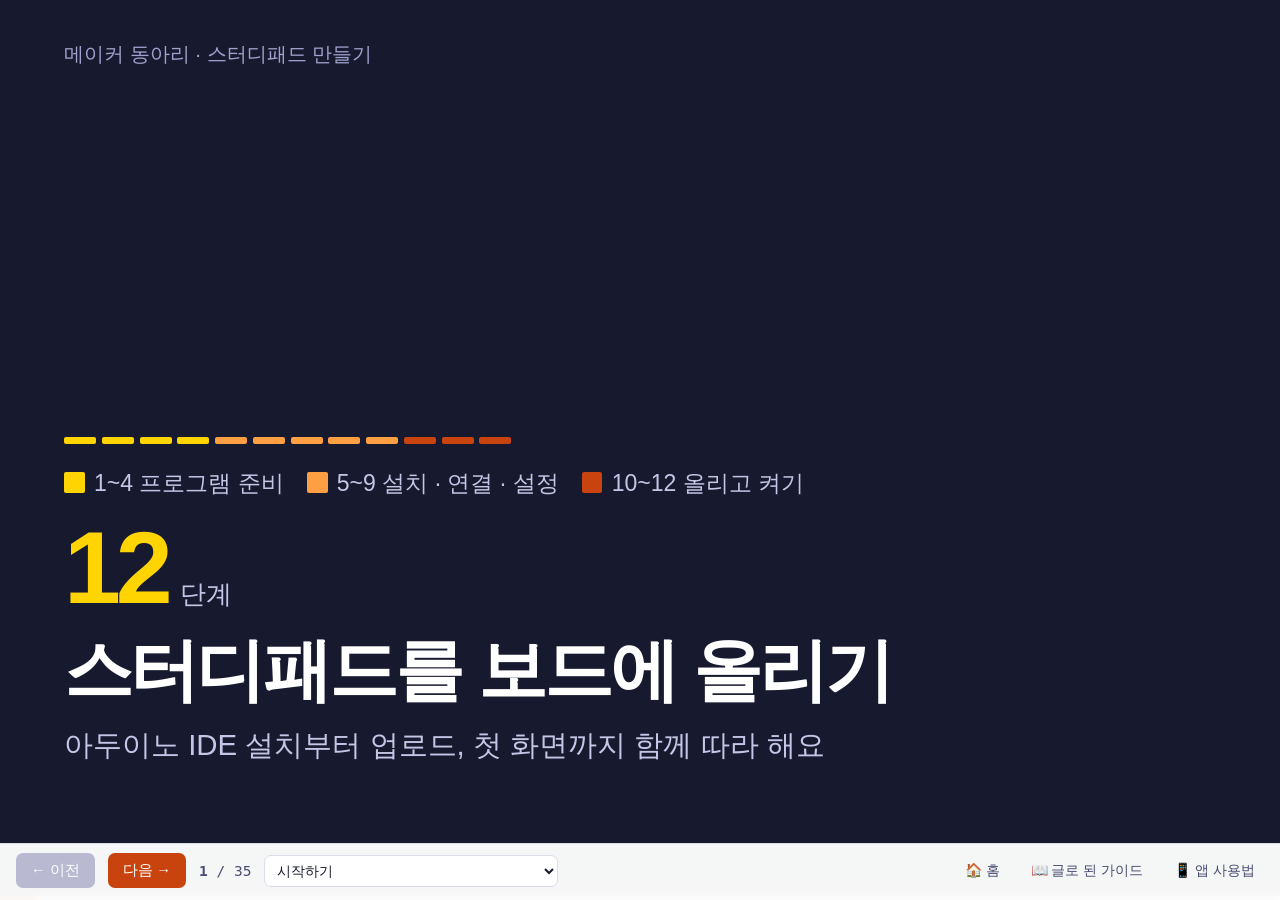
<file: slides.html>
<!DOCTYPE html>
<html lang="ko">
<head>
<meta charset="UTF-8">
<meta name="viewport" content="width=device-width, initial-scale=1.0">
<meta name="theme-color" content="#171A2E">
<title>설치·업로드 슬라이드 · 스터디패드</title>
<style>
:root{
  --ink:#171A2E; --ink-2:#232846; --paper:#F3F3F8; --white:#fff;
  --accent:#C8430E; --accent-dim:#A8370B; --accent-soft:#FFF0E8;
  --spark:#FFD400; --line:#DCDCE8; --muted:#4A4C72; --dim:#C3C6E6;
}
*{box-sizing:border-box}
/* 한글이 단어 중간에서 끊기지 않게 — '메뉴에서'의 '서'만 내려가는 일을 막는다 */
h2,.sub,.note,.big,.lead,figcaption,ul.pts li,.step b,.step span,.tlrow .d,
.cover h1,.cover p,.shotbox .body{word-break:keep-all;overflow-wrap:break-word}
html,body{height:100%}
body{margin:0;background:var(--paper);color:var(--ink);overflow:hidden;
  font-family:-apple-system,"Malgun Gothic","Apple SD Gothic Neo",sans-serif}
.deck{height:100vh;position:relative}
.stage{position:absolute;inset:0;overflow:hidden}
.slide{position:absolute;inset:0;display:none;flex-direction:column;justify-content:center;
  padding:11vh 5vw 8vh;overflow:auto}
.slide.on{display:flex}

/* 차시 표지 — 슬라이드 모서리에 고정, 본문 흐름 밖 */
.mark{position:absolute;left:5vw;top:4.4vh;display:flex;align-items:center;
  gap:clamp(9px,.9vw,15px);font-size:clamp(15px,1.6vw,26px);color:var(--muted)}
.mark .n{background:var(--ink);color:var(--paper);font-weight:700;
  width:clamp(26px,2.5vw,40px);height:clamp(26px,2.5vw,40px);border-radius:4px;
  display:flex;align-items:center;justify-content:center;
  font-size:clamp(14px,1.45vw,23px);font-variant-numeric:tabular-nums}

h2{font-size:clamp(28px,4.4vw,72px);line-height:1.18;margin:0 0 clamp(16px,2.6vh,38px);
  letter-spacing:-.035em;font-weight:700}
.sub{font-size:clamp(17px,2.2vw,36px);line-height:1.55;color:var(--muted);margin:0}
.sub b{color:var(--ink);font-weight:700}

/* 목록 — 상자가 아니라 가로줄로 나뉜 행 */
ul.pts{list-style:none;margin:0;padding:0;border-top:1px solid var(--line)}
ul.pts li{border-bottom:1px solid var(--line);padding:clamp(13px,2.1vh,27px) 0
  clamp(13px,2.1vh,27px) clamp(26px,2.6vw,46px);position:relative;
  font-size:clamp(17px,2.3vw,41px);line-height:1.38}
ul.pts li::before{content:"";position:absolute;left:0;top:calc(.62em);
  width:clamp(9px,.85vw,15px);height:clamp(9px,.85vw,15px);background:var(--accent);
  border-radius:2px}
ul.pts li b{font-weight:700}
ul.pts li:nth-last-child(n+5),ul.pts li:nth-last-child(n+5)~li{
  padding-top:clamp(10px,1.5vh,20px);padding-bottom:clamp(10px,1.5vh,20px);
  font-size:clamp(16px,2vw,34px)}
ul.pts:has(li:nth-child(2):last-child) li,
ul.pts:has(li:nth-child(3):last-child) li{
  padding-top:clamp(20px,3.6vh,52px);padding-bottom:clamp(20px,3.6vh,52px);
  font-size:clamp(19px,2.65vw,48px)}
/* 목록(왼쪽) + 캡처(오른쪽) 2단 — 글만으로는 어느 탭인지 못 찾는 화면용 */
.twocol{display:grid;grid-template-columns:1fr 1fr;gap:clamp(20px,2.6vw,46px);align-items:start}
.twocol .pts{margin-top:0}
.twocol .shotbox{margin-top:0;height:100%}
.twocol .shotbox img{max-height:44vh}
.note{margin:clamp(16px,2.4vh,32px) 0 0;font-size:clamp(16px,2.05vw,34px);
  color:var(--muted);line-height:1.5}
.note b{color:var(--accent-dim);font-weight:700}

/* 단계 카드 — 테두리 없이 위쪽 굵은 선 */
.steps{display:grid;grid-template-columns:repeat(auto-fit,minmax(min(100%,215px),1fr));
  gap:clamp(16px,2.1vw,36px)}
.step{border-top:5px solid var(--accent);padding:clamp(14px,2vh,28px) 0 0}
.step .ic{font-size:clamp(28px,3.3vw,54px);line-height:1.1}
.step .ic.num{background:var(--ink);color:var(--paper);width:clamp(32px,2.8vw,46px);
  height:clamp(32px,2.8vw,46px);border-radius:5px;display:flex;align-items:center;
  justify-content:center;font-weight:700;font-size:clamp(17px,1.7vw,27px);
  font-variant-numeric:tabular-nums}
.step > b{display:block;font-size:clamp(20px,2.6vw,44px);margin:clamp(9px,1.3vh,18px) 0 5px;
  letter-spacing:-.025em;line-height:1.25}
.step span{color:var(--muted);font-size:clamp(17px,2.15vw,35px);line-height:1.42}

/* 화면 캡처 자리 — 브라우저 창 모양 */
.shotbox{margin-top:clamp(8px,1.4vh,18px);border:1px solid var(--line);border-radius:10px;
  background:var(--white);overflow:hidden;display:flex;flex-direction:column;
  flex:1 1 auto;max-height:62vh}
.shotbox .chrome{background:var(--ink);color:var(--dim);display:flex;align-items:center;
  gap:9px;padding:clamp(6px,.9vh,11px) clamp(11px,1.1vw,18px);
  font-family:ui-monospace,Consolas,"D2Coding",monospace;font-size:clamp(11px,1.15vw,18px)}
.shotbox .chrome span{white-space:nowrap;overflow:hidden;text-overflow:ellipsis}
.shotbox .chrome i{width:clamp(7px,.62vw,11px);height:clamp(7px,.62vw,11px);
  border-radius:50%;background:#464C78;display:block}
.shotbox .chrome i:first-child{background:var(--spark)}
.shotbox .body{flex:1;display:flex;align-items:center;justify-content:center;text-align:center;
  padding:clamp(16px,3vh,34px);min-height:38vh;color:var(--muted);
  font-size:clamp(13px,1.5vw,23px);background:repeating-linear-gradient(135deg,
    #fff 0 11px,#FAFAFD 11px 22px)}
.shotbox img{max-width:100%;max-height:52vh;display:block;border-radius:4px}

figure{margin:0;display:flex;flex-direction:column;align-items:center;gap:clamp(8px,1.6vh,20px);width:100%}
figure svg{width:100%;height:auto;max-height:58vh}
figcaption{color:var(--muted);font-size:clamp(16px,1.95vw,32px);text-align:center;
  max-width:46em;line-height:1.45}

/* 표지 */
.cover{background:var(--ink);color:var(--white);justify-content:flex-end;
  padding-bottom:15vh}
.cover .ses{display:flex;align-items:baseline;gap:clamp(10px,1vw,18px);margin:0 0 clamp(14px,2vh,26px)}
.cover .ses .num{font-size:clamp(46px,8vw,132px);font-weight:700;line-height:.82;
  color:var(--spark);letter-spacing:-.05em;font-variant-numeric:tabular-nums}
.cover .ses .of{font-size:clamp(17px,2vw,32px);color:var(--dim)}
.cover h1{font-size:clamp(30px,5.4vw,88px);line-height:1.14;margin:0 0 clamp(10px,1.6vh,22px);
  letter-spacing:-.04em;font-weight:700}
.cover p{font-size:clamp(17px,2.3vw,38px);color:var(--dim);margin:0;max-width:30em;line-height:1.4}
.cover .course{position:absolute;left:5vw;top:4.4vh;font-size:clamp(14px,1.6vw,24px);
  color:#9DA1CC}
.three{display:flex;gap:clamp(5px,.55vw,10px);margin:0 0 clamp(16px,2.6vh,34px)}
.three span{width:clamp(34px,3.4vw,58px);height:clamp(7px,.85vh,13px);border-radius:2px;
  background:#2E3356;display:block}
.three span.done{background:#454B7C}
.three span.now{background:var(--spark)}

/* 타임라인 — 블록 길이를 막대 너비로 보여 준다 */
.tl{display:flex;flex-direction:column;border-top:1px solid var(--line)}
.tlrow{display:flex;align-items:center;gap:clamp(14px,1.6vw,30px);
  border-bottom:1px solid var(--line);padding:clamp(12px,2.2vh,30px) 0}
.tlrow .t{font-variant-numeric:tabular-nums;font-weight:700;color:var(--ink);
  font-size:clamp(16px,2vw,34px);white-space:nowrap;
  font-family:ui-monospace,Consolas,"D2Coding",monospace;letter-spacing:-.05em;
  flex:0 0 auto;min-width:6.2em}
.tlrow .d{font-size:clamp(18px,2.35vw,40px);flex:1 1 auto;min-width:0}
.tlrow .track{flex:0 0 32%;height:clamp(9px,1.05vh,16px);background:#E2E2EE;
  border-radius:3px;overflow:hidden}
.tlrow .len{display:block;height:100%;background:var(--accent);border-radius:3px}
.tlrow:last-child .len{background:var(--spark)}

/* 한 문장 슬라이드 — 잉크 바탕 */
.punch{background:var(--ink);color:var(--white)}
.punch .mark{color:var(--dim)}
.punch .mark .n{background:var(--spark);color:var(--ink)}
.lead{font-size:clamp(19px,2.4vw,38px);font-weight:700;color:var(--accent);
  margin:0 0 clamp(10px,1.5vh,20px);line-height:1.3;letter-spacing:-.02em}
.punch .lead{color:var(--spark)}
.big{font-size:clamp(33px,6.6vw,108px);font-weight:700;line-height:1.08;
  margin:0 0 clamp(14px,2.2vh,30px);letter-spacing:-.045em}
.punch .sub{color:var(--dim)}
.punch .sub b{color:var(--white)}

/* 하단 — 평소엔 진행선만, 마우스를 움직이면 조작부가 올라온다 */
.rail{position:absolute;left:0;right:0;bottom:0;height:4px;background:#E2E2EE;z-index:5}
.punch~.rail,.cover~.rail{background:#2E3356}
.rail i{display:block;height:100%;width:0;background:var(--accent);transition:width .22s}
.bar{position:absolute;left:0;right:0;bottom:0;display:flex;align-items:center;gap:13px;
  padding:9px 16px 12px;background:rgba(255,255,255,.96);border-top:1px solid var(--line);
  z-index:6;transform:translateY(105%);transition:transform .2s ease;
  -webkit-backdrop-filter:blur(6px);backdrop-filter:blur(6px)}
.deck.show .bar{transform:translateY(0)}
.bar button{background:var(--accent);color:#fff;border:0;border-radius:7px;padding:8px 15px;
  font-size:14.5px;cursor:pointer;font-family:inherit}
.bar button:hover{background:var(--accent-dim)}
.bar button:disabled{background:#B9BAD2;cursor:default}
.bar .count{font-variant-numeric:tabular-nums;color:var(--muted);font-size:14.5px;
  font-family:ui-monospace,Consolas,monospace}
.bar .sp{flex:1}
.bar a{color:var(--muted);text-decoration:none;font-size:14px;padding:5px 9px;border-radius:7px}
.bar a:hover{background:var(--accent-soft);color:var(--accent-dim)}
:focus-visible{outline:3px solid var(--accent);outline-offset:2px}
.punch :focus-visible,.cover :focus-visible{outline-color:var(--spark)}

@media (max-width:600px){
  .twocol{grid-template-columns:1fr}
  .slide{padding:9vh 6vw 7vh}
  .bar a{display:none}
  .tlrow .len{display:none}
  .tlrow .t{min-width:4.6em}
}
@media (prefers-reduced-motion:reduce){*{transition:none!important}}
@media print{
  body{overflow:visible} .deck{height:auto;position:static} .stage{position:static}
  .slide{display:flex!important;position:static;page-break-after:always;min-height:95vh;
    border-bottom:1px solid #ccc}
  .bar,.rail{display:none}
  .cover,.punch{-webkit-print-color-adjust:exact;print-color-adjust:exact}
}

/* 보드 화면 — 실제 2.8인치 화면 비율(3:4)의 검은 테두리 */
.boards{display:flex;justify-content:center;gap:clamp(14px,2.2vw,40px);flex-wrap:wrap;width:100%}
.boards figure{width:auto;flex:0 1 auto}
.bframe{background:#0B0D1A;border-radius:clamp(10px,1.2vw,18px);padding:clamp(7px,.8vw,13px);
  box-shadow:0 10px 30px rgba(23,26,46,.22)}
.bframe img{display:block;height:clamp(180px,44vh,520px);width:auto;border-radius:4px;
  image-rendering:pixelated}
.boards.four .bframe img{height:clamp(150px,36vh,430px)}
.keys{display:grid;grid-template-columns:repeat(auto-fit,minmax(min(100%,230px),1fr));
  gap:clamp(10px,1.4vw,22px)}
.key{display:flex;align-items:center;gap:clamp(10px,1.2vw,20px);border-bottom:1px solid var(--line);
  padding:clamp(8px,1.4vh,18px) 0}
.key kbd{font-family:ui-monospace,Consolas,monospace;background:var(--white);border:1px solid var(--line);
  border-bottom-width:3px;border-radius:7px;padding:3px 10px;font-size:clamp(14px,1.6vw,26px);
  white-space:nowrap;font-weight:700}
.key span{font-size:clamp(15px,1.8vw,30px)}


/* ── 스터디패드 슬라이드 추가 ── */
.shot{margin:0;display:flex;flex-direction:column;align-items:center;gap:clamp(8px,1.4vh,18px);width:100%}
.shot img{max-width:100%;max-height:60vh;display:block;border-radius:10px;
  box-shadow:0 10px 30px rgba(23,26,46,.16);background:#fff}
.slide.pic{padding:9.5vh 4vw 6.5vh}
/* 그림은 제목·설명·메모를 놓고 남는 높이를 모두 쓴다 — 화면 크기와 상관없이 넘치지 않게 */
.slide.pic > .shot{flex:1 1 0;min-height:0;justify-content:center}
.slide.pic > .shot img{max-height:100%;min-height:0;object-fit:contain}
.slide.pic > h2{margin-bottom:clamp(10px,1.8vh,26px)}
.twocol .shot img{max-height:56vh}
.slide .twocol ul.pts li{font-size:clamp(18px,2.35vw,42px);padding-top:clamp(14px,2.6vh,36px);padding-bottom:clamp(14px,2.6vh,36px)}
.twocol.wide{grid-template-columns:.8fr 1.2fr;align-items:center}
.sub + .shot,.sub + .steps,.sub + .rows{margin-top:clamp(14px,2.4vh,30px)}
kbd{font-family:ui-monospace,Consolas,monospace;background:var(--white);border:1px solid var(--line);
  border-bottom-width:3px;border-radius:7px;padding:1px 9px;font-size:.82em;white-space:nowrap;
  font-weight:700;color:var(--ink)}
code{font-family:ui-monospace,Consolas,"D2Coding",monospace;background:#E9E9F3;
  border-radius:5px;padding:1px 7px;font-size:.88em;color:var(--ink)}
.punch code{background:#2E3356;color:var(--white)}
.path{font-family:ui-monospace,Consolas,"D2Coding",monospace;font-weight:700;color:var(--accent-dim)}
.warn{color:#D93025!important}
/* 두 칸 표 — 설정 정리, 오류 → 해결 */
.rows{display:grid;grid-template-columns:auto 1fr;border-top:1px solid var(--line);width:100%}
.rows > div{border-bottom:1px solid var(--line);padding:clamp(12px,2.2vh,30px) clamp(10px,1.2vw,22px) clamp(12px,2.2vh,30px) 0;
  font-size:clamp(18px,2.25vw,38px);line-height:1.38;word-break:keep-all;overflow-wrap:break-word}
.rows > div:nth-child(odd){font-weight:700;padding-right:clamp(18px,2.4vw,44px);max-width:46vw}
.rows .k{font-family:ui-monospace,Consolas,"D2Coding",monospace;font-weight:700;color:var(--accent-dim)}
.rows.err > div:nth-child(odd){font-family:ui-monospace,Consolas,"D2Coding",monospace;
  color:#C5221F;font-size:clamp(16px,1.9vw,32px)}
.rows.err > div:nth-child(even){color:var(--ink)}
.rows.small > div{padding-top:clamp(7px,1.2vh,16px);padding-bottom:clamp(7px,1.2vh,16px);
  font-size:clamp(14px,1.6vw,28px)}
.rows.small.err > div:nth-child(odd){font-size:clamp(12px,1.35vw,23px)}
/* 번호 열쇠 — IDE 화면 여덟 군데 */
.slide .keys{grid-template-columns:repeat(4,1fr);gap:clamp(14px,2vh,30px) clamp(16px,2.2vw,40px)}
.slide .keys .key{align-items:flex-start;border-bottom:0;border-top:5px solid var(--accent);padding:clamp(12px,2vh,26px) 0 0;
  gap:clamp(10px,1vw,18px)}
.keys .key b.no{background:var(--accent);color:#fff;border-radius:50%;flex:0 0 auto;
  width:clamp(34px,3vw,54px);height:clamp(34px,3vw,54px);display:flex;align-items:center;
  justify-content:center;font-size:clamp(18px,1.8vw,30px);font-variant-numeric:tabular-nums}
.slide .key span{font-size:clamp(20px,2.55vw,44px);line-height:1.2}
.key span b{font-weight:700;letter-spacing:-.02em}
.key span small{display:block;color:var(--muted);font-size:.78em;margin-top:clamp(4px,.8vh,10px);line-height:1.35}
/* 그림 크게 보기 */
.shot img{cursor:zoom-in}
.zoom{position:fixed;inset:0;background:rgba(11,13,26,.94);z-index:20;display:none;
  align-items:center;justify-content:center;cursor:zoom-out;padding:2vh 2vw}
.zoom.on{display:flex}
.zoom img{max-width:96vw;max-height:94vh;border-radius:8px;background:#fff}
.zoom span{position:absolute;right:2vw;top:1.6vh;color:#C3C6E6;font-size:clamp(13px,1.3vw,20px)}
.hint{display:inline-block;margin-left:.5em;color:var(--muted);font-size:.85em}
/* 표지 단계 칩 12개 */
.twelve{display:flex;gap:clamp(4px,.45vw,8px);margin:0 0 clamp(16px,2.6vh,34px);flex-wrap:wrap}
.twelve span{width:clamp(24px,2.5vw,44px);height:clamp(7px,.85vh,13px);border-radius:2px;background:#2E3356}
.twelve span.g1{background:var(--spark)}
.twelve span.g2{background:#FF9F43}
.twelve span.g3{background:var(--accent)}
.legend{display:flex;gap:clamp(14px,1.8vw,32px);flex-wrap:wrap;font-size:clamp(15px,1.8vw,28px);color:var(--dim);margin:0 0 clamp(18px,3vh,40px)}
.legend i{display:inline-block;width:.9em;height:.9em;border-radius:2px;margin-right:.4em;vertical-align:-.1em}
/* 단계 바로 가기 */
.bar select{font-family:inherit;font-size:14px;border:1px solid var(--line);border-radius:7px;
  padding:6px 8px;background:#fff;color:var(--ink);max-width:42vw}
.step .ic.ok{background:var(--accent)}
@media (max-width:900px){ .slide .keys{grid-template-columns:repeat(2,1fr)} }
@media (max-width:600px){ .rows{grid-template-columns:1fr} .rows > div:nth-child(odd){border-bottom:0;padding-bottom:0;max-width:none} .twocol.wide{grid-template-columns:1fr} }

</style>
</head>
<body>
<div class="deck" id="deck">
  <div class="stage">
<section class="slide cover" data-step="0"><div class="course">메이커 동아리 · 스터디패드 만들기</div><div class="twelve"><span class="g1"></span><span class="g1"></span><span class="g1"></span><span class="g1"></span><span class="g2"></span><span class="g2"></span><span class="g2"></span><span class="g2"></span><span class="g2"></span><span class="g3"></span><span class="g3"></span><span class="g3"></span></div><div class="legend"><span><i style="background:#FFD400"></i>1~4 프로그램 준비</span><span><i style="background:#FF9F43"></i>5~9 설치 · 연결 · 설정</span><span><i style="background:#C8430E"></i>10~12 올리고 켜기</span></div><p class="ses"><span class="num">12</span><span class="of">단계</span></p><h1>스터디패드를 보드에 올리기</h1><p>아두이노 IDE 설치부터 업로드, 첫 화면까지 함께 따라 해요</p></section>
<section class="slide " data-step="0"><div class="mark"><span class="n">·</span><span>시작하기</span></div><h2>오늘 흐름 · 약 50분</h2><div class="tl"><div class="tlrow"><span class="t">00~08분</span><span class="d">1~4단계 · 준비물, IDE 설치, 한국어, 화면 구경</span><span class="track"><i class="len" style="width:16%"></i></span></div><div class="tlrow"><span class="t">08~23분</span><span class="d">5~6단계 · ESP32 보드와 LovyanGFX 설치</span><span class="track"><i class="len" style="width:30%"></i></span></div><div class="tlrow"><span class="t">23~33분</span><span class="d">7~9단계 · 코드 열기, 보드 연결, 도구 설정</span><span class="track"><i class="len" style="width:20%"></i></span></div><div class="tlrow"><span class="t">33~45분</span><span class="d">10~11단계 · 확인 → 업로드</span><span class="track"><i class="len" style="width:24%"></i></span></div><div class="tlrow"><span class="t">45~50분</span><span class="d">12단계 · 터치 보정, 완성!</span><span class="track"><i class="len" style="width:10%"></i></span></div></div><p class="note">ESP32 설치(5단계)가 가장 오래 걸려요. 내려받는 동안 다음 장을 함께 봐요.</p></section>
<section class="slide " data-step="0"><div class="mark"><span class="n">·</span><span>시작하기</span></div><h2>낱말 네 개만 먼저</h2><ul class="pts"><li><b>아두이노 IDE</b> — 코드를 쓰고 보드에 보내는 프로그램</li><li><b>스케치</b> — 아두이노의 코드 파일. 확장자는 <code>.ino</code></li><li><b>컴파일</b> — 사람이 쓴 코드를 보드가 알아듣는 기계어로 바꾸기</li><li><b>업로드</b> — 바꾼 기계어를 USB 케이블로 보드에 보내 저장하기</li></ul></section>
<section class="slide " data-step="1"><div class="mark"><span class="n">1</span><span>준비물 확인</span></div><h2>책상 위에 세 가지</h2><div class="steps"><div class="step"><div class="ic">📟</div><b>2.8인치 ESP32 터치 보드</b><span>뒤쪽에 <b>BOOT · RESET</b> 버튼이 있어요</span></div><div class="step"><div class="ic">🔌</div><b>USB-C 케이블</b><span><b>데이터가 되는</b> 케이블이어야 해요</span></div><div class="step"><div class="ic">💻</div><b>윈도우 노트북</b><span>인터넷 연결 · 설치 권한</span></div></div><p class="note">휴대폰 충전기에 딸려 온 짧은 케이블 중에는 <b>충전만 되는 것</b>이 있어요. 업로드가 안 되면 케이블부터 바꿔 봐요.<br>학교 컴퓨터에서 설치 비밀번호를 물으면 선생님을 불러요.</p></section>
<section class="slide  pic" data-step="2"><div class="mark"><span class="n">2</span><span>아두이노 IDE 설치</span></div><h2>아두이노 IDE 내려받기</h2><p class="sub">주소창에 <span class="path">arduino.cc/en/software</span> → <b>Windows Win 10 and newer, 64 bits</b> → <b>JUST DOWNLOAD</b> (돈을 내지 않아도 돼요)</p><figure class="shot"><img src="shots/ide_download.png" alt="아두이노 IDE 내려받기 화면"></figure></section>
<section class="slide  snug pic" data-step="2"><div class="mark"><span class="n">2</span><span>아두이노 IDE 설치</span></div><h2>설치 창은 이렇게</h2><p class="sub"><b>I Agree</b> → <b>Next</b> → <b>Install</b> → <b>Finish</b>. 드라이버를 묻는 창에는 꼭 <b>설치</b>를 눌러요.</p><figure class="shot"><img src="shots/ide_install.png" alt="설치 창 순서"></figure><p class="note"><b>설치 안 함</b>을 누르면 나중에 보드를 못 찾을 수 있어요. 처음 실행 때 알림이 여러 개 뜨면 다 사라질 때까지 1~2분 기다려요.</p></section>
<section class="slide  pic" data-step="3"><div class="mark"><span class="n">3</span><span>메뉴를 한국어로</span></div><h2>메뉴를 한국어로</h2><p class="sub"><b>File</b> → <b>Preferences...</b> <kbd>Ctrl</kbd>+<kbd>,</kbd> → <b>Language: 한국어</b> → <b>OK</b></p><figure class="shot"><img src="shots/ide_language.png" alt="언어 설정 창"></figure></section>
<section class="slide tall pic" data-step="4"><div class="mark"><span class="n">4</span><span>IDE 화면 구경</span></div><h2>자주 누를 여덟 군데</h2><figure class="shot"><img src="shots/ide_tour.png" alt="아두이노 IDE 화면 여덟 군데"></figure></section>
<section class="slide " data-step="4"><div class="mark"><span class="n">4</span><span>IDE 화면 구경</span></div><h2>번호마다 하는 일</h2><div class="keys"><div class="key"><b class="no">1</b><span><b>메뉴</b><small>파일 열기 · 도구 설정</small></span></div><div class="key"><b class="no">2</b><span><b>✓ 확인</b><small>컴파일만 해 보기</small></span></div><div class="key"><b class="no">3</b><span><b>→ 업로드</b><small>컴파일 + 보드에 보내기</small></span></div><div class="key"><b class="no">4</b><span><b>보드 선택</b><small>지금 고른 보드 이름</small></span></div><div class="key"><b class="no">5</b><span><b>보드 매니저</b><small>보드 종류 설치 → 5단계</small></span></div><div class="key"><b class="no">6</b><span><b>라이브러리 매니저</b><small>코드 꾸러미 설치 → 6단계</small></span></div><div class="key"><b class="no">7</b><span><b>탭</b><small>스케치 속 파일들</small></span></div><div class="key"><b class="no">8</b><span><b>출력 창</b><small>결과 · 빨간 글자는 오류</small></span></div></div></section>
<section class="slide punch" data-step="5"><div class="mark"><span class="n">5</span><span>보드 매니저로 ESP32 설치</span></div><p class="lead">노트북 한 대에 처음 한 번만</p><p class="big">보드 + 라이브러리</p><p class="sub"><b>보드 매니저</b>로 ESP32를, <b>라이브러리 매니저</b>로 LovyanGFX를 설치해요.<br>다음 시간부터는 건너뛰어요.</p></section>
<section class="slide  snug pic" data-step="5"><div class="mark"><span class="n">5</span><span>보드 매니저로 ESP32 설치</span></div><h2>보드 매니저에서 esp32 설치</h2><p class="sub">왼쪽 두 번째 아이콘 <kbd>Ctrl</kbd>+<kbd>Shift</kbd>+<kbd>B</kbd> → <b>esp32</b> 검색 → <b>esp32 by Espressif Systems</b>의 <b>설치</b></p><figure class="shot"><img src="shots/ide_boards.png" alt="보드 매니저 화면"></figure><p class="note">위에 있는 <b>Arduino ESP32 Boards</b>가 아니에요! 내려받는 데 5~15분 걸려요.</p></section>
<section class="slide  pic" data-step="5"><div class="mark"><span class="n">5</span><span>보드 매니저로 ESP32 설치</span></div><h2>이렇게 바뀌면 끝</h2><div class="twocol wide"><ul class="pts"><li>이름 아래 <b>3.x.x 설치됨</b></li><li>버튼이 <b>제거</b>로 바뀜</li><li>숫자는 그림과 달라도 괜찮아요</li></ul><figure class="shot"><img src="shots/ide_boards_done.png" alt="설치가 끝난 보드 매니저"></figure></div><p class="note"><b>목록에 esp32가 없으면</b> 파일 → 기본 설정 → 추가 보드 관리자 URL에 붙여 넣기<br><code>https://espressif.github.io/arduino-esp32/package_esp32_index.json</code></p></section>
<section class="slide  snug pic" data-step="6"><div class="mark"><span class="n">6</span><span>라이브러리 매니저로 LovyanGFX 설치</span></div><h2>라이브러리 매니저에서 LovyanGFX</h2><p class="sub">왼쪽 세 번째 아이콘(책) <kbd>Ctrl</kbd>+<kbd>Shift</kbd>+<kbd>I</kbd> → <b>LovyanGFX</b> 검색 → <b>설치</b></p><figure class="shot"><img src="shots/ide_library.png" alt="라이브러리 매니저 화면"></figure><p class="note"><b>LovyanGFX by lovyan03</b> — 화면에 글자와 그림을 그리는 라이브러리 <b>딱 하나</b>만 써요. 1분이면 끝나요.</p></section>
<section class="slide  pic" data-step="7"><div class="mark"><span class="n">7</span><span>코드 내려받고 열기</span></div><h2>코드 내려받고 압축 풀기</h2><p class="sub">사이트 7단계의 <b>StudyPad.zip 내려받기</b> → 마우스 오른쪽 → <b>모두 압축 풀기...</b> → <b>StudyPad</b> 폴더 안의 <b>StudyPad</b> 폴더로</p><figure class="shot"><img src="shots/zip_extract.png" alt="압축 풀기"></figure></section>
<section class="slide  pic" data-step="7"><div class="mark"><span class="n">7</span><span>코드 내려받고 열기</span></div><h2>StudyPad.ino 더블클릭</h2><p class="sub">위쪽에 탭이 <b>18개</b> 보이면 성공이에요.</p><figure class="shot"><img src="shots/ide_open.png" alt="스케치가 열린 IDE"></figure></section>
<section class="slide " data-step="7"><div class="mark"><span class="n">7</span><span>코드 내려받고 열기</span></div><h2>코드 폴더의 세 가지 약속</h2><ul class="pts"><li><b>압축을 꼭 풀고</b> 열어요 — zip 안에서 열면 저장·업로드가 안 돼요</li><li><b>폴더 이름 = .ino 이름</b> — 바꾸려면 둘 다 똑같이</li><li>새 버전은 <b>옛 폴더를 지우고</b> 풀어요 — 덮어쓰면 옛 파일이 남아 오류</li></ul></section>
<section class="slide  pic" data-step="8"><div class="mark"><span class="n">8</span><span>보드 연결 · 포트 확인</span></div><h2>USB-C 케이블로 연결</h2><p class="sub">컴퓨터는 보드를 <b>COM5</b>처럼 <b>COM + 숫자</b>(포트)로 알아봐요. 숫자는 노트북마다 달라요.</p><figure class="shot"><img src="shots/usb_connect.png" alt="노트북과 보드 연결"></figure></section>
<section class="slide  pic" data-step="8"><div class="mark"><span class="n">8</span><span>보드 연결 · 포트 확인</span></div><h2>내 보드의 COM 번호 찾기</h2><div class="twocol wide"><ul class="pts"><li>시작 버튼 <b>오른쪽 클릭</b> → <b>장치 관리자</b></li><li><b>포트(COM &amp; LPT)</b> 펼치기</li><li>뺐다 꽂으면 <b>사라졌다 생기는 것</b>이 내 보드</li></ul><figure class="shot"><img src="shots/device_manager.png" alt="장치 관리자"></figure></div><p class="note">포트 칸이 없거나 노란 느낌표 → <b>다른 케이블</b>로. 그래도 안 되면 선생님께 CH340 드라이버를 부탁해요.</p></section>
<section class="slide " data-step="9"><div class="mark"><span class="n">9</span><span>도구 메뉴 세 가지 설정</span></div><h2>도구 메뉴에서 세 가지</h2><p class="sub">IDE에게 <b>어떤 보드에, 어떤 크기로, 어느 포트로</b> 보낼지 알려 줘요. 하나라도 틀리면 업로드가 안 돼요.</p><div class="steps"><div class="step"><div class="ic num">1</div><b>보드</b><span><b>ESP32 Dev Module</b></span></div><div class="step"><div class="ic num">2</div><b>Partition Scheme</b><span><b>Huge APP</b></span></div><div class="step"><div class="ic num">3</div><b>포트</b><span>8단계의 <b>COM 번호</b></span></div></div></section>
<section class="slide  snug pic" data-step="9"><div class="mark"><span class="n">9</span><span>도구 메뉴 세 가지 설정</span></div><h2>① 보드: ESP32 Dev Module</h2><p class="sub"><b>도구</b> → <b>보드</b> → <b>esp32</b> → <b>ESP32 Dev Module</b></p><figure class="shot"><img src="shots/ide_board_select.png" alt="보드 고르기"></figure><p class="note">S3, C3 같은 글자가 <b>붙지 않은</b> 것이 맞아요. 우리 보드는 ESP32-S3가 아니에요.</p></section>
<section class="slide punch" data-step="9"><div class="mark"><span class="n">9</span><span>도구 메뉴 세 가지 설정</span></div><p class="lead">가장 많이 막히는 한 줄</p><p class="big">Huge APP</p><p class="sub">한글 글꼴과 단어 1,664개가 들어 있어 코드가 커요.<br>안 바꾸면 <b>Sketch too big</b> 오류가 나요.</p></section>
<section class="slide  pic" data-step="9"><div class="mark"><span class="n">9</span><span>도구 메뉴 세 가지 설정</span></div><h2>② Partition Scheme: Huge APP</h2><p class="sub"><b>도구</b> → <b>Partition Scheme</b> → <b>Huge APP (3MB No OTA/1MB SPIFFS)</b></p><figure class="shot"><img src="shots/ide_partition.png" alt="파티션 고르기"></figure></section>
<section class="slide  pic" data-step="9"><div class="mark"><span class="n">9</span><span>도구 메뉴 세 가지 설정</span></div><h2>③ 포트: 내 COM 번호</h2><p class="sub"><b>도구</b> → <b>포트</b> → 8단계에서 찾은 번호. 앞에 <b>✓</b>가 생기면 골라진 거예요.</p><figure class="shot"><img src="shots/ide_port.png" alt="포트 고르기"></figure></section>
<section class="slide " data-step="9"><div class="mark"><span class="n">9</span><span>도구 메뉴 세 가지 설정</span></div><h2>도구 메뉴 정리 — 옆 사람과 확인</h2><div class="rows "><div>보드</div><div><span class="k">ESP32 Dev Module</span></div><div>Partition Scheme</div><div><span class="k">Huge APP (3MB No OTA/1MB SPIFFS)</span></div><div>포트</div><div>내 보드의 COM 번호 (예: <span class="k">COM5</span>)</div><div>나머지 항목</div><div>건드리지 않아요 (처음 값 그대로)</div></div><p class="note">IDE를 껐다 켜도 이 설정은 기억돼요.</p></section>
<section class="slide  snug pic" data-step="10"><div class="mark"><span class="n">10</span><span>✓ 확인(컴파일)</span></div><h2>✓ 확인 먼저 눌러 보기</h2><p class="sub">왼쪽 위 <b>✓</b> <kbd>Ctrl</kbd>+<kbd>R</kbd> → 처음은 3~10분 → <b>컴파일 완료.</b> 가 뜨면 성공</p><figure class="shot"><img src="shots/ide_verify.png" alt="컴파일 완료 화면"></figure><p class="note">숫자는 그림과 달라도 괜찮아요. <b class="warn">빨간 글자</b>가 없으면 성공이에요.</p></section>
<section class="slide  snug pic" data-step="11"><div class="mark"><span class="n">11</span><span>→ 업로드</span></div><h2>→ 업로드</h2><p class="sub">왼쪽 위 <b>→</b> <kbd>Ctrl</kbd>+<kbd>U</kbd> → <b>Connecting....</b> → <b>Writing at ... (100 %)</b> → <b>업로드 완료.</b></p><figure class="shot"><img src="shots/ide_upload.png" alt="업로드 완료 화면"></figure><p class="note">업로드 중에는 <b>케이블을 건드리지 않아요.</b> 끝나면 보드가 저절로 다시 켜져요.</p></section>
<section class="slide " data-step="11"><div class="mark"><span class="n">11</span><span>→ 업로드</span></div><h2>Connecting...... 에서 점만 찍히면</h2><div class="steps"><div class="step"><div class="ic num">1</div><b>→ 업로드 누르기</b><span>출력 창에 <b>Connecting</b>이 나올 때까지</span></div><div class="step"><div class="ic num">2</div><b>BOOT 꾹 누르기</b><span>보드 뒷면의 <b>BOOT</b> 버튼</span></div><div class="step"><div class="ic num">3</div><b>Writing at 나오면 떼기</b><span>숫자가 올라가기 시작하면 손을 떼요</span></div></div><p class="note">그래도 안 되면 <b>도구 → 포트</b> 번호를 다시 확인하고, 시리얼 모니터가 열려 있으면 닫아요.</p></section>
<section class="slide " data-step="12"><div class="mark"><span class="n">12</span><span>처음 켜기 — 터치 보정</span></div><h2>터치 보정 — 처음 한 번만</h2><p class="sub">빨간 <b>+</b> 가운데를 펜으로 꾹 → 삑 소리가 나면 떼기 → 나머지 <b>+</b>도 똑같이</p><div class="boards" style="margin-top:clamp(14px,2.4vh,30px)"><figure><div class="bframe"><img src="shots/board_calibrate.png" alt="① 빨간 + 를 펜으로 꾹"></div><figcaption>① 빨간 + 를 펜으로 꾹</figcaption></figure><figure><div class="bframe"><img src="shots/board_splash.png" alt="② 시작 화면"></div><figcaption>② 시작 화면</figcaption></figure><figure><div class="bframe"><img src="shots/board_home.png" alt="③ 홈 화면 — 완성!"></div><figcaption>③ 홈 화면 — 완성!</figcaption></figure></div></section>
<section class="slide " data-step="12"><div class="mark"><span class="n">12</span><span>처음 켜기 — 터치 보정</span></div><h2>터치가 어긋나면 다시 보정</h2><ul class="pts"><li><b>설정</b> 앱 → <b>터치 보정</b> → <b>시작</b></li><li>또는 <b>스터디패드 시작 화면이 보이는 동안</b> BOOT 누르기</li><li>BOOT를 누른 <b>채로</b> 전원을 켜면 업로드 대기 상태 — 화면이 안 나와요</li></ul></section>
<section class="slide  pic" data-step="13"><div class="mark"><span class="n">🆘</span><span>안 될 때</span></div><h2>빨간 글자가 나오면</h2><p class="sub">위에서부터 <b>처음 나온 error 줄</b>이 가장 중요해요. 그 줄의 낱말로 다음 장 표를 찾아요.</p><figure class="shot"><img src="shots/ide_error.png" alt="오류가 난 출력 창"></figure></section>
<section class="slide " data-step="13"><div class="mark"><span class="n">🆘</span><span>안 될 때</span></div><h2>컴파일할 때 나는 오류</h2><div class="rows err"><div>Sketch too big</div><div>Partition Scheme → <b>Huge APP</b> 고르기 (9-②)</div><div>LovyanGFX.hpp: No such file</div><div>라이브러리 매니저에서 <b>LovyanGFX</b> 설치 (6단계)</div><div>'○○' was not declared</div><div>옛 폴더를 지우고 <b>새로 압축 풀기</b>. 그래도 같으면 폴더와 .ino 이름을 둘 다 StudyPad2로</div><div>ESP_EXT1_WAKEUP_ANY_LOW</div><div>보드를 <b>ESP32 Dev Module</b>로 다시 고르기 (9-①)</div></div></section>
<section class="slide " data-step="13"><div class="mark"><span class="n">🆘</span><span>안 될 때</span></div><h2>연결 · 업로드 오류</h2><div class="rows err"><div>포트 목록이 비어 있음</div><div>① 다른 케이블 ② 다른 USB 단자 ③ 장치 관리자 확인 (8단계)</div><div>Failed to connect / Connecting......</div><div>포트 번호 확인 → Connecting 때 <b>BOOT 꾹</b> → Writing에서 떼기</div><div>A fatal error occurred</div><div>도구 → <b>Upload Speed: 115200</b>으로 낮춰 다시 업로드</div></div></section>
<section class="slide " data-step="13"><div class="mark"><span class="n">🆘</span><span>안 될 때</span></div><h2>올린 뒤에 이상할 때 ①</h2><div class="rows err"><div>화면이 하얗거나 그대로</div><div><b>RESET</b> 버튼 한 번. 그래도면 보드 이름(E32R28T) 확인</div><div>색이 반대로 보여요</div><div>설정 → <b>색 반전</b>. 빨강·파랑이 바뀌면 hw.h의 <code>LCD_RGB_ORDER</code>를 true로</div><div>누른 곳과 다른 곳이 눌려요</div><div><b>터치 보정</b> 다시 — 펜으로 + 정가운데 (12단계)</div></div></section>
<section class="slide " data-step="13"><div class="mark"><span class="n">🆘</span><span>안 될 때</span></div><h2>올린 뒤에 이상할 때 ②</h2><div class="rows err"><div>소리가 안 나요</div><div>스피커 단자 연결, 설정 → <b>소리 크기</b> 확인</div><div>화면이 꺼졌어요</div><div>고장 아님, <b>자동 절전</b>. 화면이나 BOOT를 누르면 깨어나요</div><div>"배터리가 부족해요"</div><div>기록은 저장돼 있어요. 충전한 뒤 <b>BOOT</b></div></div></section>
<section class="slide punch" data-step="0"><div class="mark"><span class="n">·</span><span>마무리</span></div><p class="lead">다음 시간부터는</p><p class="big">7 → 9 → 11</p><p class="sub"><b>코드 열기 → 도구 설정 확인 → 업로드</b>만 하면 돼요.<br>보드 매니저·라이브러리 설치는 다시 안 해요.</p></section>
  </div>
  <div class="zoom" id="zoom"><img alt=""><span>아무 곳이나 누르면 닫혀요 · Esc</span></div>
  <div class="rail"><i id="fill"></i></div>
  <div class="bar">
    <button id="prev">← 이전</button>
    <button id="next">다음 →</button>
    <span class="count"><b id="cur">1</b> / 35</span>
    <select id="jump" aria-label="단계 바로 가기"><option value="0">시작하기</option><option value="3">1. 준비물 확인</option><option value="4">2. 아두이노 IDE 설치</option><option value="6">3. 메뉴를 한국어로</option><option value="7">4. IDE 화면 구경</option><option value="9">5. 보드 매니저로 ESP32 설치</option><option value="12">6. 라이브러리 매니저로 LovyanGFX 설치</option><option value="13">7. 코드 내려받고 열기</option><option value="16">8. 보드 연결 · 포트 확인</option><option value="18">9. 도구 메뉴 세 가지 설정</option><option value="24">10. ✓ 확인(컴파일)</option><option value="25">11. → 업로드</option><option value="27">12. 처음 켜기 — 터치 보정</option><option value="29">안 될 때</option></select>
    <span class="sp"></span>
    <a href="index.html">🏠 홈</a>
    <a href="setup.html">📖 글로 된 가이드</a>
    <a href="apps.html">📱 앱 사용법</a>
  </div>
</div>
<script>
var slides = document.querySelectorAll('.slide');
var deck = document.getElementById('deck');
var i = 0;
function show(n){
  i = Math.max(0, Math.min(slides.length - 1, n));
  slides.forEach(function(s, k){ s.classList.toggle('on', k === i); });
  document.getElementById('cur').textContent = (i + 1);
  document.getElementById('fill').style.width = ((i + 1) / slides.length * 100) + '%';
  document.getElementById('prev').disabled = (i === 0);
  document.getElementById('next').disabled = (i === slides.length - 1);
  try {
    if (location.hash !== '#' + (i + 1)) history.replaceState(null, '', '#' + (i + 1));
  } catch (e) { /* 미리보기 창이나 일부 환경에서는 주소를 바꿀 수 없음 — 넘어감 */ }
  slides[i].scrollTop = 0;
}
document.addEventListener('keydown', function(e){
  if (e.target && e.target.tagName === 'SELECT') return;
  if (e.key === 'ArrowRight' || e.key === 'PageDown' || e.key === ' ') { e.preventDefault(); show(i + 1); }
  if (e.key === 'ArrowLeft'  || e.key === 'PageUp')  { e.preventDefault(); show(i - 1); }
  if (e.key === 'Home') show(0);
  if (e.key === 'End')  show(slides.length - 1);
});
document.getElementById('prev').addEventListener('click', function(){ show(i - 1); });
document.getElementById('next').addEventListener('click', function(){ show(i + 1); });

/* 발표 중에는 조작부를 감춘다. 마우스를 움직이면 2.5초 동안 나타난다. */
var hideT = null;
function peek(){
  deck.classList.add('show');
  clearTimeout(hideT);
  hideT = setTimeout(function(){ deck.classList.remove('show'); }, 2500);
}
['mousemove','touchstart'].forEach(function(ev){
  document.addEventListener(ev, peek, {passive:true});
});
document.querySelector('.bar').addEventListener('mouseenter', function(){
  deck.classList.add('show'); clearTimeout(hideT);
});
document.addEventListener('focusin', function(e){
  if (e.target.closest && e.target.closest('.bar')) { deck.classList.add('show'); clearTimeout(hideT); }
});

var t0 = null;
document.querySelector('.stage').addEventListener('touchstart', function(e){ t0 = e.changedTouches[0].clientX; }, {passive:true});
document.querySelector('.stage').addEventListener('touchend', function(e){
  if (t0 === null) return;
  var d = e.changedTouches[0].clientX - t0;
  if (Math.abs(d) > 60) show(d < 0 ? i + 1 : i - 1);
  t0 = null;
}, {passive:true});
function fromHash(){
  var n = 0;
  try { n = (parseInt((location.hash || '#1').slice(1), 10) - 1) || 0; } catch (e) { n = 0; }
  return n;
}
addEventListener('hashchange', function(){
  var n = fromHash();
  if (n !== i) show(n);
});

var zoom = document.getElementById('zoom'), zimg = zoom.querySelector('img');
document.querySelectorAll('.shot img').forEach(function(im){
  im.title = '누르면 크게 보여요';
  im.addEventListener('click', function(){ zimg.src = im.src; zimg.alt = im.alt; zoom.classList.add('on'); });
});
zoom.addEventListener('click', function(){ zoom.classList.remove('on'); });
document.addEventListener('keydown', function(e){
  if (e.target && e.target.tagName === 'SELECT') return;
  if (zoom.classList.contains('on')) { zoom.classList.remove('on'); if (e.key === 'Escape') e.stopImmediatePropagation(); }
}, true);
var jump = document.getElementById('jump');
jump.addEventListener('change', function(){ show(parseInt(jump.value, 10)); jump.blur(); });
var _show = show;
show = function(n){
  _show(n);
  var st = slides[i].getAttribute('data-step'), best = 0;
  for (var k = 0; k < jump.options.length; k++) {
    if (parseInt(jump.options[k].value, 10) <= i) best = k;
  }
  jump.selectedIndex = best;
};
show(fromHash());
peek();

</script>
</body>
</html>
</file>
<file: style.css>
/* 스터디패드 만들기 — 메이커 동아리용 사이트
   레이아웃: 어두운 상단 메뉴 + 어두운 첫 화면, 아래는 밝은 종이색 본문 (교탁 도우미 사이트와 같은 계열) */
:root {
  --ink: #171A2E;
  --ink-2: #232846;
  --paper: #F3F3F8;
  --white: #fff;
  --accent: #C8430E;
  --accent-dim: #A8370B;
  --accent-soft: #FFF0E8;
  --spark: #FFD400;
  --line: #DCDCE8;
  --muted: #62648A;
  --dim: #A8ABD0;
  --ok: #1E8A4C;
  --ok-soft: #E8F6EE;
  --warn: #9A5B00;
  --warn-soft: #FFF6E5;
  --bad: #C62828;
  --mono: ui-monospace, Consolas, "D2Coding", Menlo, monospace;
  --body: -apple-system, "Malgun Gothic", "Apple SD Gothic Neo", "Noto Sans KR", sans-serif;
}
* { box-sizing: border-box; }
html { color-scheme: light; }
body { margin: 0; background: var(--paper); color: var(--ink); line-height: 1.7; font-size: 16px; font-family: var(--body); }
a { color: var(--accent-dim); }
img { max-width: 100%; }

/* 상단 메뉴 */
nav { background: var(--ink); position: sticky; top: 0; z-index: 30; }
nav .in { max-width: 1080px; margin: 0 auto; padding: 9px 20px; display: flex; flex-wrap: wrap; gap: 4px; }
nav a { color: var(--dim); text-decoration: none; padding: 7px 12px; border-radius: 7px; font-size: 15px; }
nav a:hover { background: #2B3053; color: #fff; }
nav a.on { background: var(--accent); color: #fff; }

/* 첫 화면 */
.hero { background: var(--ink); color: #fff; padding: 46px 20px 60px; }
.hero .in { max-width: 1080px; margin: 0 auto; display: grid; gap: 40px; grid-template-columns: minmax(0, 1fr) minmax(0, 400px); align-items: center; }
.hero h1 { font-size: clamp(30px, 4.6vw, 50px); line-height: 1.16; margin: 0 0 16px; letter-spacing: -0.04em; font-weight: 700; text-wrap: balance; }
.hero .say { font-size: clamp(17px, 2vw, 21px); color: var(--dim); margin: 0 0 26px; line-height: 1.55; max-width: 24em; }
.hero .say b { color: var(--spark); font-weight: 700; }
.badges { display: flex; flex-wrap: wrap; gap: 7px; }
.badges span { border: 1px solid #39406B; color: #C3C6E6; border-radius: 5px; padding: 5px 11px; font-size: 13.5px; }
.linkbox { margin-top: 30px; padding: 20px 24px; border: 1px solid #39406B; border-radius: 12px; background: #1C2142; max-width: 560px; }
.linkbox .cap { display: block; font-size: 15px; color: var(--dim); margin-bottom: 12px; }
.dl { display: inline-flex; align-items: center; gap: 10px; background: var(--spark); color: var(--ink); text-decoration: none; font-weight: 700; font-size: 20px; padding: 12px 22px; border-radius: 10px; }
.dl:hover { background: #FFE14D; }
.dl small { font-weight: 400; font-size: 13.5px; color: #4A4D6A; }
.linkbox .how { display: block; margin-top: 12px; font-size: 14.5px; color: #C3C6E6; line-height: 1.6; }
.linkbox .how b { color: #fff; }

.screen { border: 1px solid var(--line); border-radius: 10px; background: var(--white); overflow: hidden; }
.screen .chrome { background: var(--ink); color: var(--dim); display: flex; align-items: center; gap: 7px; padding: 8px 13px; font-family: var(--mono); font-size: 12.5px; }
.screen .chrome i { width: 8px; height: 8px; border-radius: 50%; background: #464C78; display: block; flex: 0 0 auto; }
.screen .chrome i:first-child { background: var(--spark); }
.hero .screen { border-color: #39406B; box-shadow: rgba(0, 0, 0, 0.35) 0 18px 50px; }
.demo { padding: 18px 16px 16px; }
.board { background: #0B0D1A; border-radius: 16px; padding: 10px 10px 24px; width: max-content; margin: 0 auto 14px; box-shadow: rgba(0, 0, 0, 0.25) 0 8px 24px; }
.board img { display: block; width: 240px; height: 320px; image-rendering: pixelated; border-radius: 3px; }
.chips { display: flex; flex-wrap: wrap; gap: 6px; justify-content: center; }
.chips button { border: 1px solid var(--line); background: #FAFAFD; border-radius: 999px; padding: 5px 12px; font: inherit; font-size: 13.5px; cursor: pointer; color: var(--ink); }
.chips button[aria-pressed="true"] { background: var(--accent); border-color: var(--accent); color: #fff; }
.hero figcaption { color: #7A7FB4; font-size: 13px; margin-top: 10px; text-align: right; }

/* 본문 */
main { max-width: 1080px; margin: 0 auto; padding: 0 20px 90px; }
main.doc { max-width: 880px; padding-top: 26px; }
section { padding-top: 52px; }
h2 { font-size: 25px; margin: 0 0 6px; letter-spacing: -0.03em; font-weight: 700; text-wrap: balance; }
.lede { color: var(--muted); margin: 0 0 22px; font-size: 15.5px; }

.pages { display: grid; grid-template-columns: repeat(auto-fit, minmax(min(100%, 225px), 1fr)); gap: 16px; }
.pages a { text-decoration: none; color: inherit; display: block; }
.pages .screen { height: 100%; display: flex; flex-direction: column; transition: border-color 0.15s; }
.pages a:hover .screen { border-color: var(--accent); }
.pages a:hover .chrome { background: var(--accent); color: #fff; }
.pages .pad { padding: 17px 18px 19px; flex: 1; }
.pages .em { font-size: 26px; line-height: 1.2; display: block; margin-bottom: 6px; }
.pages b { font-size: 17.5px; display: block; letter-spacing: -0.02em; }
.pages p { margin: 4px 0 0; color: var(--muted); font-size: 14.5px; line-height: 1.55; }

.flow { display: grid; grid-template-columns: repeat(auto-fit, minmax(min(100%, 190px), 1fr)); gap: 12px; }
.flow a { text-decoration: none; color: inherit; background: var(--white); border: 1px solid var(--line); border-radius: 10px; padding: 16px 17px; display: block; }
.flow a:hover { border-color: var(--accent); }
.flow .sn { display: inline-flex; align-items: center; justify-content: center; width: 26px; height: 26px; border-radius: 5px; background: var(--ink); color: var(--paper); font-weight: 700; font-size: 14px; margin-bottom: 8px; font-variant-numeric: tabular-nums; }
.flow a:last-child .sn { background: var(--spark); color: var(--ink); }
.flow b { display: block; font-size: 16.5px; letter-spacing: -0.02em; }
.flow span { color: var(--muted); font-size: 14px; display: block; margin-top: 2px; }

.gallery { display: grid; grid-template-columns: repeat(auto-fill, minmax(min(100%, 190px), 1fr)); gap: 16px; }
.gallery figure { margin: 0; background: var(--white); border: 1px solid var(--line); border-radius: 10px; padding: 12px; }
.gallery img { display: block; width: 100%; max-width: 240px; margin: 0 auto; image-rendering: pixelated; border-radius: 6px; border: 6px solid #0B0D1A; }
.gallery.photo img { image-rendering: auto; border: 0; max-width: 100%; border-radius: 8px; background: #EEF1F6; }
.gallery.photo { grid-template-columns: repeat(auto-fit, minmax(min(100%, 240px), 1fr)); }
.after { background: var(--white); border: 1px solid var(--line); border-radius: 10px; padding: 18px 21px; margin-top: 16px; }
.after p { margin: 0 0 9px; }
.after p:last-child { margin: 0; }
.gallery figcaption { margin-top: 8px; font-size: 14px; color: var(--muted); line-height: 1.5; }
.gallery figcaption b { color: var(--ink); display: block; font-size: 15.5px; }

.rules { list-style: none; margin: 0; padding: 0; border-top: 1px solid var(--line); }
.rules li { border-bottom: 1px solid var(--line); padding: 13px 0 13px 28px; position: relative; font-size: 16px; }
.rules li::before { content: ""; position: absolute; left: 0; top: 1.32em; width: 9px; height: 9px; background: var(--accent); border-radius: 2px; }

/* 가이드 문서 */
.doc h1 { font-size: 31px; margin: 10px 0 4px; line-height: 1.3; letter-spacing: -0.03em; }
.doc .lead { color: var(--muted); margin: 0 0 20px; }
.doc h2 { font-size: 23px; margin: 54px 0 12px; padding-bottom: 8px; border-bottom: 2px solid var(--line); display: flex; align-items: center; gap: 10px; scroll-margin-top: 70px; }
.doc h2 .no { background: var(--accent); color: #fff; font-size: 15px; border-radius: 8px; padding: 2px 10px; flex: 0 0 auto; font-variant-numeric: tabular-nums; }
.doc h2 .done { margin-left: auto; font-size: 14px; font-weight: 400; color: var(--muted); display: flex; align-items: center; gap: 6px; cursor: pointer; white-space: nowrap; }
.doc h2 .done input { width: 18px; height: 18px; accent-color: var(--ok); }
.doc h2.ok .no { background: var(--ok); }
.doc h3 { font-size: 17.5px; margin: 26px 0 6px; scroll-margin-top: 70px; }
.jump { display: flex; flex-wrap: wrap; gap: 7px; margin-bottom: 10px; }
.jump a { background: #fff; border: 1px solid var(--line); border-radius: 999px; padding: 6px 13px; text-decoration: none; color: var(--ink); font-size: 14px; }
.jump a:hover { border-color: var(--accent); color: var(--accent-dim); }
.jump a.ok { background: var(--ok-soft); border-color: #9FD3B4; }
.progress { background: var(--white); border: 1px solid var(--line); border-radius: 10px; padding: 12px 16px; margin: 16px 0 6px; display: flex; align-items: center; gap: 14px; font-size: 14.5px; }
.progress .bar { flex: 1; height: 10px; background: var(--line); border-radius: 5px; overflow: hidden; }
.progress .bar i { display: block; height: 100%; width: 0; background: var(--ok); transition: width .3s; }
.progress b { font-variant-numeric: tabular-nums; }

ol.do { padding-left: 0; list-style: none; counter-reset: d; margin: 12px 0; }
ol.do > li { counter-increment: d; position: relative; padding: 8px 0 8px 40px; border-bottom: 1px dashed var(--line); }
ol.do > li:last-child { border-bottom: 0; }
ol.do > li::before { content: counter(d); position: absolute; left: 0; top: 9px; width: 26px; height: 26px; border-radius: 50%; background: #E5322D; color: #fff; font-weight: 700; font-size: 14px; display: flex; align-items: center; justify-content: center; }
.key { display: inline-block; border: 1px solid #B9BCD0; border-bottom-width: 3px; border-radius: 6px; padding: 0 7px; font-size: 14px; background: #fff; font-family: var(--body); line-height: 1.6; }
.ui { background: #E7F3F3; color: #005C5F; border-radius: 5px; padding: 1px 7px; font-weight: 700; white-space: nowrap; }

figure.shot { margin: 14px 0 18px; background: var(--white); border: 1px solid var(--line); border-radius: 12px; padding: 10px; }
figure.shot img { display: block; width: 100%; border-radius: 6px; }
figure.shot figcaption { font-size: 14px; color: var(--muted); padding: 8px 4px 0; line-height: 1.55; }
figure.shot.small { max-width: 420px; }
figure.shot.board { max-width: 300px; }
figure.shot.board img { image-rendering: pixelated; border: 8px solid #0B0D1A; border-radius: 10px; }
.duo { display: grid; grid-template-columns: repeat(auto-fit, minmax(min(100%, 240px), 1fr)); gap: 14px; align-items: start; }
.duo figure.shot { margin: 0; }

.note, .warn, .good { border-radius: 12px; padding: 14px 17px; margin: 18px 0; }
.note { background: #EEF0FB; border: 1px solid #CDD2F2; border-left: 5px solid #4B57B8; }
.note b { color: #2E3990; }
.warn { background: var(--warn-soft); border: 1px solid #F0C391; border-left: 5px solid var(--warn); color: #5F4110; }
.warn b { color: var(--warn); }
.good { background: var(--ok-soft); border: 1px solid #A9DBBF; border-left: 5px solid var(--ok); color: #164B2D; }
.good b { color: var(--ok); }
.note p, .warn p, .good p { margin: 0 0 6px; }
.note p:last-child, .warn p:last-child, .good p:last-child { margin: 0; }
.warn ul, .note ul, .good ul { margin: 6px 0 0; padding-left: 22px; }

table { width: 100%; border-collapse: collapse; margin: 14px 0; background: #fff; font-size: 15px; }
th, td { border: 1px solid var(--line); padding: 10px 12px; text-align: left; vertical-align: top; }
th { background: var(--accent-soft); white-space: nowrap; }
td .ui { white-space: normal; }
.tbl { overflow-x: auto; }

code { background: #EFEDFB; padding: 1px 6px; border-radius: 5px; font-size: 14.5px; font-family: var(--mono); word-break: break-all; }
pre.snip { background: #11142B; color: #DCD9F6; border-radius: 10px; padding: 12px 15px; overflow: auto; font-size: 13.5px; line-height: 1.6; font-family: var(--mono); margin: 10px 0; }
pre.snip .c { color: #8A8DB4; }
pre.snip .s { color: #FFD400; }
pre.snip .add { background: #1E4D33; display: inline-block; width: 100%; }
pre.snip .del { background: #5A1E28; display: inline-block; width: 100%; text-decoration: line-through; color: #E8B4BC; }

.faq { background: #fff; border: 1px solid var(--line); border-radius: 10px; padding: 4px 20px 16px; margin: 14px 0; }
.faq h3 { display: flex; gap: 9px; align-items: baseline; flex-wrap: wrap; }
.faq h3 em { font-style: normal; color: var(--bad); font-size: 13.5px; font-weight: 400; white-space: nowrap; border: 1px solid #F1B7B7; border-radius: 4px; padding: 0 6px; }
.faq dl { margin: 0; display: grid; grid-template-columns: auto 1fr; gap: 4px 14px; font-size: 15.5px; }
.faq dt { color: var(--muted); white-space: nowrap; }
.faq dd { margin: 0; }
.faq dd b { color: var(--accent-dim); }

.app { background: #fff; border: 1px solid var(--line); border-radius: 12px; padding: 18px; margin: 16px 0; display: grid; grid-template-columns: 200px minmax(0, 1fr); gap: 20px; align-items: start; scroll-margin-top: 70px; }
.app .pics { display: flex; flex-direction: column; gap: 10px; }
.app .pics img { width: 100%; image-rendering: pixelated; border: 6px solid #0B0D1A; border-radius: 8px; display: block; }
.app h3 { margin: 0 0 4px; font-size: 20px; letter-spacing: -0.02em; }
.app .one { color: var(--muted); margin: 0 0 10px; }
.app ul { margin: 0; padding-left: 20px; }
.app li { margin: 3px 0; }

footer { max-width: 1080px; margin: 0 auto; padding: 26px 20px 70px; color: var(--muted); font-size: 14px; border-top: 1px solid var(--line); }
footer .url { font-family: var(--mono); font-size: 13px; color: #8A8DB4; }

:focus-visible { outline: 3px solid var(--accent); outline-offset: 2px; }
nav :focus-visible, .hero :focus-visible { outline-color: var(--spark); }
@media (prefers-reduced-motion: reduce) { * { transition: none !important; animation: none !important; } }
@media (max-width: 860px) {
  .hero .in { grid-template-columns: 1fr; gap: 28px; }
  .hero figcaption { text-align: left; }
}
@media (max-width: 600px) {
  main { padding: 0 14px 70px; }
  main.doc { padding-top: 18px; }
  .hero { padding: 32px 14px 42px; }
  nav .in { padding: 8px 14px; }
  .doc h1 { font-size: 25px; }
  .doc h2 { flex-wrap: wrap; }
  .doc h2 .done { margin-left: 0; width: 100%; }
  .app { grid-template-columns: 1fr; }
  .app .pics { flex-direction: row; }
  .app .pics img { width: 50%; }
  .faq dl { grid-template-columns: 1fr; gap: 2px; }
  .faq dt { margin-top: 7px; font-size: 13.5px; }
}
</file>
